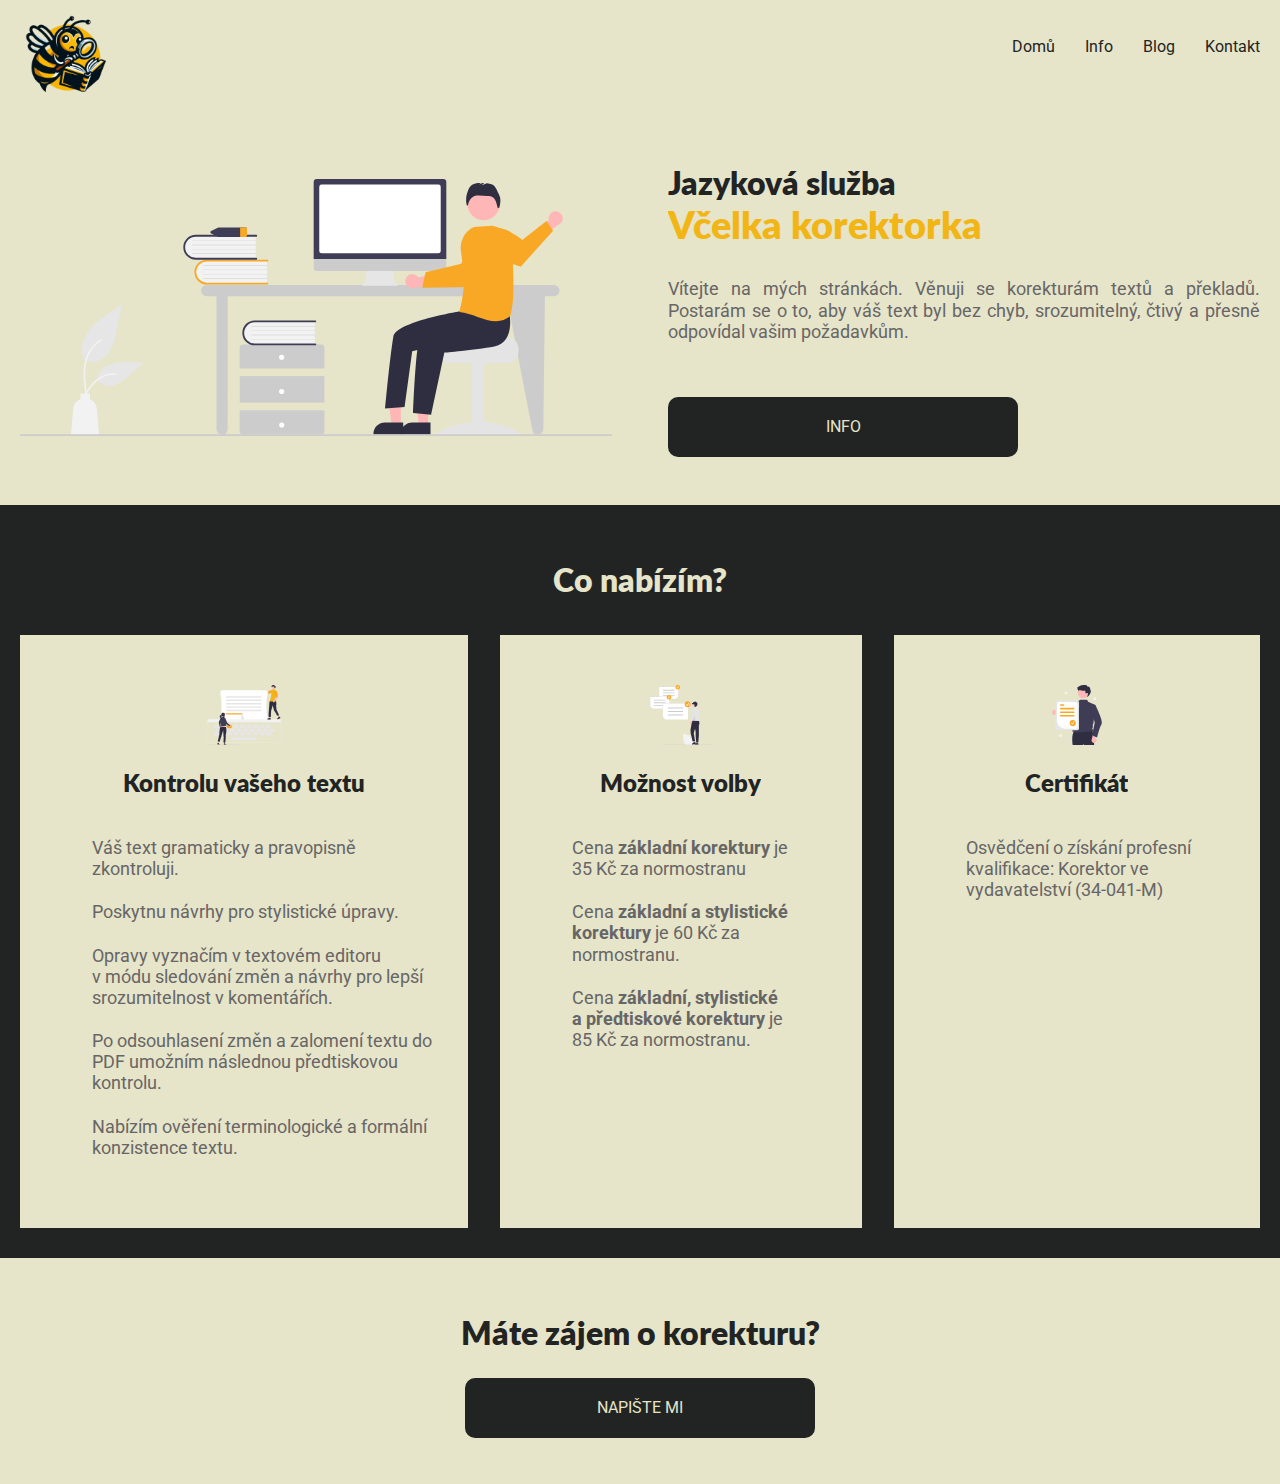
<file: index.html>
<!DOCTYPE html>
<html lang="cs">

<head>
    <!-- Meta informace -->
    <meta charset="UTF-8">
    <meta name="viewport" content="width=device-width, initial-scale=1.0">
    <title>Včelka korektorka</title>
    <!-- Popis -->
    <meta name="description" content="Věnuji se korekturám textů a překladů. Postarám se o to, aby váš text byl bez chyb, srozumitelný, čtivý a přesně odpovídal vašim požadavkům. Ať už potřebujete korekturu diplomové práce, bakalářské práce, odborného textu, webové stránky či jiného dokumentu, jsem tu pro vás.">
    <!-- Klíčová slova -->
    <meta name="keywords" content="Jazykový korektor, korektury textů, úpravy textů, gramatická kontrola, stylistická kontrola, český jazyk, profesionální korektury, kontrola pravopisu, editace textů, textové služby, předtiskové korektury.">
    
    
    <!-- Robot -->
    <meta name="robots" content="index,follow">
    <!-- styl -->
    <link rel="stylesheet" href="assets/css/style.css">
    <!-- ikonky -->
    
    <link rel="icon" type="image/x-icon" href="./assets/images/logo.ico"/>
<link rel="shortcut icon" href="./assets/images/logo.ico" />
<link rel="apple-touch-icon" sizes="180x180" href="./assets/images/logo.ico" />
<meta name="apple-mobile-web-app-title" content="Včelka korektorka" />
</head>

<body>
    <!-- Kontejner pro pozdrav -->
    <div class="container light header--sticky">
        <header>
            <div id="logo">
                <img class="logo__img" src="assets/images/logo_vcely.png" alt="Logo">
            </div>
            <nav>
                <ul>
                    <li><a href="index.html">Domů</a></li>
                    <li><a href="info.html">Info</a></li>
                    <li><a href="blog.html">Blog</a></li>
                    <li><a href="kontakt.html">Kontakt</a></li>
                </ul>
            </nav>
        </header>
    </div>

    <!-- Tělo stránky -->
    <main>
        <!-- První kontejner-->
        <div class="container light">

            <!-- Úvodní sekce -->
            <section id="uvod" class="light">
                <div id="uvod__obrazek">
                    <img src="./assets/images/vitejte.svg" alt="Úvodní obrázek">
                </div>
                <div class="uvod__text">

                    <h1>Jazyková služba <span>Včelka&nbsp;korektorka</span></h1>
                    <p>
                        Vítejte na mých stránkách.
                        Věnuji se korekturám textů a&nbsp;překladů. Postarám se o&nbsp;to, aby váš text byl bez chyb, srozumitelný, čtivý a&nbsp;přesně odpovídal vašim požadavkům. </p>
                    
                    <br>
                    <p>
                        <a class="button" href="blog.html">Info</a>
                    </p>
                </div>
            </section>



        </div>
        <!-- Konec prvního kontejneru -->

        <!-- Druhý kontejner -->
        <div class="container dark">
            <section class="comumime">
                <h2>Co nabízím?</h2>

                <!-- Nový box dovednosti, který má v sobě jen 3 bílé boxy s obsahem -->
                <div class="dovednosti">
                    <div class="dovednost">
                        <img  id="dovimg1" src="assets/images/dokument_na_klavesnici.svg" alt="Kontrola dokumentu"
                            title="Kontrola dokumentu">
                        <h3>Kontrolu vašeho textu</h3>
                        <ul>
                         <li>Váš text gramaticky a&nbsp;pravopisně zkontroluji.</li>
                         <li>Poskytnu návrhy pro stylistické úpravy.</li>
                         <li>Opravy vyznačím v&nbsp;textovém editoru v&nbsp;módu sledování změn a&nbsp;návrhy pro lepší srozumitelnost v&nbsp;komentářích.</li>
                         <li>Po odsouhlasení změn a&nbsp;zalomení textu do PDF umožním následnou předtiskovou kontrolu.</li>
                         <li>Nabízím ověření terminologické a&nbsp;formální konzistence textu. </li>    
                        </ul>
                    </div>

                    <div class="dovednost">
                        <img id="dovimg2" src="assets/images/na_vyber.svg" alt="Možnost výběru" title="Možnost výběru">
                        <h3>Možnost volby</h3>
                        <ul>
                        <li>Cena <strong>základní korektury</strong> je 35&nbsp;Kč za normostranu </li>
                        <li>Cena <strong>základní a stylistické korektury</strong> je 60&nbsp;Kč za normostranu.</li>
                        <li>Cena <strong>základní, stylistické a&nbsp;předtiskové korektury</strong> je 85&nbsp;Kč za normostranu.</li>
                        </ul>


                    </div>

                    <div class="dovednost">
                        <img src="assets/images/certificate.svg" alt="Certifikát" title="Certifikát">
                        <h3>Certifikát</h3>
                        <ul>
                            <li>Osvědčení o získání profesní kvalifikace: Korektor ve vydavatelství (34-041-M)</li>
                        </ul>
                    </div>
                </div>
            </section>
        </div>
        <!-- Konec druhého kontejneru -->

        <!-- Třetí kontejner -->
        <div class="container light">
            <section id="napismi" class="light">
                <h2>Máte zájem o&nbsp;korekturu?</h2>
                <p>
                    <a class="button" href="kontakt.html">Napište mi</a>
                </p>
            </section>
        </div>
        <!-- Konec třetího kontejneru -->

    </main>
    <!-- Konec těla stránky -->
</body>

</html>
</file>
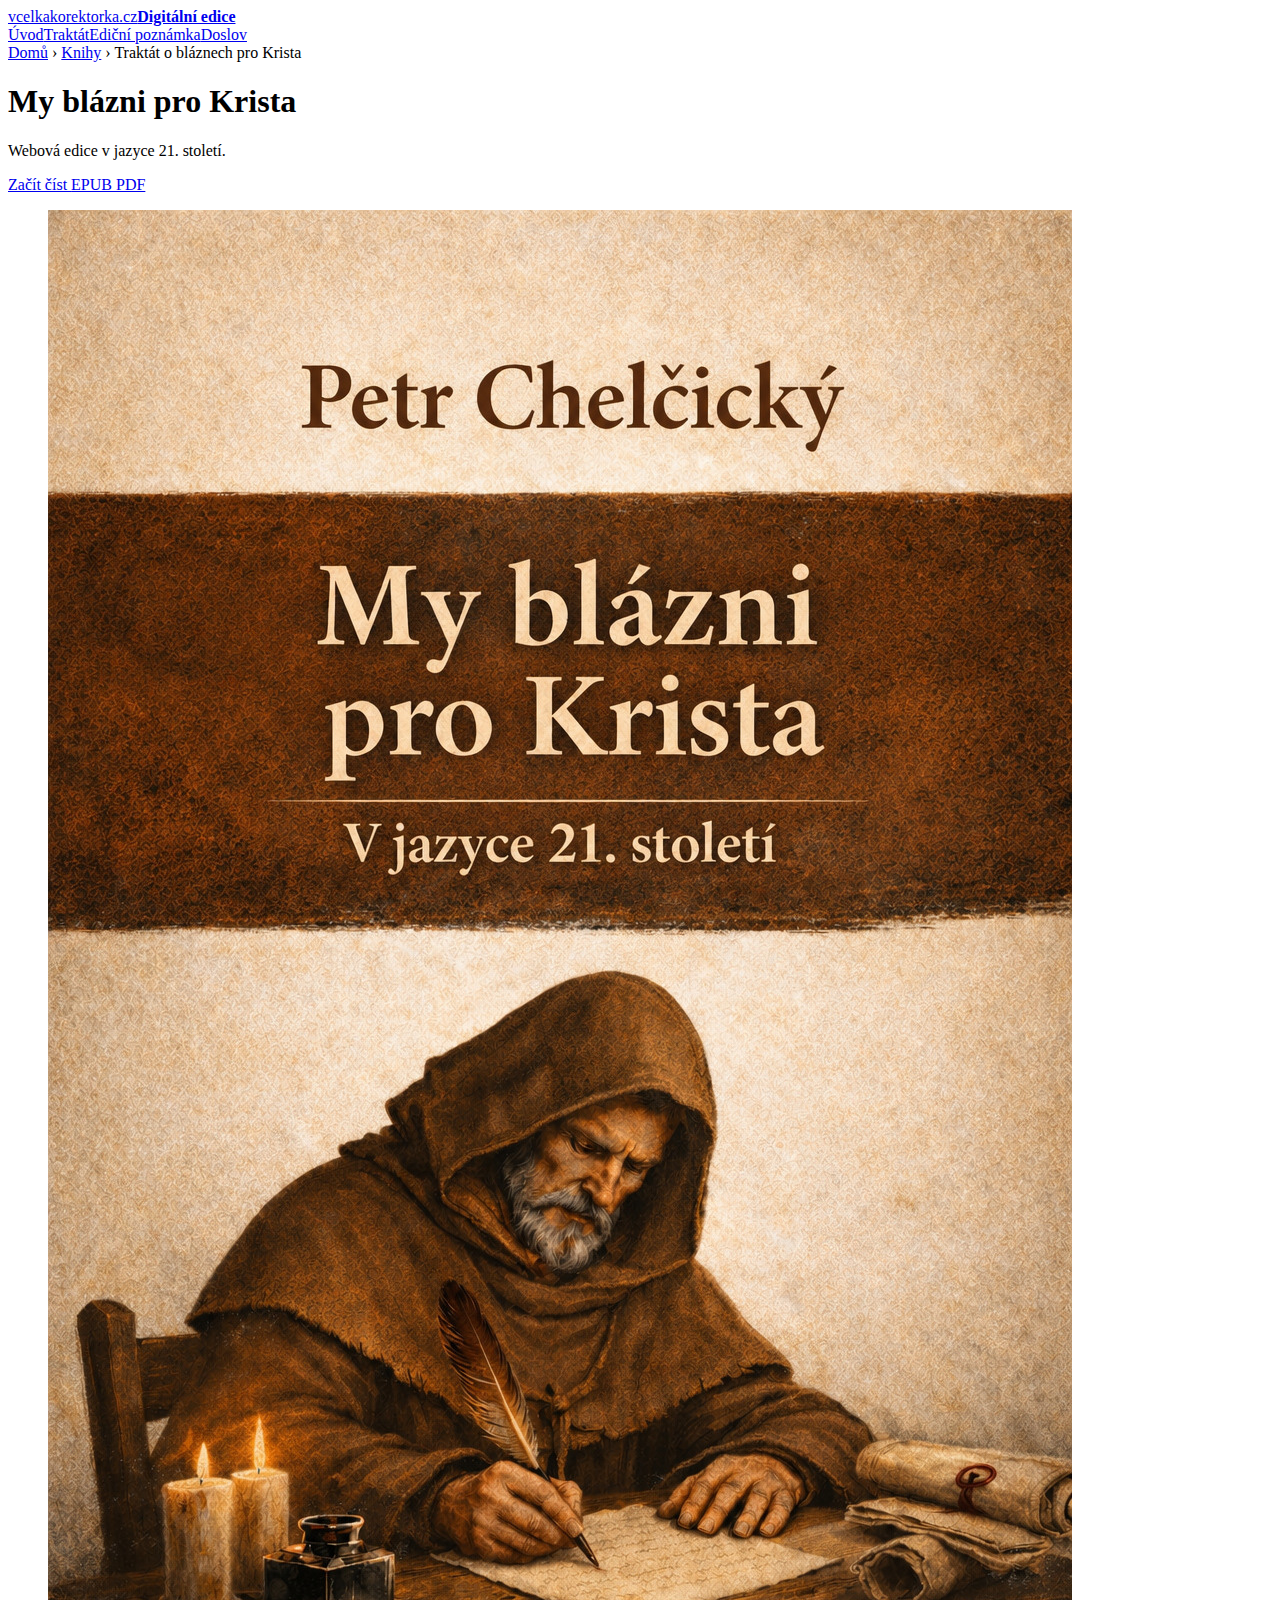
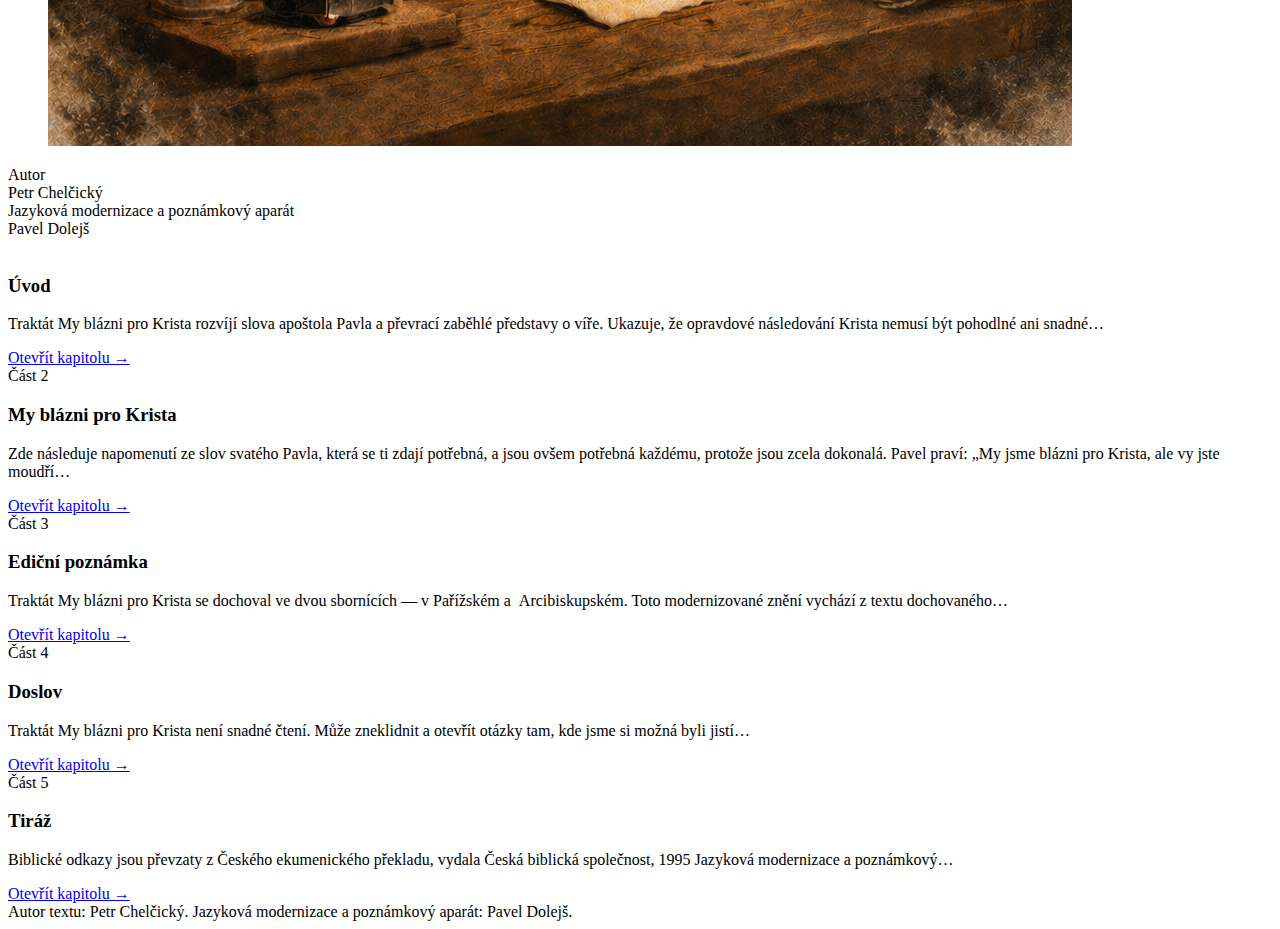
<file: o-blaznech-pro-krista/index.html>
<!doctype html>
<html lang="cs">
<head>
  <meta charset="utf-8" />
  <meta name="viewport" content="width=device-width, initial-scale=1" />
  <title>My blázni pro Krista | Petr Chelčický</title>
  <meta name="author" content="Petr Chelčický">
  <meta name="keywords" content="Petr Chelčický, traktát, O bláznech pro Krista, digitální edice, staročeský text">
  <meta name="description" content="Digitální edice knihy My blázni pro Krista v jazykově modernizované podobě pro současné čtenáře." />
  <meta name="robots" content="index,follow">
  <meta property="og:type" content="article">
  <meta property="og:title" content="My blázni pro Krista">
  <meta property="og:description" content="Digitální edice staročeského traktátu Petra Chelčického v jazykově modernizované podobě.">
  <meta property="og:url" content="https://vcelkakorektorka.cz/o-blaznech-pro-krista/">
  <meta property="og:image" content="https://vcelkakorektorka.cz/o-blaznech-pro-krista/assets/images/petr-o-blaznech-pro-krista.jpeg">
  <meta property="og:locale" content="cs_CZ">
  <meta property="og:site_name" content="Včelka korektorka">
  <meta name="twitter:card" content="summary_large_image">
  <meta name="twitter:title" content="My blázni pro Krista">
  <meta name="twitter:description" content="Digitální edice traktátu Petra Chelčického v jazykově modernizované podobě.">
  <meta name="twitter:image" content="https://vcelkakorektorka.cz/o-blaznech-pro-krista/assets/images/petr-o-blaznech-pro-krista.jpeg">
  <meta name="citation_title" content="My blázni pro Krista">
  <meta name="citation_author" content="Petr Chelčický">
  <meta name="citation_editor" content="Pavel Dolejš">
  <meta name="citation_language" content="cs">
  <meta name="citation_public_url" content="https://vcelkakorektorka.cz/o-blaznech-pro-krista/">
  <meta name="citation_date" content="2026">
  <link rel="stylesheet" href="https://vcelkakorektorka.cz/o-blaznech-pro-krista/assets/styles.css" />
  <link rel="canonical"
href="https://vcelkakorektorka.cz/o-blaznech-pro-krista/">

<script type="application/ld+json">
{
"@context": "https://schema.org",
"@type": "Book",
"name": "Traktát o bláznech pro Krista",
"alternateName": "My blázni pro Krista",
"url": "https://vcelkakorektorka.cz/o-blaznech-pro-krista/",
"inLanguage": "cs",




"description": "Digitální edice staročeského traktátu Petra Chelčického v jazykově modernizované podobě pro současné čtenáře.",
"isBasedOn": {
  "@type": "CreativeWork",
  "name": "staročeský traktát Petra Chelčického"
},
"genre": [
"historická literatura",
"náboženská literatura",
"česká středověká literatura"
],

"author": {
"@type": "Person",
"name": "Petr Chelčický"
},

"editor": {
"@type": "Person",
"name": "Pavel Dolejš"
},

"publisher": {
"@type": "Organization",
"name": "Včelka korektorka",
"url": "https://vcelkakorektorka.cz/"
},

"isAccessibleForFree": true,
"bookFormat": "https://schema.org/EBook",

"exampleOfWork": {
  "@type": "CreativeWork",
  "name": "Traktát o bláznech pro Krista",
  "author": {
    "@type": "Person",
    "name": "Petr Chelčický"
  },
  "inLanguage": "odc",
  "description": "Původní staročeské dílo, z něhož tato digitální edice vychází."
},

"translationOfWork": {
  "@type": "CreativeWork",
  "name": "My blázni pro Krista",
  "inLanguage": "odc"


}

"hasPart": [
    {
      "@type": "Chapter",
      "position": 1,
      "name": "Úvod",
      "url": "https://vcelkakorektorka.cz/o-blaznech-pro-krista/uvod.html"
    },
    {
      "@type": "Chapter",
      "position": 2,
      "name": "Řeč o milování Boha",
      "url": "https://vcelkakorektorka.cz/o-blaznech-pro-krista/traktat.html"
    },
    {
      "@type": "Chapter",
      "position": 3,
      "name": "Ediční poznámka",
      "url": "https://vcelkakorektorka.cz/o-blaznech-pro-krista/edicni-poznamka.html"
    },
    {
      "@type": "Chapter",
      "position": 4,
      "name": "Doslov",
      "url": "https://vcelkakorektorka.cz/o-blaznech-pro-krista/doslov.html"
    },
    {
      "@type": "Chapter",
      "position": 5,
      "name": "Tiráž",
      "url": "https://vcelkakorektorka.cz/o-blaznech-pro-krista/tiraz.html"
    }
  ]
}


</script>

<script type="application/ld+json">
{
"@context": "https://schema.org",
"@type": "BreadcrumbList",
"itemListElement": [
{
"@type": "ListItem",
"position": 1,
"name": "Domů",
"item": "https://vcelkakorektorka.cz/"
},
{
"@type": "ListItem",
"position": 2,
"name": "Digitální edice",
"item": "https://vcelkakorektorka.cz/traktaty.html"
},
{
"@type": "ListItem",
"position": 3,
"name": "Traktát o milování Boha",
"item": "https://vcelkakorektorka.cz/o-blaznech-pro-krista/"
}
]
}
</script>

<script type="application/ld+json">
{
  "@context": "https://schema.org",
  "@type": "ItemList",
  "name": "Obsah knihy",
  "itemListElement": [
    {
      "@type": "ListItem",
      "position": 1,
      "name": "Úvod",
      "url": "https://vcelkakorektorka.cz/o-blaznech-pro-krista/uvod.html"
    },
    {
      "@type": "ListItem",
      "position": 2,
      "name": "Řeč o milování Boha",
      "url": "https://vcelkakorektorka.cz/o-blaznech-pro-krista/traktat.html"
    },
    {
      "@type": "ListItem",
      "position": 3,
      "name": "Ediční poznámka",
      "url": "https://vcelkakorektorka.cz/o-blaznech-pro-krista/edicni-poznamka.html"
    },
    {
      "@type": "ListItem",
      "position": 4,
      "name": "Doslov",
      "url": "https://vcelkakorektorka.cz/o-blaznech-pro-krista/doslov.html"
    },
    {
      "@type": "ListItem",
      "position": 5,
      "name": "Tiráž",
      "url": "https://vcelkakorektorka.cz/o-blaznech-pro-krista/tiraz.html"
    }
  ]
}
</script>


</head>
<body>
  <header class="site-header">
    <div class="inner">
      <a class="brand" href="https://vcelkakorektorka.cz/">vcelkakorektorka.cz<strong>Digitální edice</strong></a>
      <nav class="top-nav"><a href="uvod.html">Úvod</a><a href="traktat.html">Traktát</a><a href="edicni-poznamka.html">Ediční poznámka</a><a href="doslov.html">Doslov</a></nav>
    </div>
  </header>

<nav class="edition-breadcrumbs" aria-label="Drobečková navigace">
    <a href="../index.html">Domů</a>
    <span class="crumb-sep">›</span>
    <a href="../traktaty.html">Knihy</a>
    <span class="crumb-sep">›</span>
    <span class="current-crumb">Traktát o bláznech pro Krista</span>
</nav>

 
<main>
 
  <div class="card hero-copy">

    <div class="kicker"></div>

    <h1>My blázni pro Krista</h1>

    <p class="lead">
      Webová edice v&nbsp;jazyce 21.&nbsp;století.
    </p>

   <div class="button-row">

<a class="button primary" href="https://vcelkakorektorka.cz/o-blaznech-pro-krista/traktat.html">
Začít číst
</a>

<a class="button secondary"
   href="assets/My blázni pro Krista.epub"
   download="traktat_o_blaznech_pro_krista.epub"
   rel="noopener">
 EPUB
</a>

<a class="button secondary"
   href="assets/My blázni pro Krista.pdf"
   download="traktat_o_blaznech _pro_krista.pdf"
   rel="noopener">
 PDF
</a>


</div>

  </div>
  

    <figure class="card hero-figure">
      <img src="assets/images/petr-o-blaznech-pro-krista.jpeg" alt="Petr Chelčický - My blázni pro Krista, obálka digitální edice" />
    </figure>
  </section>

  <section class="section">
    <div class="meta-grid">
      <div class="card meta-box"><div class="label">Autor</div><div class="value">Petr Chelčický</div></div>
      <div class="card meta-box"><div class="label">Jazyková modernizace a poznámkový aparát</div><div class="value">Pavel Dolejš</div></div>
      
    </div>
  </section>

  <section class="section" id="obsah">
    <div class="chapter-grid">
      <article class="card chapter-card">
      <div class="eyebrow"></div> 
      <h3>Úvod</h3>
      <p>Traktát My blázni pro Krista rozvíjí  slova apoštola Pavla a&#160;převrací zaběhlé představy o&#160;víře. Ukazuje, že opravdové následování Krista nemusí být pohodlné ani snadné…</p>
      <a class="chapter-link" href="https://vcelkakorektorka.cz/o-blaznech-pro-krista/uvod.html">Otevřít kapitolu →</a>
    </article>
<article class="card chapter-card">
      <div class="eyebrow">Část 2</div>
      <h3>My blázni pro Krista</h3>
      <p>Zde následuje napomenutí ze slov svatého Pavla, která se ti zdají potřebná, a&#160;jsou ovšem potřebná každému, protože jsou zcela dokonalá. 
         Pavel praví: „My jsme blázni pro Krista, ale vy jste moudří…</p>
      <a class="chapter-link" href="https://vcelkakorektorka.cz/o-blaznech-pro-krista/traktat.html">Otevřít kapitolu →</a>
    </article>
<article class="card chapter-card">
      <div class="eyebrow">Část 3</div>
      <h3>Ediční poznámka</h3> 
      <p>Traktát My blázni pro Krista se dochoval ve dvou sbornících&#160;— v&#160;Pařížském a &#160;Arcibiskupském. Toto modernizované znění vychází z&#160;textu dochovaného…</p>
      <a class="chapter-link" href="https://vcelkakorektorka.cz/o-blaznech-pro-krista/edicni-poznamka.html">Otevřít kapitolu →</a>
    </article>
<article class="card chapter-card">
      <div class="eyebrow">Část 4</div>
      <h3>Doslov</h3>
      <p>Traktát My blázni pro Krista není snadné čtení. Může zneklidnit a&#160;otevřít otázky tam, kde jsme si možná byli jistí…</p>
      <a class="chapter-link" href="https://vcelkakorektorka.cz/o-blaznech-pro-krista/doslov.html">Otevřít kapitolu →</a>
    </article>
<article class="card chapter-card">
      <div class="eyebrow">Část 5</div>
      <h3>Tiráž</h3>
      <p>Biblické odkazy jsou převzaty z Českého ekumenického překladu, vydala Česká biblická společnost, 1995 Jazyková modernizace a poznámkový…</p>
      <a class="chapter-link" href="https://vcelkakorektorka.cz/o-blaznech-pro-krista/tiraz.html">Otevřít kapitolu →</a>
    </article>
    </div>
  </section>



</main>

  <footer class="site-footer">
    Autor textu: Petr Chelčický. Jazyková modernizace a poznámkový aparát: Pavel Dolejš.
  </footer>
</body>
</html>
</file>
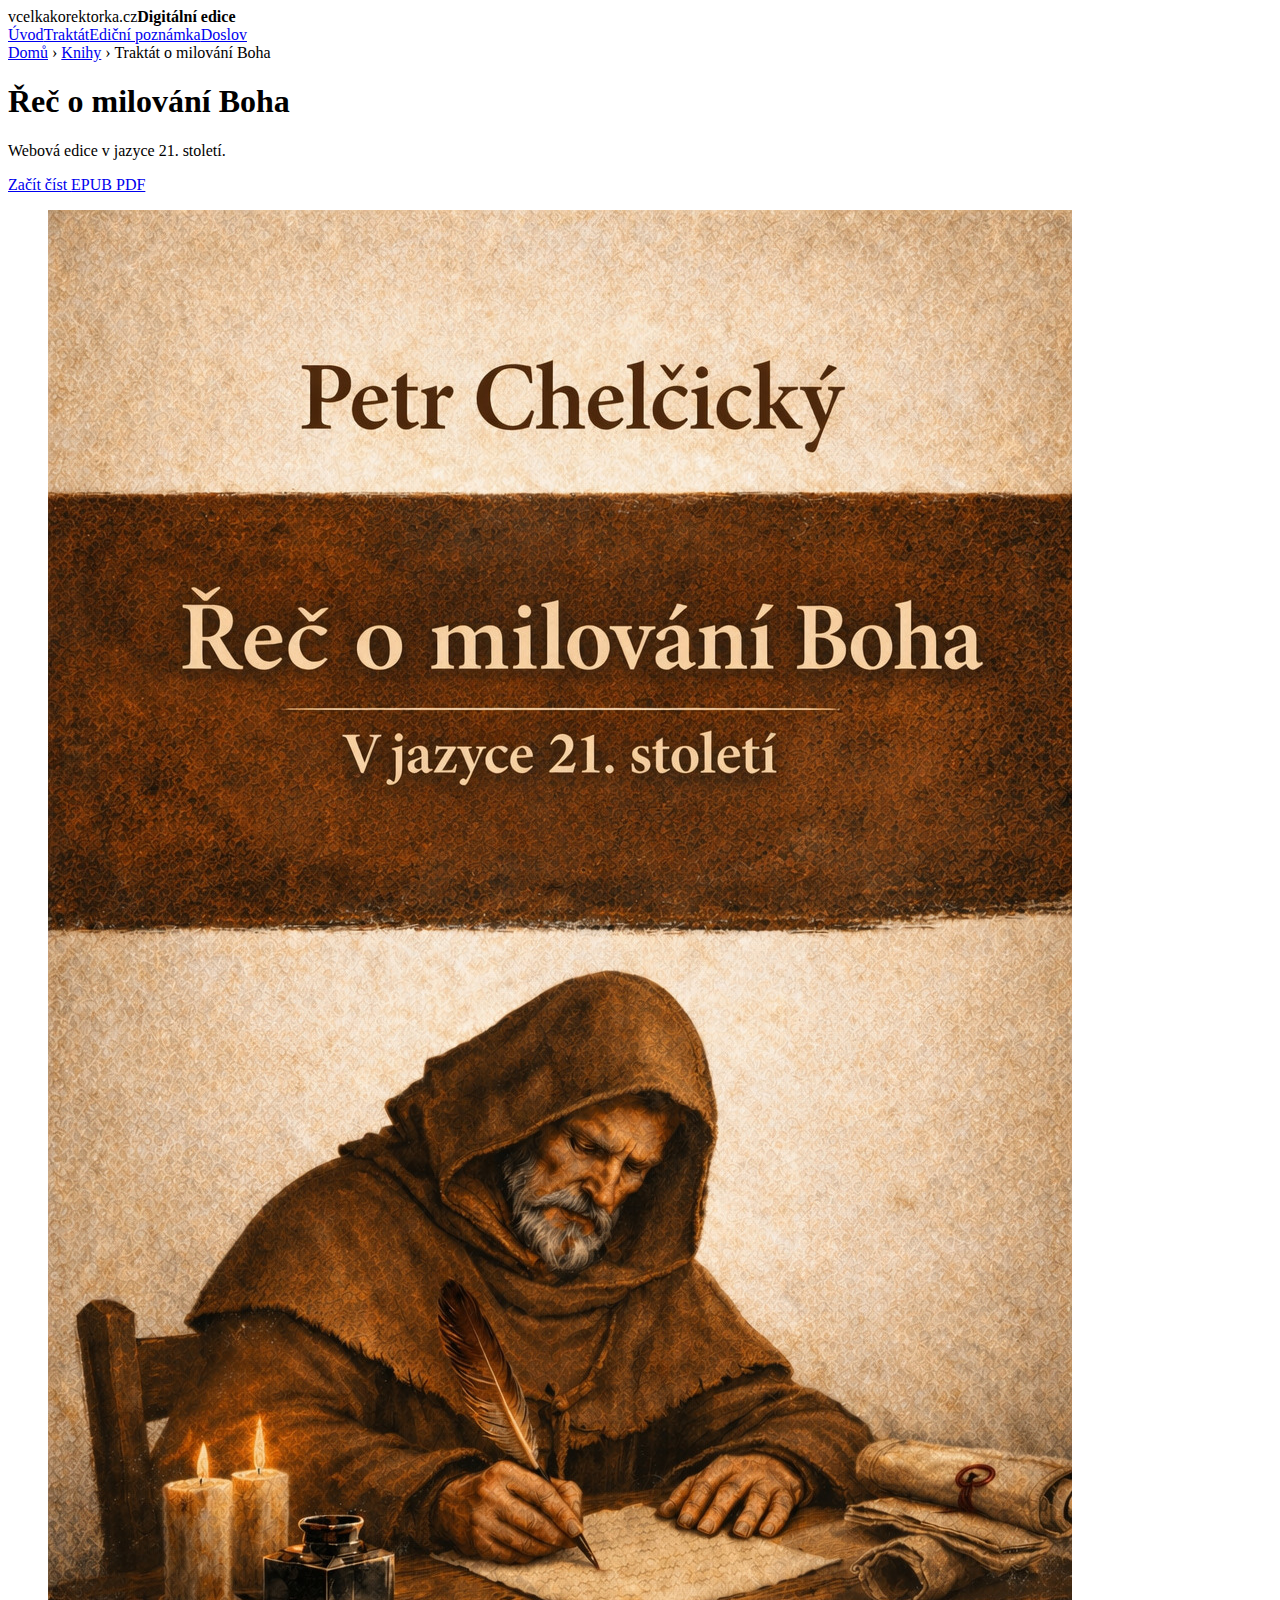
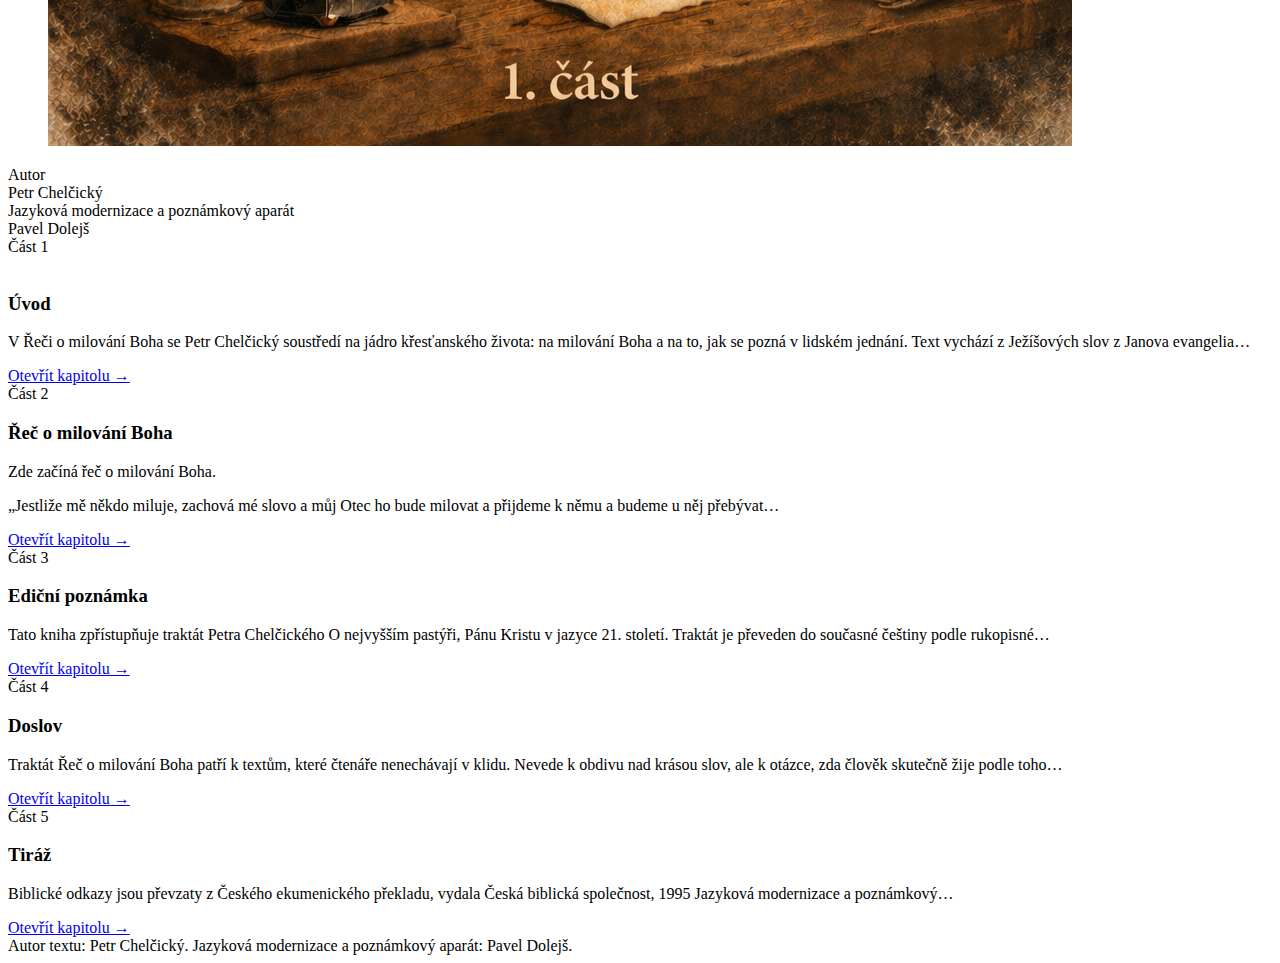
<file: o-milovani-boha/index.html>
<!doctype html>
<html lang="cs">
<head>
  <meta charset="utf-8" />
  <meta name="viewport" content="width=device-width, initial-scale=1" />
  <title>Traktát o milování Boha | Petr Chelčický</title>
  <meta name="author" content="Petr Chelčický">
  <meta name="keywords" content="Petr Chelčický, traktát, O milování Boha, digitální edice, staročeský text">
  <meta name="description" content="Digitální edice knihy Řeč o milování Boha v jazykově modernizované podobě pro současné čtenáře." />
  <meta name="robots" content="index,follow">
  <meta property="og:type" content="article">
  <meta property="og:title" content="Řeč o milování Boha">
  <meta property="og:description" content="Digitální edice staročeského traktátu Petra Chelčického v jazykově modernizované podobě.">
  <meta property="og:url" content="https://vcelkakorektorka.cz/o-milovani-boha/">
  <meta property="og:image" content="https://vcelkakorektorka.cz/o-milovani-boha/assets/images/petr_o_milovani-boha.jpeg">
  <meta property="og:locale" content="cs_CZ">
  <meta property="og:site_name" content="Včelka korektorka">
  <meta name="twitter:card" content="summary_large_image">
  <meta name="twitter:title" content="Řeč o milování Boha">
  <meta name="twitter:description" content="Digitální edice traktátu Petra Chelčického v jazykově modernizované podobě.">
  <meta name="twitter:image" content="https://vcelkakorektorka.cz/o-milovani-boha/assets/images/petr_o_milovani-boha.jpeg">
  <meta name="citation_title" content="Řeč o milování Boha">
  <meta name="citation_author" content="Petr Chelčický">
  <meta name="citation_editor" content="Pavel Dolejš">
  <meta name="citation_language" content="cs">
  <meta name="citation_public_url" content="https://vcelkakorektorka.cz/o-milovani-boha/">
  <meta name="citation_date" content="2026">
  <link rel="stylesheet" href="https://vcelkakorektorka.cz/o-milovani-boha/assets/styles.css" />
  <link rel="canonical"
href="https://vcelkakorektorka.cz/o-milovani-boha/">

<script type="application/ld+json">
{
"@context": "https://schema.org",
"@type": "Book",
"name": "Traktát o milování Boha",
"alternateName": "Řeč o milování Boha",
"url": "https://vcelkakorektorka.cz/o-milovani-boha/",
"inLanguage": "cs",

"description": "Digitální edice staročeského traktátu Petra Chelčického v jazykově modernizované podobě pro současné čtenáře.",
"isBasedOn": {
  "@type": "CreativeWork",
  "name": "staročeský traktát Petra Chelčického"
},
"genre": [
"historická literatura",
"náboženská literatura",
"česká středověká literatura"
],

"author": {
"@type": "Person",
"name": "Petr Chelčický"
},

"editor": {
"@type": "Person",
"name": "Pavel Dolejš"
},

"publisher": {
"@type": "Organization",
"name": "Včelka korektorka",
"url": "https://vcelkakorektorka.cz/"
},

"isAccessibleForFree": true,
"bookFormat": "https://schema.org/EBook",

"exampleOfWork": {
  "@type": "CreativeWork",
  "name": "Traktát o milovani Boha",
  "author": {
    "@type": "Person",
    "name": "Petr Chelčický"
  },
  "inLanguage": "odc",
  "description": "Původní staročeské dílo, z něhož tato digitální edice vychází."
}

}
</script>

<script type="application/ld+json">
{
"@context": "https://schema.org",
"@type": "BreadcrumbList",
"itemListElement": [
{
"@type": "ListItem",
"position": 1,
"name": "Domů",
"item": "https://vcelkakorektorka.cz/"
},
{
"@type": "ListItem",
"position": 2,
"name": "Digitální edice",
"item": "https://vcelkakorektorka.cz/traktaty.html"
},
{
"@type": "ListItem",
"position": 3,
"name": "Traktát o milování Boha",
"item": "https://vcelkakorektorka.cz/o-milovani-boha/"
}
]
}
</script>

<script type="application/ld+json">
{
  "@context": "https://schema.org",
  "@type": "ItemList",
  "name": "Obsah knihy",
  "itemListElement": [
    {
      "@type": "ListItem",
      "position": 1,
      "name": "Úvod",
      "url": "https://vcelkakorektorka.cz/o-milovani-boha/uvod.html"
    },
    {
      "@type": "ListItem",
      "position": 2,
      "name": "Řeč o milování Boha",
      "url": "https://vcelkakorektorka.cz/o-milovani-boha/traktat.html"
    },
    {
      "@type": "ListItem",
      "position": 3,
      "name": "Ediční poznámka",
      "url": "https://vcelkakorektorka.cz/o-milovani-boha/edicni-poznamka.html"
    },
    {
      "@type": "ListItem",
      "position": 4,
      "name": "Doslov",
      "url": "https://vcelkakorektorka.cz/o-milovani-boha/doslov.html"
    },
    {
      "@type": "ListItem",
      "position": 5,
      "name": "Tiráž",
      "url": "https://vcelkakorektorka.cz/o-milovani-boha/tiraz.html"
    }
  ]
}
</script>

<script type="application/ld+json">
{
"@context": "https://schema.org",
"@type": "ScholarlyArticle",

"name": "Řeč o milování Boha",

"author": {
"@type": "Person",
"name": "Petr Chelčický"
},

"editor": {
"@type": "Person",
"name": "Pavel Dolejš"
},

"inLanguage": "cs",

"description": "Digitální edice staročeského traktátu Petra Chelčického v jazykově modernizované podobě s biblickými odkazy a vysvětlivkami.",

"publisher": {
"@type": "Organization",
"name": "Včelka korektorka",
"url": "https://vcelkakorektorka.cz"
},

"datePublished": "2026",

"isAccessibleForFree": true,

"url": "https://vcelkakorektorka.cz/o-milovani-boha/"
}
</script>


</head>
<body>
  <header class="site-header">
    <div class="inner">
      <a class="brand" href="https://vcelkakorektorka.cz/"></a>vcelkakorektorka.cz<strong>Digitální edice</strong></a>
      <nav class="top-nav"><a href="uvod.html">Úvod</a><a href="traktat.html">Traktát</a><a href="edicni-poznamka.html">Ediční poznámka</a><a href="doslov.html">Doslov</a></nav>
    </div>
  </header>

<nav class="edition-breadcrumbs" aria-label="Drobečková navigace">
    <a href="../index.html">Domů</a>
    <span class="crumb-sep">›</span>
    <a href="../traktaty.html">Knihy</a>
    <span class="crumb-sep">›</span>
    <span class="current-crumb">Traktát o milování Boha</span>
</nav>

 
<main>
 
  <div class="card hero-copy">

    <div class="kicker"></div>

    <h1>Řeč o milování Boha</h1>

    <p class="lead">
      Webová edice v&nbsp;jazyce 21.&nbsp;století.
    </p>

   <div class="button-row">

<a class="button primary" href="https://vcelkakorektorka.cz/o-milovani-boha/traktat.html">
Začít číst
</a>

<a class="button secondary"
   href="assets/O milovani Boha - Petr Chelcicky.epub"
   download="traktat_o_milovani_boha.epub"
   rel="noopener">
 EPUB
</a>

<a class="button secondary"
   href="assets/O milovani Boha - Petr Chelcicky.pdf"
   download="traktat_o_milovani_boha.pdf"
   rel="noopener">
 PDF
</a>


</div>

  </div>
  

    <figure class="card hero-figure">
      <img src="assets/images/petr-o-milovani-boha.jpeg" alt="Obálkový obraz k traktátu Řeč o milování Boha" />
    </figure>
  </section>

  <section class="section">
    <div class="meta-grid">
      <div class="card meta-box"><div class="label">Autor</div><div class="value">Petr Chelčický</div></div>
      <div class="card meta-box"><div class="label">Jazyková modernizace a poznámkový aparát</div><div class="value">Pavel Dolejš</div></div>
      
    </div>
  </section>

  <section class="section" id="obsah">
    <div class="chapter-grid">
      <article class="card chapter-card">
      <div class="eyebrow">Část 1</div> 
      <h3>Úvod</h3>
      <p>V Řeči o milování Boha se Petr Chelčický soustředí na jádro křesťanského života: na milování Boha a na to, jak se pozná v lidském jednání.
Text vychází z Ježíšových slov z Janova evangelia…</p>
      <a class="chapter-link" href="uvod.html">Otevřít kapitolu →</a>
    </article>
<article class="card chapter-card">
      <div class="eyebrow">Část 2</div>
      <h3>Řeč o milování Boha</h3>
      <p>Zde začíná řeč o&#160;milování Boha.</p>
      <p>„Jestliže mě někdo miluje, zachová mé slovo a&#160;můj Otec ho bude milovat a&#160;přijdeme
k&#160;němu a&#160;budeme u&#160;něj přebývat…</p>
      <a class="chapter-link" href="https://vcelkakorektorka.cz/o-milovani-boha/traktat.html">Otevřít kapitolu →</a>
    </article>
<article class="card chapter-card">
      <div class="eyebrow">Část 3</div>
      <h3>Ediční poznámka</h3> 
      <p>Tato kniha zpřístupňuje traktát Petra Chelčického O nejvyšším pastýři, Pánu Kristu v jazyce 21. století. Traktát je převeden do současné češtiny podle rukopisné…</p>
      <a class="chapter-link" href="edicni-poznamka.html">Otevřít kapitolu →</a>
    </article>
<article class="card chapter-card">
      <div class="eyebrow">Část 4</div>
      <h3>Doslov</h3>
      <p>Traktát Řeč o&#160;milování Boha patří k&#160;textům, které čtenáře nenechávají v&#160;klidu. Nevede k&#160;obdivu nad krásou slov, ale k&#160;otázce, zda člověk skutečně žije podle toho…</p>
      <a class="chapter-link" href="doslov.html">Otevřít kapitolu →</a>
    </article>
<article class="card chapter-card">
      <div class="eyebrow">Část 5</div>
      <h3>Tiráž</h3>
      <p>Biblické odkazy jsou převzaty z Českého ekumenického překladu, vydala Česká biblická společnost, 1995 Jazyková modernizace a poznámkový…</p>
      <a class="chapter-link" href="tiraz.html">Otevřít kapitolu →</a>
    </article>
    </div>
  </section>



</main>

  <footer class="site-footer">
    Autor textu: Petr Chelčický. Jazyková modernizace a poznámkový aparát: Pavel Dolejš.
  </footer>
</body>
</html>
</file>
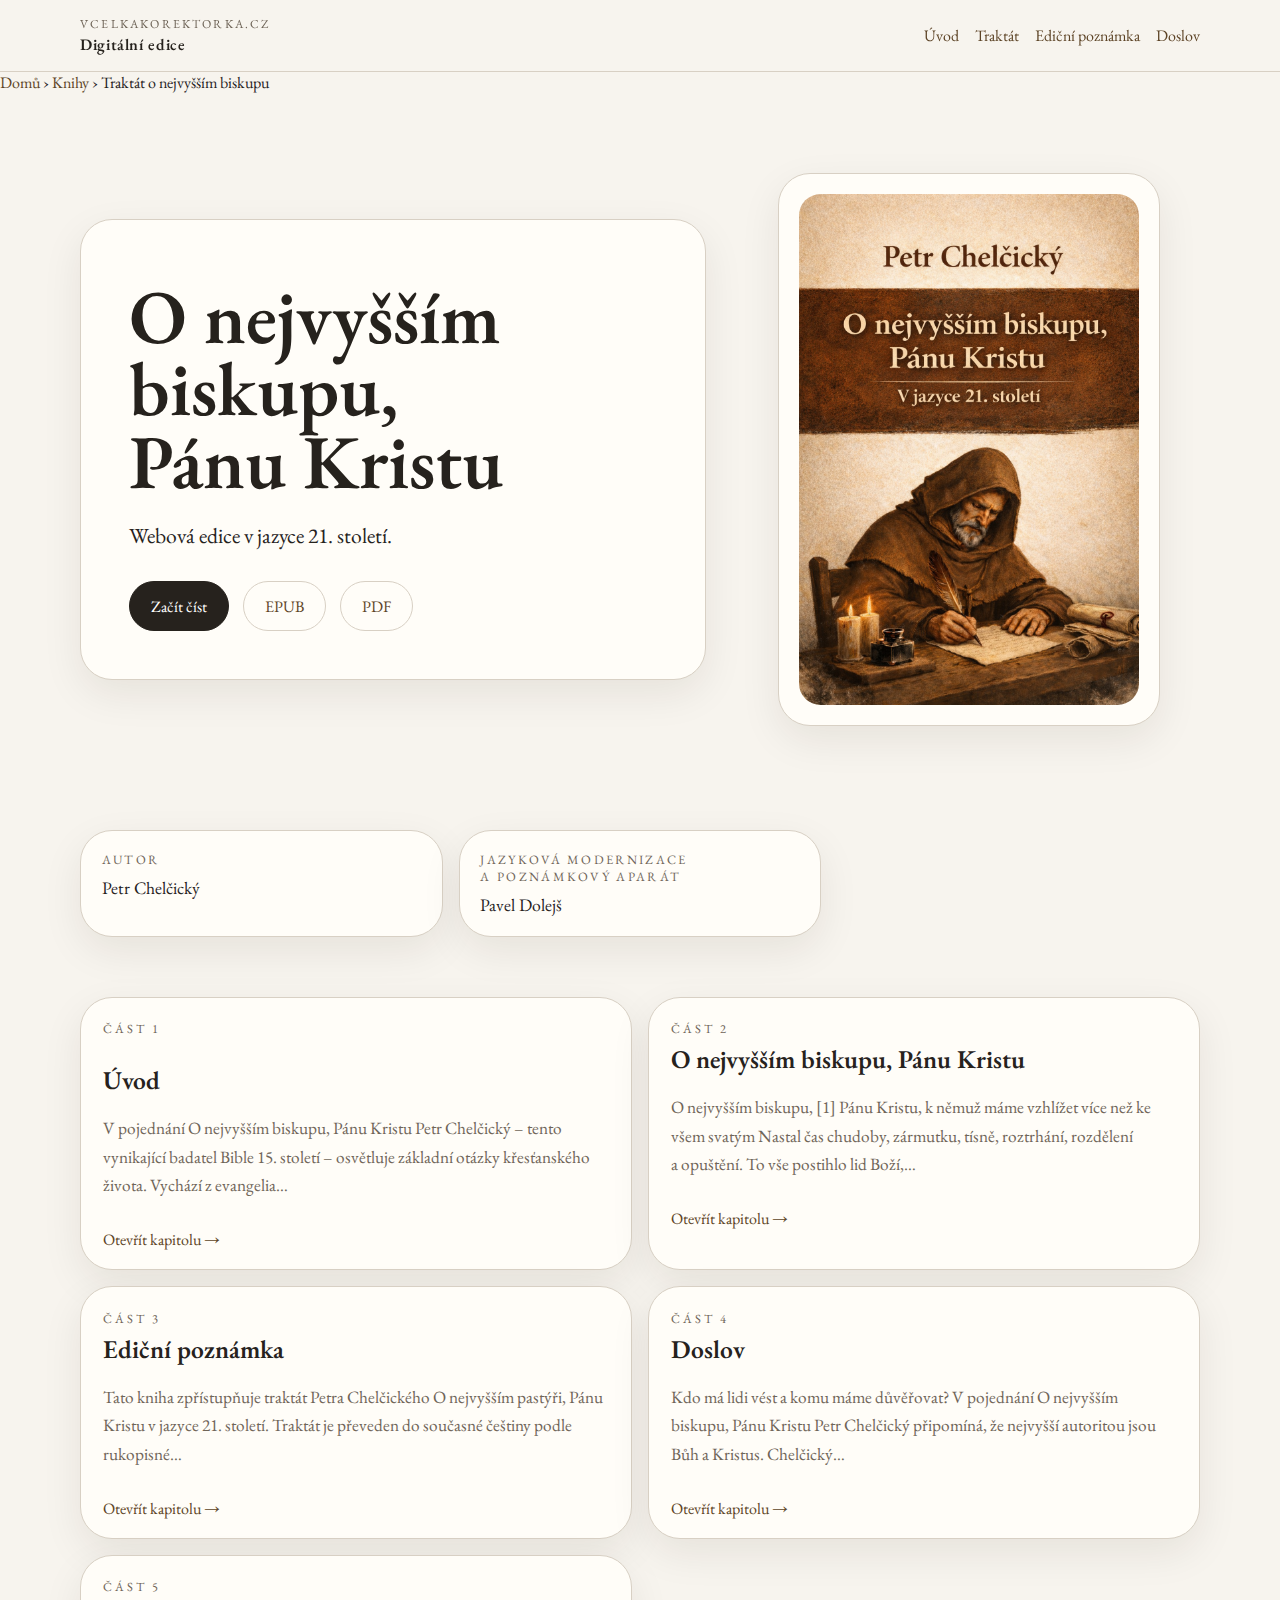
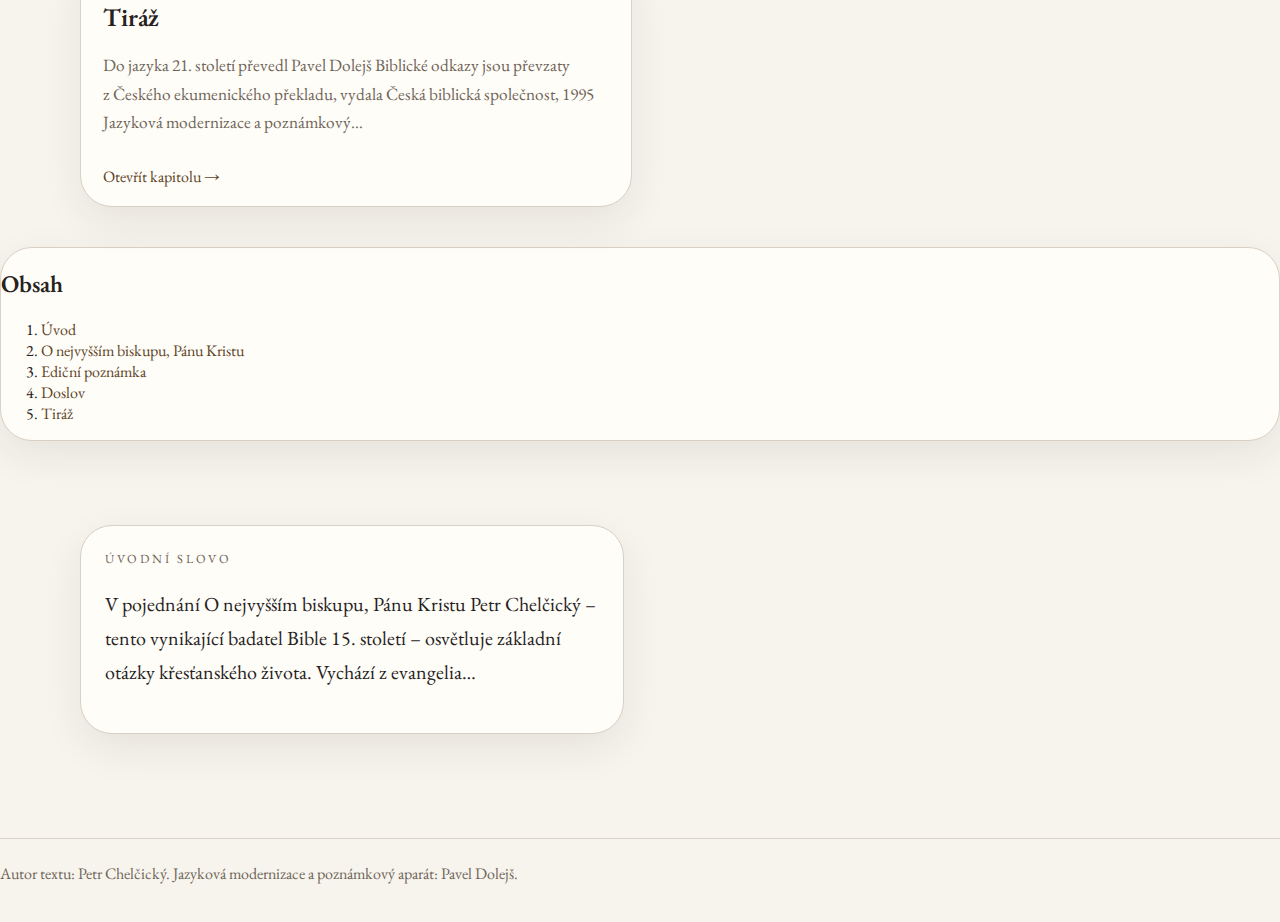
<file: o-nejvyssim-biskupu/index.html>
<!doctype html>
<html lang="cs">
<head>
  <meta charset="utf-8" />
  <meta name="viewport" content="width=device-width, initial-scale=1" />
  <title>Traktát o nejvyšším biskupu | Petr Chelčický</title>
  <meta name="description" content="Digitální edice knihy O nejvyšším biskupu, Pánu Kristu v jazykově modernizované podobě pro současné čtenáře." />
  <meta name="robots" content="index,follow">
  <meta property="og:type" content="book">
  <meta property="og:title" content="O nejvyšším biskupu, Pánu Kristu">
  <meta property="og:description" content="Digitální edice staročeského traktátu Petra Chelčického v jazykově modernizované podobě.">
  <meta property="og:url" content="https://vcelkakorektorka.cz/o-nejvyssim-biskupu/">
  <meta property="og:image" content="https://vcelkakorektorka.cz/o-nejvyssim-biskupu/assets/images/petr_o_kristu.jpeg">
  <meta property="og:locale" content="cs_CZ">
  <meta property="og:site_name" content="Včelka korektorka">
  <meta name="twitter:card" content="summary_large_image">
  <meta name="twitter:title" content="O nejvyšším biskupu, Pánu Kristu">
  <meta name="twitter:description" content="Digitální edice traktátu Petra Chelčického v jazykově modernizované podobě.">
  <meta name="twitter:image" content="https://vcelkakorektorka.cz/o-nejvyssim-biskupu/assets/images/petr_o_kristu.jpeg">
  <meta name="citation_title" content="O nejvyšším biskupu, Pánu Kristu">
  <meta name="citation_author" content="Petr Chelčický">
  <meta name="citation_editor" content="Pavel Dolejš">
  <meta name="citation_language" content="cs">
  <meta name="citation_public_url" content="https://vcelkakorektorka.cz/o-nejvyssim-biskupu/">
  <meta name="citation_date" content="2026">
  <link rel="stylesheet" href="assets/styles.css" />
  <link rel="canonical"
href="https://vcelkakorektorka.cz/o-nejvyssim-biskupu/">

<script type="application/ld+json">
{
"@context": "https://schema.org",
"@type": "Book",
"name": "Traktát o nejvyšším biskupu",
"alternateName": "O nejvyšším biskupu, Pánu Kristu",
"url": "https://vcelkakorektorka.cz/o-nejvyssim-biskupu/",
"inLanguage": "cs",

"description": "Digitální edice staročeského traktátu Petra Chelčického v jazykově modernizované podobě pro současné čtenáře.",
"isBasedOn": {
  "@type": "CreativeWork",
  "name": "staročeský traktát Petra Chelčického"
}
"genre": [
"historická literatura",
"náboženská literatura",
"česká středověká literatura"
],

"author": {
"@type": "Person",
"name": "Petr Chelčický"
},

"editor": {
"@type": "Person",
"name": "Pavel Dolejš"
},

"publisher": {
"@type": "Organization",
"name": "Včelka korektorka",
"url": "https://vcelkakorektorka.cz/"
},

"isAccessibleForFree": true,
"bookFormat": "https://schema.org/EBook",

"exampleOfWork": {
  "@type": "CreativeWork",
  "name": "Traktát o nejvyšším biskupu",
  "author": {
    "@type": "Person",
    "name": "Petr Chelčický"
  },
  "inLanguage": "odc",
  "description": "Původní staročeské dílo, z něhož tato digitální edice vychází."
}

}
</script>

<script type="application/ld+json">
{
"@context": "https://schema.org",
"@type": "BreadcrumbList",
"itemListElement": [
{
"@type": "ListItem",
"position": 1,
"name": "Domů",
"item": "https://vcelkakorektorka.cz/"
},
{
"@type": "ListItem",
"position": 2,
"name": "Digitální edice",
"item": "https://vcelkakorektorka.cz/"
},
{
"@type": "ListItem",
"position": 3,
"name": "Traktát o nejvyšším biskupu",
"item": "https://vcelkakorektorka.cz/o-nejvyssim-biskupu/"
}
]
}
</script>

<script type="application/ld+json">
{
  "@context": "https://schema.org",
  "@type": "ItemList",
  "name": "Obsah knihy",
  "itemListElement": [
    {
      "@type": "ListItem",
      "position": 1,
      "name": "Úvod",
      "url": "https://vcelkakorektorka.cz/o-nejvyssim-biskupu/uvod.html"
    },
    {
      "@type": "ListItem",
      "position": 2,
      "name": "O nejvyšším biskupu, Pánu Kristu",
      "url": "https://vcelkakorektorka.cz/o-nejvyssim-biskupu/traktat.html"
    },
    {
      "@type": "ListItem",
      "position": 3,
      "name": "Ediční poznámka",
      "url": "https://vcelkakorektorka.cz/o-nejvyssim-biskupu/edicni-poznamka.html"
    },
    {
      "@type": "ListItem",
      "position": 4,
      "name": "Doslov",
      "url": "https://vcelkakorektorka.cz/o-nejvyssim-biskupu/doslov.html"
    },
    {
      "@type": "ListItem",
      "position": 5,
      "name": "Tiráž",
      "url": "https://vcelkakorektorka.cz/o-nejvyssim-biskupu/tiraz.html"
    }
  ]
}
</script>

<script type="application/ld+json">
{
"@context": "https://schema.org",
"@type": "ScholarlyArticle",

"name": "O nejvyšším biskupu, Pánu Kristu",

"author": {
"@type": "Person",
"name": "Petr Chelčický"
},

"editor": {
"@type": "Person",
"name": "Pavel Dolejš"
},

"inLanguage": "cs",

"description": "Digitální edice staročeského traktátu Petra Chelčického v jazykově modernizované podobě s biblickými odkazy a vysvětlivkami.",

"publisher": {
"@type": "Organization",
"name": "Včelka korektorka",
"url": "https://vcelkakorektorka.cz"
},

"datePublished": "2026",

"isAccessibleForFree": true,

"url": "https://vcelkakorektorka.cz/o-nejvyssim-biskupu/"
}
</script>


</head>
<body>
  <header class="site-header">
    <div class="inner">
      <a class="brand" href="./../index.html">vcelkakorektorka.cz<strong>Digitální edice</strong></a>
      <nav class="top-nav"><a href="uvod.html">Úvod</a><a href="traktat.html">Traktát</a><a href="edicni-poznamka.html">Ediční poznámka</a><a href="doslov.html">Doslov</a></nav>
    </div>
  </header>

<nav class="edition-breadcrumbs" aria-label="Drobečková navigace">
    <a href="../index.html">Domů</a>
    <span class="crumb-sep">›</span>
    <a href="../traktaty.html">Knihy</a>
    <span class="crumb-sep">›</span>
    <span class="current-crumb">Traktát o nejvyšším biskupu</span>
</nav>

 
<main>
  <section class="hero">
  <div class="card hero-copy">

    <div class="kicker"></div>

    <h1>O&nbsp;nejvyšším biskupu,<br/>Pánu&nbsp;Kristu</h1>

    <p class="lead">
      Webová edice v&nbsp;jazyce 21.&nbsp;století.
    </p>

   <div class="button-row">

<a class="button primary" href="traktat.html">
Začít číst
</a>

<a class="button secondary"
   href="assets/TRAKTAT_O_NEJVYSSIM_BISKUPU.epub"
   download="traktat_o_nejvyssim_biskupu.epub"
   rel="noopener">
 EPUB
</a>

<a class="button secondary"
   href="assets/TRAKTAT_O_NEJVYSSIM_BISKUPU.pdf"
   download="traktat_o_nejvyssim_biskupu.pdf"
   rel="noopener">
 PDF
</a>


</div>

  </div>
  

    <figure class="card hero-figure">
      <img src="assets/images/petr_o_kristu.jpeg" alt="Obálkový obraz k traktátu O nejvyšším biskupu, Pánu Kristu" />
    </figure>
  </section>

  <section class="section">
    <div class="meta-grid">
      <div class="card meta-box"><div class="label">Autor</div><div class="value">Petr Chelčický</div></div>
      <div class="card meta-box"><div class="label">Jazyková modernizace a poznámkový aparát</div><div class="value">Pavel Dolejš</div></div>
      
    </div>
  </section>

  <section class="section" id="obsah">
    <div class="chapter-grid">
      <article class="card chapter-card">
      <div class="eyebrow">Část 1</div> 
      <h3>Úvod</h3>
      <p>V pojednání O nejvyšším biskupu, Pánu Kristu Petr Chelčický – tento vynikající badatel Bible 15. století – osvětluje základní otázky křesťanského života. Vychází z evangelia…</p>
      <a class="chapter-link" href="uvod.html">Otevřít kapitolu →</a>
    </article>
<article class="card chapter-card">
      <div class="eyebrow">Část 2</div>
      <h3>O nejvyšším biskupu, Pánu Kristu</h3>
      <p>O nejvyšším biskupu, [1] Pánu Kristu, k němuž máme vzhlížet více než ke všem svatým Nastal čas chudoby, zármutku, tísně, roztrhání, rozdělení a opuštění. To vše postihlo lid Boží,…</p>
      <a class="chapter-link" href="traktat.html">Otevřít kapitolu →</a>
    </article>
<article class="card chapter-card">
      <div class="eyebrow">Část 3</div>
      <h3>Ediční poznámka</h3> 
      <p>Tato kniha zpřístupňuje traktát Petra Chelčického O nejvyšším pastýři, Pánu Kristu v jazyce 21. století. Traktát je převeden do současné češtiny podle rukopisné…</p>
      <a class="chapter-link" href="edicni-poznamka.html">Otevřít kapitolu →</a>
    </article>
<article class="card chapter-card">
      <div class="eyebrow">Část 4</div>
      <h3>Doslov</h3>
      <p>Kdo má lidi vést a komu máme důvěřovat? V pojednání O nejvyšším biskupu, Pánu Kristu Petr Chelčický připomíná, že nejvyšší autoritou jsou Bůh a Kristus. Chelčický…</p>
      <a class="chapter-link" href="doslov.html">Otevřít kapitolu →</a>
    </article>
<article class="card chapter-card">
      <div class="eyebrow">Část 5</div>
      <h3>Tiráž</h3>
      <p>Do jazyka 21. století převedl Pavel Dolejš Biblické odkazy jsou převzaty z Českého ekumenického překladu, vydala Česká biblická společnost, 1995 Jazyková modernizace a poznámkový…</p>
      <a class="chapter-link" href="tiraz.html">Otevřít kapitolu →</a>
    </article>
    </div>
  </section>


  <nav aria-label="Obsah knihy" class="card toc-nav">
  <h2>Obsah</h2>
  <ol>
    <li><a href="uvod.html">Úvod</a></li>
    <li><a href="traktat.html">O nejvyšším biskupu, Pánu Kristu</a></li>
    <li><a href="edicni-poznamka.html">Ediční poznámka</a></li>
    <li><a href="doslov.html">Doslov</a></li>
    <li><a href="tiraz.html">Tiráž</a></li>
  </ol>
</nav>

  <section class="section">
    <div class="content-wrap" style="grid-template-columns:1fr 1fr;">
      <div class="card quote-box">
        <div class="eyebrow">Úvodní slovo</div>
        <p>V pojednání O nejvyšším biskupu, Pánu Kristu Petr Chelčický – tento vynikající badatel Bible 15. století – osvětluje základní otázky křesťanského života. Vychází z evangelia…</p>
      </div>
      
    </div>
  </section>
</main>

  <footer class="site-footer">Autor textu: Petr Chelčický. Jazyková modernizace a poznámkový aparát: Pavel Dolejš.</div>
  </footer>
</body>
</html>
</file>
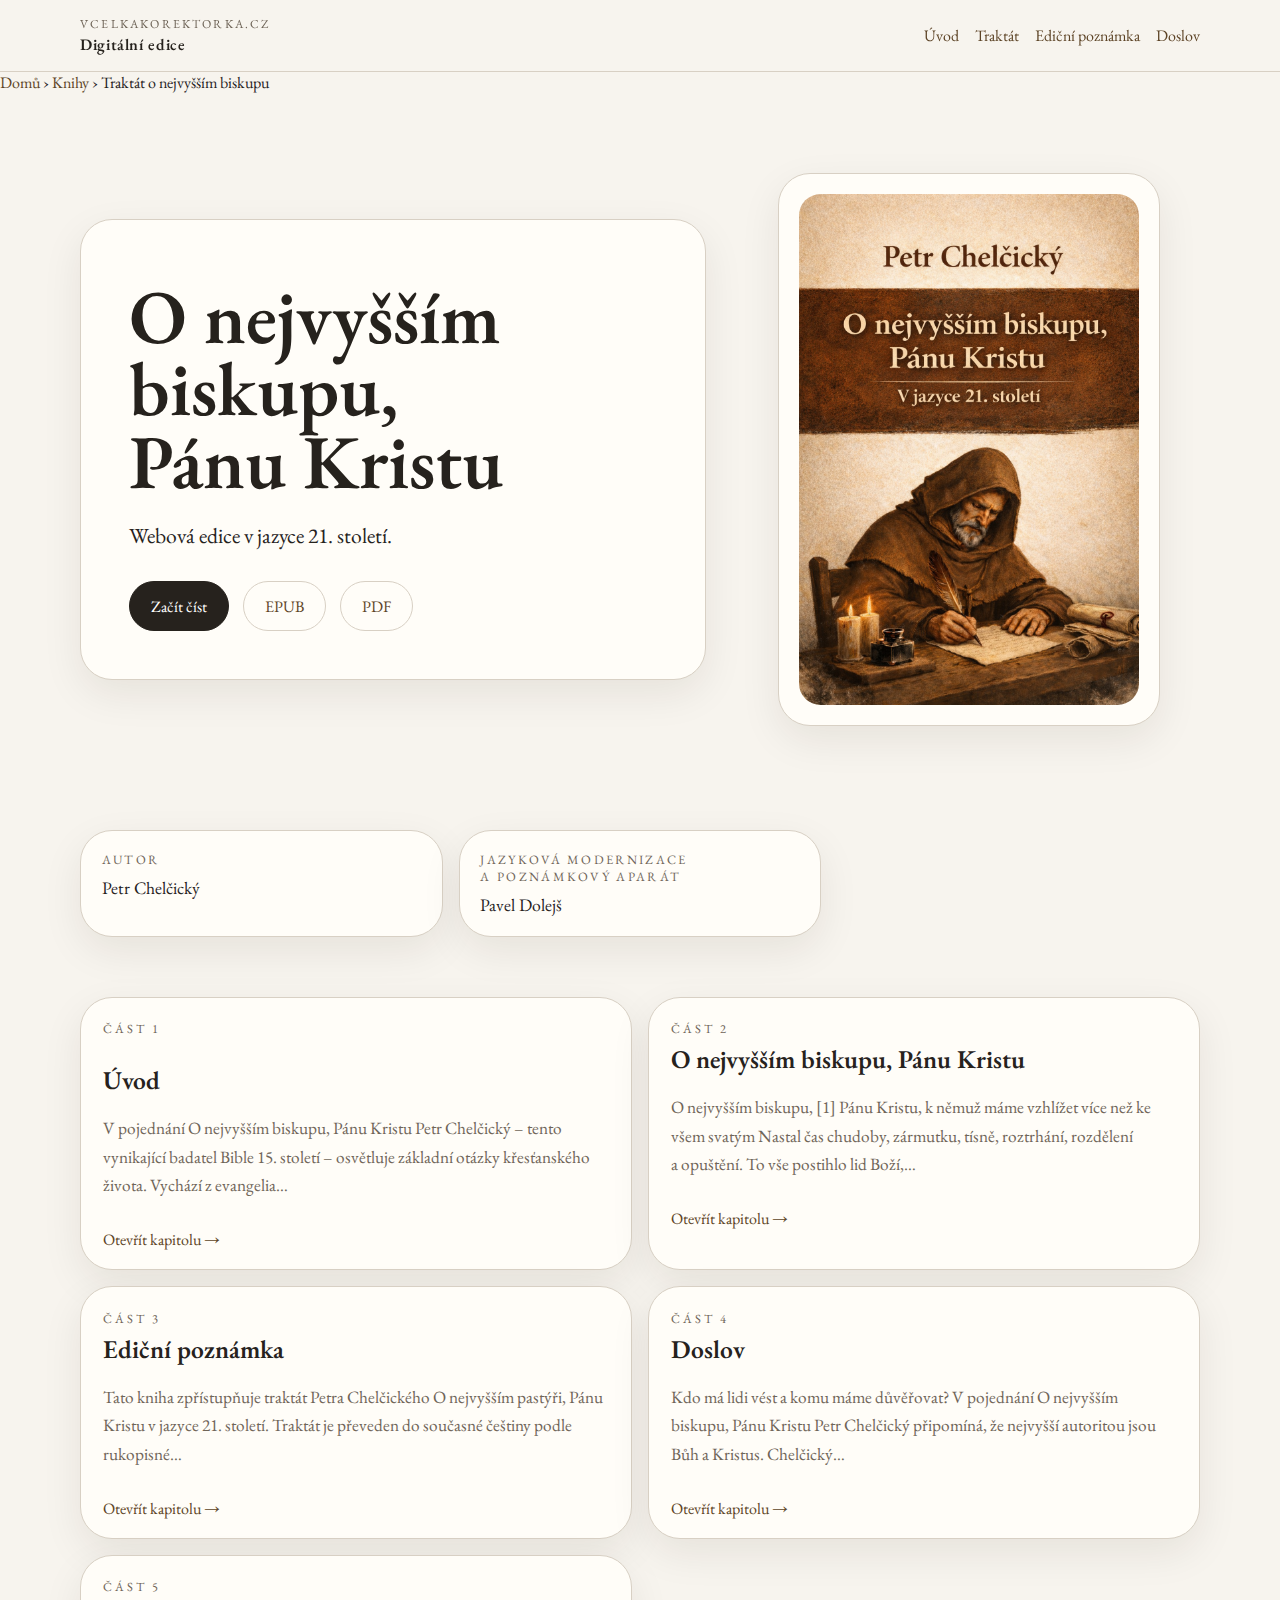
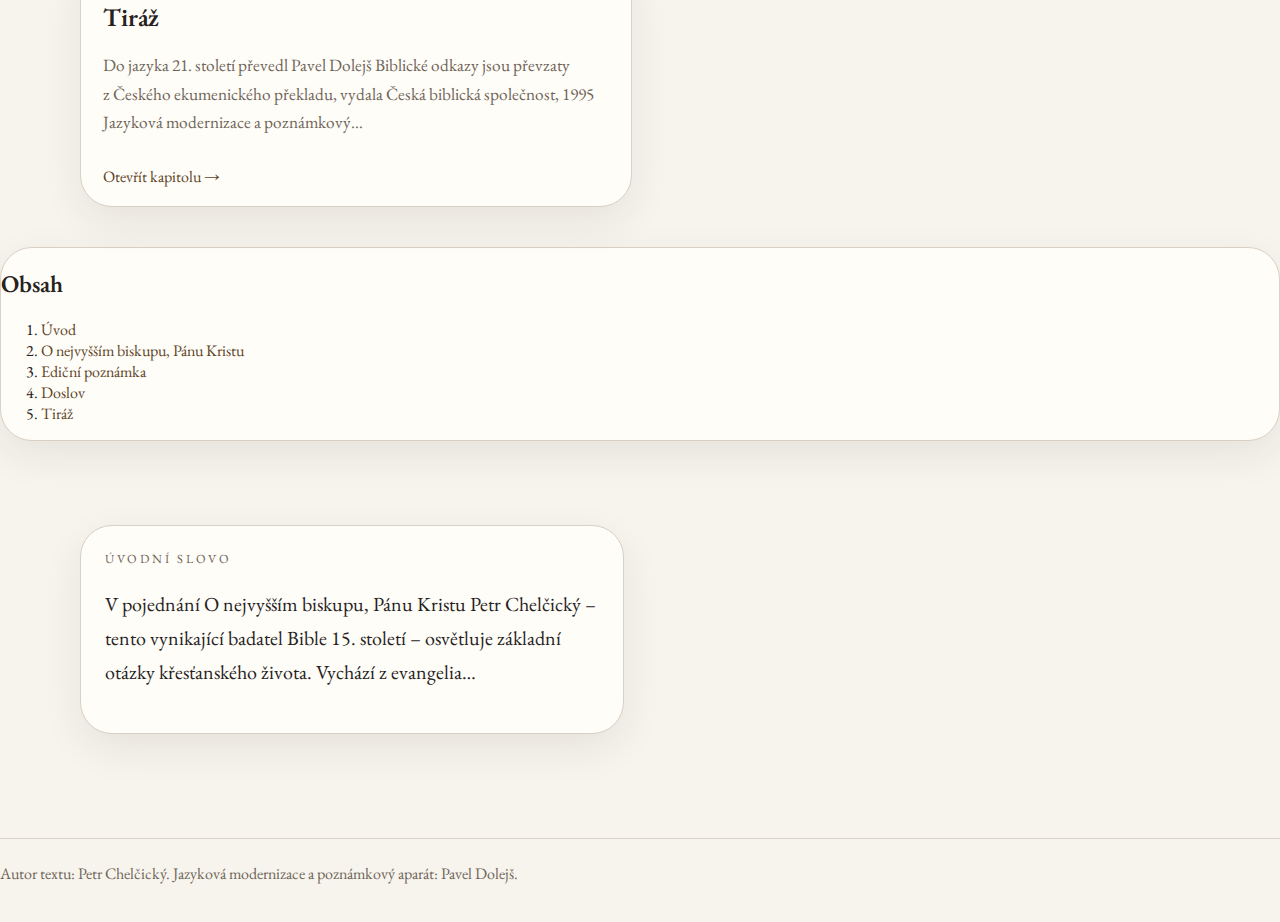
<file: traktat-o-nejvyssim-biskupu/index.html>
<!doctype html>
<html lang="cs">
<head>
  <meta charset="utf-8" />
  <meta name="viewport" content="width=device-width, initial-scale=1" />
  <title>Traktát o nejvyšším biskupu | Petr Chelčický</title>
  <meta name="description" content="Digitální edice knihy O nejvyšším biskupu, Pánu Kristu v jazykově modernizované podobě pro současné čtenáře." />
  <meta name="robots" content="index,follow">
  <meta property="og:type" content="book">
  <meta property="og:title" content="O nejvyšším biskupu, Pánu Kristu">
  <meta property="og:description" content="Digitální edice staročeského traktátu Petra Chelčického v jazykově modernizované podobě.">
  <meta property="og:url" content="https://vcelkakorektorka.cz/traktat-o-nejvyssim-biskupu/">
  <meta property="og:image" content="https://vcelkakorektorka.cz/traktat-o-nejvyssim-biskupu/assets/images/petr_o_kristu.jpeg">
  <meta property="og:locale" content="cs_CZ">
  <meta property="og:site_name" content="Včelka korektorka">
  <meta name="twitter:card" content="summary_large_image">
  <meta name="twitter:title" content="O nejvyšším biskupu, Pánu Kristu">
  <meta name="twitter:description" content="Digitální edice traktátu Petra Chelčického v jazykově modernizované podobě.">
  <meta name="twitter:image" content="https://vcelkakorektorka.cz/traktat-o-nejvyssim-biskupu/assets/images/petr_o_kristu.jpeg">
  <meta name="citation_title" content="O nejvyšším biskupu, Pánu Kristu">
  <meta name="citation_author" content="Petr Chelčický">
  <meta name="citation_editor" content="Pavel Dolejš">
  <meta name="citation_language" content="cs">
  <meta name="citation_public_url" content="https://vcelkakorektorka.cz/traktat-o-nejvyssim-biskupu/">
  <meta name="citation_date" content="2026">
  <link rel="stylesheet" href="assets/styles.css" />
  <link rel="canonical"
href="https://vcelkakorektorka.cz/traktat-o-nejvyssim-biskupu/">

<script type="application/ld+json">
{
"@context": "https://schema.org",
"@type": "Book",
"name": "Traktát o nejvyšším biskupu",
"alternateName": "O nejvyšším biskupu, Pánu Kristu",
"url": "https://vcelkakorektorka.cz/traktat-o-nejvyssim-biskupu/",
"inLanguage": "cs",

"description": "Digitální edice staročeského traktátu Petra Chelčického v jazykově modernizované podobě pro současné čtenáře.",
"isBasedOn": {
  "@type": "CreativeWork",
  "name": "staročeský traktát Petra Chelčického"
}
"genre": [
"historická literatura",
"náboženská literatura",
"česká středověká literatura"
],

"author": {
"@type": "Person",
"name": "Petr Chelčický"
},

"editor": {
"@type": "Person",
"name": "Pavel Dolejš"
},

"publisher": {
"@type": "Organization",
"name": "Včelka korektorka",
"url": "https://vcelkakorektorka.cz/"
},

"isAccessibleForFree": true,
"bookFormat": "https://schema.org/EBook",

"exampleOfWork": {
  "@type": "CreativeWork",
  "name": "Traktát o nejvyšším biskupu",
  "author": {
    "@type": "Person",
    "name": "Petr Chelčický"
  },
  "inLanguage": "odc",
  "description": "Původní staročeské dílo, z něhož tato digitální edice vychází."
}

}
</script>

<script type="application/ld+json">
{
"@context": "https://schema.org",
"@type": "BreadcrumbList",
"itemListElement": [
{
"@type": "ListItem",
"position": 1,
"name": "Domů",
"item": "https://vcelkakorektorka.cz/"
},
{
"@type": "ListItem",
"position": 2,
"name": "Digitální edice",
"item": "https://vcelkakorektorka.cz/"
},
{
"@type": "ListItem",
"position": 3,
"name": "Traktát o nejvyšším biskupu",
"item": "https://vcelkakorektorka.cz/traktat-o-nejvyssim-biskupu/"
}
]
}
</script>

<script type="application/ld+json">
{
  "@context": "https://schema.org",
  "@type": "ItemList",
  "name": "Obsah knihy",
  "itemListElement": [
    {
      "@type": "ListItem",
      "position": 1,
      "name": "Úvod",
      "url": "https://vcelkakorektorka.cz/traktat-o-nejvyssim-biskupu/uvod.html"
    },
    {
      "@type": "ListItem",
      "position": 2,
      "name": "O nejvyšším biskupu, Pánu Kristu",
      "url": "https://vcelkakorektorka.cz/traktat-o-nejvyssim-biskupu/traktat.html"
    },
    {
      "@type": "ListItem",
      "position": 3,
      "name": "Ediční poznámka",
      "url": "https://vcelkakorektorka.cz/traktat-o-nejvyssim-biskupu/edicni-poznamka.html"
    },
    {
      "@type": "ListItem",
      "position": 4,
      "name": "Doslov",
      "url": "https://vcelkakorektorka.cz/traktat-o-nejvyssim-biskupu/doslov.html"
    },
    {
      "@type": "ListItem",
      "position": 5,
      "name": "Tiráž",
      "url": "https://vcelkakorektorka.cz/traktat-o-nejvyssim-biskupu/tiraz.html"
    }
  ]
}
</script>

<script type="application/ld+json">
{
"@context": "https://schema.org",
"@type": "ScholarlyArticle",

"name": "O nejvyšším biskupu, Pánu Kristu",

"author": {
"@type": "Person",
"name": "Petr Chelčický"
},

"editor": {
"@type": "Person",
"name": "Pavel Dolejš"
},

"inLanguage": "cs",

"description": "Digitální edice staročeského traktátu Petra Chelčického v jazykově modernizované podobě s biblickými odkazy a vysvětlivkami.",

"publisher": {
"@type": "Organization",
"name": "Včelka korektorka",
"url": "https://vcelkakorektorka.cz"
},

"datePublished": "2026",

"isAccessibleForFree": true,

"url": "https://vcelkakorektorka.cz/traktat-o-nejvyssim-biskupu/"
}
</script>


</head>
<body>
  <header class="site-header">
    <div class="inner">
      <a class="brand" href="./../index.html">vcelkakorektorka.cz<strong>Digitální edice</strong></a>
      <nav class="top-nav"><a href="uvod.html">Úvod</a><a href="traktat.html">Traktát</a><a href="edicni-poznamka.html">Ediční poznámka</a><a href="doslov.html">Doslov</a></nav>
    </div>
  </header>

<nav class="edition-breadcrumbs" aria-label="Drobečková navigace">
    <a href="../index.html">Domů</a>
    <span class="crumb-sep">›</span>
    <a href="../knihy.html">Knihy</a>
    <span class="crumb-sep">›</span>
    <span class="current-crumb">Traktát o nejvyšším biskupu</span>
</nav>

 
<main>
  <section class="hero">
  <div class="card hero-copy">

    <div class="kicker"></div>

    <h1>O&nbsp;nejvyšším biskupu,<br/>Pánu&nbsp;Kristu</h1>

    <p class="lead">
      Webová edice v&nbsp;jazyce 21.&nbsp;století.
    </p>

   <div class="button-row">

<a class="button primary" href="traktat.html">
Začít číst
</a>

<a class="button secondary"
   href="assets/TRAKTAT_O_NEJVYSSIM_BISKUPU.epub"
   download="traktat_o_nejvyssim_biskupu.epub"
   rel="noopener">
 EPUB
</a>

<a class="button secondary"
   href="assets/TRAKTAT_O_NEJVYSSIM_BISKUPU.pdf"
   download="traktat_o_nejvyssim_biskupu.pdf"
   rel="noopener">
 PDF
</a>


</div>

  </div>
  

    <figure class="card hero-figure">
      <img src="assets/images/petr_o_kristu.jpeg" alt="Obálkový obraz k traktátu O nejvyšším biskupu, Pánu Kristu" />
    </figure>
  </section>

  <section class="section">
    <div class="meta-grid">
      <div class="card meta-box"><div class="label">Autor</div><div class="value">Petr Chelčický</div></div>
      <div class="card meta-box"><div class="label">Jazyková modernizace a poznámkový aparát</div><div class="value">Pavel Dolejš</div></div>
      
    </div>
  </section>

  <section class="section" id="obsah">
    <div class="chapter-grid">
      <article class="card chapter-card">
      <div class="eyebrow">Část 1</div> 
      <h3>Úvod</h3>
      <p>V pojednání O nejvyšším biskupu, Pánu Kristu Petr Chelčický – tento vynikající badatel Bible 15. století – osvětluje základní otázky křesťanského života. Vychází z evangelia…</p>
      <a class="chapter-link" href="uvod.html">Otevřít kapitolu →</a>
    </article>
<article class="card chapter-card">
      <div class="eyebrow">Část 2</div>
      <h3>O nejvyšším biskupu, Pánu Kristu</h3>
      <p>O nejvyšším biskupu, [1] Pánu Kristu, k němuž máme vzhlížet více než ke všem svatým Nastal čas chudoby, zármutku, tísně, roztrhání, rozdělení a opuštění. To vše postihlo lid Boží,…</p>
      <a class="chapter-link" href="traktat.html">Otevřít kapitolu →</a>
    </article>
<article class="card chapter-card">
      <div class="eyebrow">Část 3</div>
      <h3>Ediční poznámka</h3> 
      <p>Tato kniha zpřístupňuje traktát Petra Chelčického O nejvyšším pastýři, Pánu Kristu v jazyce 21. století. Traktát je převeden do současné češtiny podle rukopisné…</p>
      <a class="chapter-link" href="edicni-poznamka.html">Otevřít kapitolu →</a>
    </article>
<article class="card chapter-card">
      <div class="eyebrow">Část 4</div>
      <h3>Doslov</h3>
      <p>Kdo má lidi vést a komu máme důvěřovat? V pojednání O nejvyšším biskupu, Pánu Kristu Petr Chelčický připomíná, že nejvyšší autoritou jsou Bůh a Kristus. Chelčický…</p>
      <a class="chapter-link" href="doslov.html">Otevřít kapitolu →</a>
    </article>
<article class="card chapter-card">
      <div class="eyebrow">Část 5</div>
      <h3>Tiráž</h3>
      <p>Do jazyka 21. století převedl Pavel Dolejš Biblické odkazy jsou převzaty z Českého ekumenického překladu, vydala Česká biblická společnost, 1995 Jazyková modernizace a poznámkový…</p>
      <a class="chapter-link" href="tiraz.html">Otevřít kapitolu →</a>
    </article>
    </div>
  </section>


  <nav aria-label="Obsah knihy" class="card toc-nav">
  <h2>Obsah</h2>
  <ol>
    <li><a href="uvod.html">Úvod</a></li>
    <li><a href="traktat.html">O nejvyšším biskupu, Pánu Kristu</a></li>
    <li><a href="edicni-poznamka.html">Ediční poznámka</a></li>
    <li><a href="doslov.html">Doslov</a></li>
    <li><a href="tiraz.html">Tiráž</a></li>
  </ol>
</nav>

  <section class="section">
    <div class="content-wrap" style="grid-template-columns:1fr 1fr;">
      <div class="card quote-box">
        <div class="eyebrow">Úvodní slovo</div>
        <p>V pojednání O nejvyšším biskupu, Pánu Kristu Petr Chelčický – tento vynikající badatel Bible 15. století – osvětluje základní otázky křesťanského života. Vychází z evangelia…</p>
      </div>
      
    </div>
  </section>
</main>

  <footer class="site-footer">Autor textu: Petr Chelčický. Jazyková modernizace a poznámkový aparát: Pavel Dolejš.</div>
  </footer>
</body>
</html>
</file>
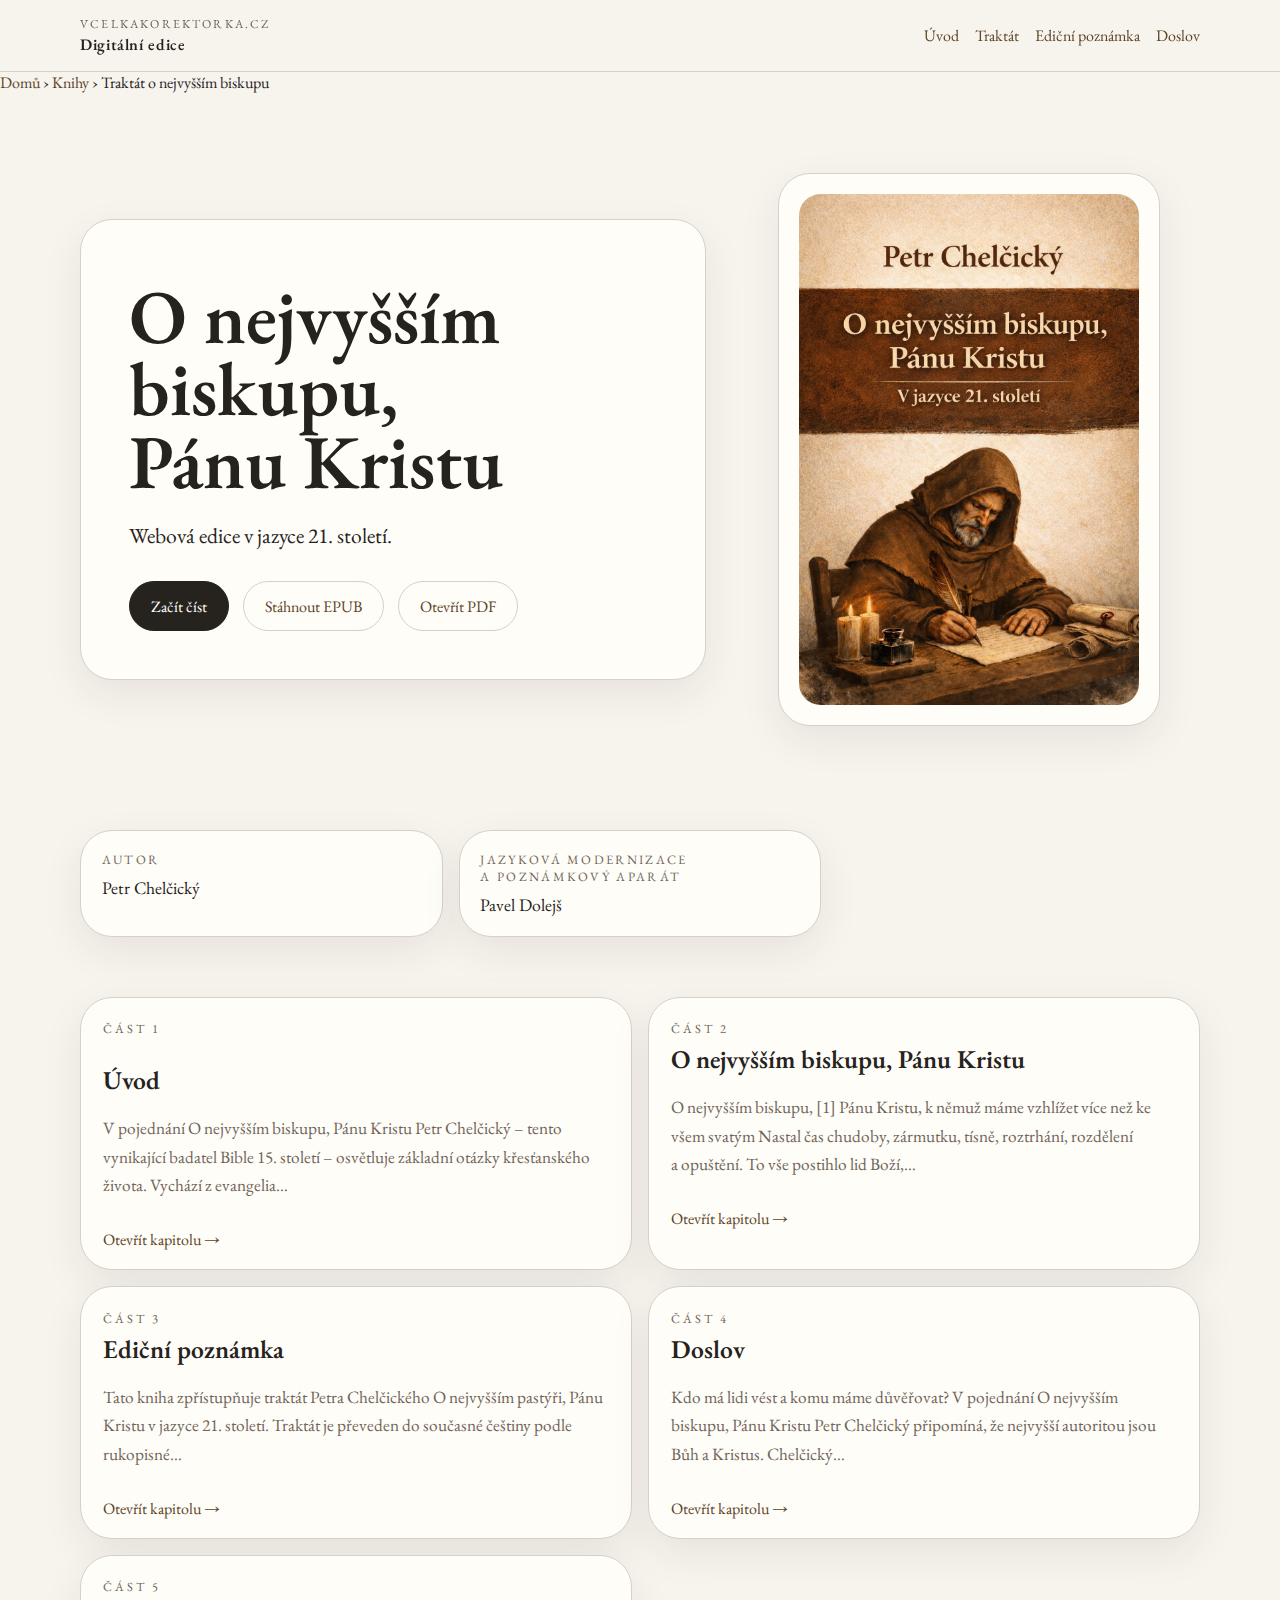
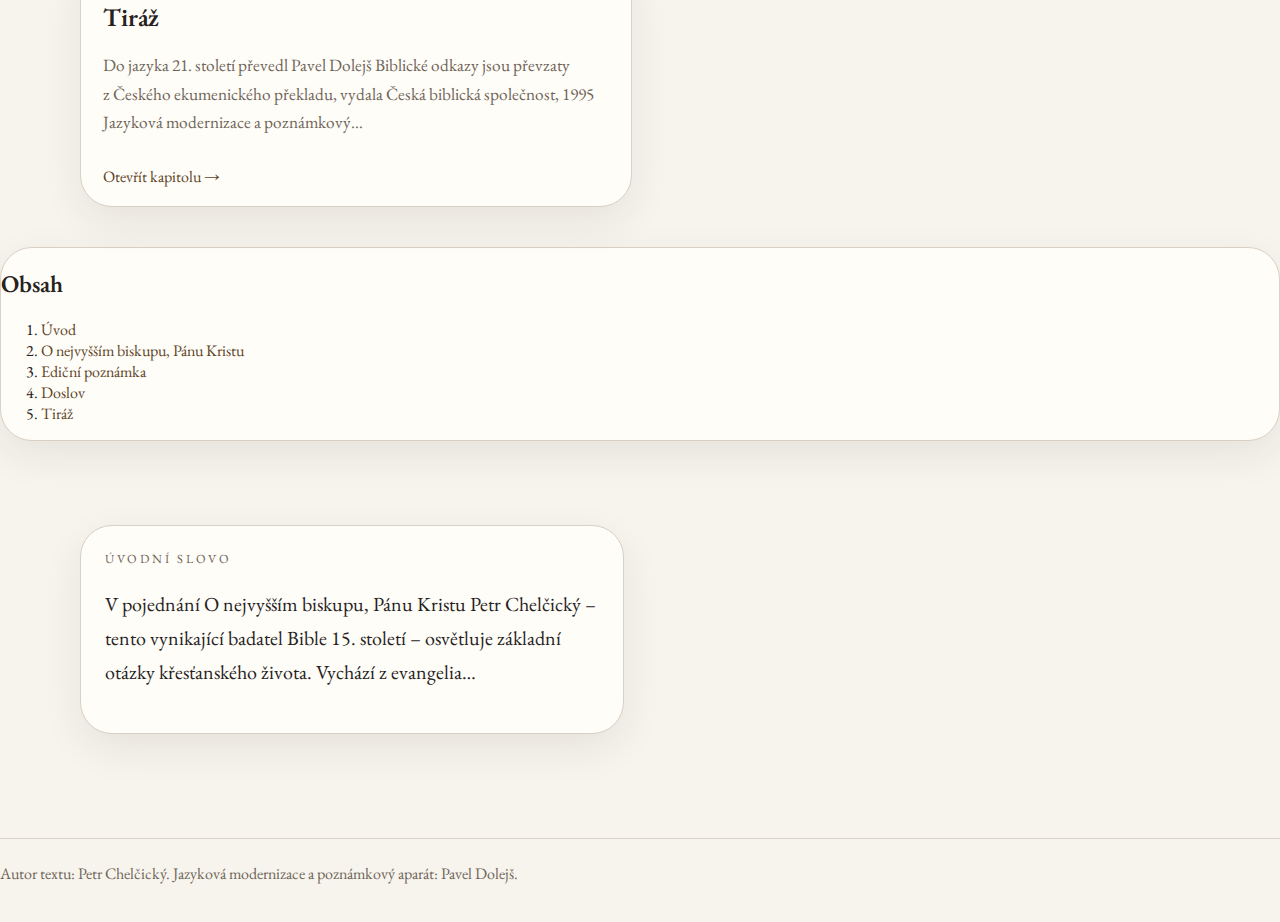
<file: edice/traktat-o-nejvyssim-biskupu/index.html>
<!doctype html>
<html lang="cs">
<head>
  <meta charset="utf-8" />
  <meta name="viewport" content="width=device-width, initial-scale=1" />
  <title>Traktát o nejvyšším biskupu | Petr Chelčický</title>
  <meta name="description" content="Digitální edice knihy O nejvyšším biskupu, Pánu Kristu v jazykově modernizované podobě pro současné čtenáře." />
  <meta name="robots" content="index,follow">
  <meta property="og:type" content="book">
  <meta property="og:title" content="O nejvyšším biskupu, Pánu Kristu">
  <meta property="og:description" content="Digitální edice staročeského traktátu Petra Chelčického v jazykově modernizované podobě.">
  <meta property="og:url" content="https://vcelkakorektorka.cz/edice/traktat-o-nejvyssim-biskupu/">
  <meta property="og:image" content="https://vcelkakorektorka.cz/edice/traktat-o-nejvyssim-biskupu/assets/images/petr_o_kristu.jpeg">
  <meta property="og:locale" content="cs_CZ">
  <meta property="og:site_name" content="Včelka korektorka">
  <meta name="twitter:card" content="summary_large_image">
  <meta name="twitter:title" content="O nejvyšším biskupu, Pánu Kristu">
  <meta name="twitter:description" content="Digitální edice traktátu Petra Chelčického v jazykově modernizované podobě.">
  <meta name="twitter:image" content="https://vcelkakorektorka.cz/edice/traktat-o-nejvyssim-biskupu/assets/images/petr_o_kristu.jpeg">
  <meta name="citation_title" content="O nejvyšším biskupu, Pánu Kristu">
  <meta name="citation_author" content="Petr Chelčický">
  <meta name="citation_editor" content="Pavel Dolejš">
  <meta name="citation_language" content="cs">
  <meta name="citation_public_url" content="https://vcelkakorektorka.cz/edice/traktat-o-nejvyssim-biskupu/">
  <meta name="citation_date" content="2026">
  <link rel="stylesheet" href="assets/styles.css" />
  <link rel="canonical"
href="https://vcelkakorektorka.cz/edice/traktat-o-nejvyssim-biskupu/">

<script type="application/ld+json">
{
"@context": "https://schema.org",
"@type": "Book",
"name": "Traktát o nejvyšším biskupu",
"alternateName": "O nejvyšším biskupu, Pánu Kristu",
"url": "https://vcelkakorektorka.cz/edice/traktat-o-nejvyssim-biskupu/",
"inLanguage": "cs",

"description": "Digitální edice staročeského traktátu Petra Chelčického v jazykově modernizované podobě pro současné čtenáře.",
"isBasedOn": {
  "@type": "CreativeWork",
  "name": "staročeský traktát Petra Chelčického"
}
"genre": [
"historická literatura",
"náboženská literatura",
"česká středověká literatura"
],

"author": {
"@type": "Person",
"name": "Petr Chelčický"
},

"editor": {
"@type": "Person",
"name": "Pavel Dolejš"
},

"publisher": {
"@type": "Organization",
"name": "Včelka korektorka",
"url": "https://vcelkakorektorka.cz/"
},

"isAccessibleForFree": true,
"bookFormat": "https://schema.org/EBook",

"exampleOfWork": {
  "@type": "CreativeWork",
  "name": "Traktát o nejvyšším biskupu",
  "author": {
    "@type": "Person",
    "name": "Petr Chelčický"
  },
  "inLanguage": "odc",
  "description": "Původní staročeské dílo, z něhož tato digitální edice vychází."
}

}
</script>

<script type="application/ld+json">
{
"@context": "https://schema.org",
"@type": "BreadcrumbList",
"itemListElement": [
{
"@type": "ListItem",
"position": 1,
"name": "Domů",
"item": "https://vcelkakorektorka.cz/"
},
{
"@type": "ListItem",
"position": 2,
"name": "Digitální edice",
"item": "https://vcelkakorektorka.cz/edice/"
},
{
"@type": "ListItem",
"position": 3,
"name": "Traktát o nejvyšším biskupu",
"item": "https://vcelkakorektorka.cz/edice/traktat-o-nejvyssim-biskupu/"
}
]
}
</script>

<script type="application/ld+json">
{
  "@context": "https://schema.org",
  "@type": "ItemList",
  "name": "Obsah knihy",
  "itemListElement": [
    {
      "@type": "ListItem",
      "position": 1,
      "name": "Úvod",
      "url": "https://vcelkakorektorka.cz/edice/traktat-o-nejvyssim-biskupu/uvod.html"
    },
    {
      "@type": "ListItem",
      "position": 2,
      "name": "O nejvyšším biskupu, Pánu Kristu",
      "url": "https://vcelkakorektorka.cz/edice/traktat-o-nejvyssim-biskupu/traktat.html"
    },
    {
      "@type": "ListItem",
      "position": 3,
      "name": "Ediční poznámka",
      "url": "https://vcelkakorektorka.cz/edice/traktat-o-nejvyssim-biskupu/edicni-poznamka.html"
    },
    {
      "@type": "ListItem",
      "position": 4,
      "name": "Doslov",
      "url": "https://vcelkakorektorka.cz/edice/traktat-o-nejvyssim-biskupu/doslov.html"
    },
    {
      "@type": "ListItem",
      "position": 5,
      "name": "Tiráž",
      "url": "https://vcelkakorektorka.cz/edice/traktat-o-nejvyssim-biskupu/tiraz.html"
    }
  ]
}
</script>

<script type="application/ld+json">
{
"@context": "https://schema.org",
"@type": "ScholarlyArticle",

"name": "O nejvyšším biskupu, Pánu Kristu",

"author": {
"@type": "Person",
"name": "Petr Chelčický"
},

"editor": {
"@type": "Person",
"name": "Pavel Dolejš"
},

"inLanguage": "cs",

"description": "Digitální edice staročeského traktátu Petra Chelčického v jazykově modernizované podobě s biblickými odkazy a vysvětlivkami.",

"publisher": {
"@type": "Organization",
"name": "Včelka korektorka",
"url": "https://vcelkakorektorka.cz"
},

"datePublished": "2026",

"isAccessibleForFree": true,

"url": "https://vcelkakorektorka.cz/edice/traktat-o-nejvyssim-biskupu/"
}
</script>


</head>
<body>
  <header class="site-header">
    <div class="inner">
      <a class="brand" href="./index.html">vcelkakorektorka.cz<strong>Digitální edice</strong></a>
      <nav class="top-nav"><a href="uvod.html">Úvod</a><a href="traktat.html">Traktát</a><a href="edicni-poznamka.html">Ediční poznámka</a><a href="doslov.html">Doslov</a></nav>
    </div>
  </header>

<nav class="edition-breadcrumbs" aria-label="Drobečková navigace">
    <a href="../../index.html">Domů</a>
    <span class="crumb-sep">›</span>
    <a href="../../knihy.html">Knihy</a>
    <span class="crumb-sep">›</span>
    <span class="current-crumb">Traktát o nejvyšším biskupu</span>
</nav>

 
<main>
  <section class="hero">
  <div class="card hero-copy">

    <div class="kicker"></div>

    <h1>O&nbsp;nejvyšším biskupu,<br/>Pánu&nbsp;Kristu</h1>

    <p class="lead">
      Webová edice v&nbsp;jazyce 21.&nbsp;století.
    </p>

   <div class="button-row">

<a class="button primary" href="traktat.html">
Začít číst
</a>

<a class="button secondary"
   href="assets/TRAKTAT_O_NEJVYSSIM_BISKUPU.epub"
   download="traktat_o_nejvyssim_biskupu.epub"
   rel="noopener">
Stáhnout EPUB
</a>

<a class="button secondary"
   href="assets/TRAKTAT_O_NEJVYSSIM_BISKUPU.pdf"
   download="traktat_o_nejvyssim_biskupu.pdf"
   rel="noopener">
Otevřít PDF
</a>


</div>

  </div>
  

    <figure class="card hero-figure">
      <img src="assets/images/petr_o_kristu.jpeg" alt="Obálkový obraz k traktátu O nejvyšším biskupu, Pánu Kristu" />
    </figure>
  </section>

  <section class="section">
    <div class="meta-grid">
      <div class="card meta-box"><div class="label">Autor</div><div class="value">Petr Chelčický</div></div>
      <div class="card meta-box"><div class="label">Jazyková modernizace a poznámkový aparát</div><div class="value">Pavel Dolejš</div></div>
      
    </div>
  </section>

  <section class="section" id="obsah">
    <div class="chapter-grid">
      <article class="card chapter-card">
      <div class="eyebrow">Část 1</div> 
      <h3>Úvod</h3>
      <p>V pojednání O nejvyšším biskupu, Pánu Kristu Petr Chelčický – tento vynikající badatel Bible 15. století – osvětluje základní otázky křesťanského života. Vychází z evangelia…</p>
      <a class="chapter-link" href="uvod.html">Otevřít kapitolu →</a>
    </article>
<article class="card chapter-card">
      <div class="eyebrow">Část 2</div>
      <h3>O nejvyšším biskupu, Pánu Kristu</h3>
      <p>O nejvyšším biskupu, [1] Pánu Kristu, k němuž máme vzhlížet více než ke všem svatým Nastal čas chudoby, zármutku, tísně, roztrhání, rozdělení a opuštění. To vše postihlo lid Boží,…</p>
      <a class="chapter-link" href="traktat.html">Otevřít kapitolu →</a>
    </article>
<article class="card chapter-card">
      <div class="eyebrow">Část 3</div>
      <h3>Ediční poznámka</h3> 
      <p>Tato kniha zpřístupňuje traktát Petra Chelčického O nejvyšším pastýři, Pánu Kristu v jazyce 21. století. Traktát je převeden do současné češtiny podle rukopisné…</p>
      <a class="chapter-link" href="edicni-poznamka.html">Otevřít kapitolu →</a>
    </article>
<article class="card chapter-card">
      <div class="eyebrow">Část 4</div>
      <h3>Doslov</h3>
      <p>Kdo má lidi vést a komu máme důvěřovat? V pojednání O nejvyšším biskupu, Pánu Kristu Petr Chelčický připomíná, že nejvyšší autoritou jsou Bůh a Kristus. Chelčický…</p>
      <a class="chapter-link" href="doslov.html">Otevřít kapitolu →</a>
    </article>
<article class="card chapter-card">
      <div class="eyebrow">Část 5</div>
      <h3>Tiráž</h3>
      <p>Do jazyka 21. století převedl Pavel Dolejš Biblické odkazy jsou převzaty z Českého ekumenického překladu, vydala Česká biblická společnost, 1995 Jazyková modernizace a poznámkový…</p>
      <a class="chapter-link" href="tiraz.html">Otevřít kapitolu →</a>
    </article>
    </div>
  </section>


  <nav aria-label="Obsah knihy" class="card toc-nav">
  <h2>Obsah</h2>
  <ol>
    <li><a href="uvod.html">Úvod</a></li>
    <li><a href="traktat.html">O nejvyšším biskupu, Pánu Kristu</a></li>
    <li><a href="edicni-poznamka.html">Ediční poznámka</a></li>
    <li><a href="doslov.html">Doslov</a></li>
    <li><a href="tiraz.html">Tiráž</a></li>
  </ol>
</nav>

  <section class="section">
    <div class="content-wrap" style="grid-template-columns:1fr 1fr;">
      <div class="card quote-box">
        <div class="eyebrow">Úvodní slovo</div>
        <p>V pojednání O nejvyšším biskupu, Pánu Kristu Petr Chelčický – tento vynikající badatel Bible 15. století – osvětluje základní otázky křesťanského života. Vychází z evangelia…</p>
      </div>
      
    </div>
  </section>
</main>

  <footer class="site-footer">Autor textu: Petr Chelčický. Jazyková modernizace a poznámkový aparát: Pavel Dolejš.</div>
  </footer>
</body>
</html>
</file>
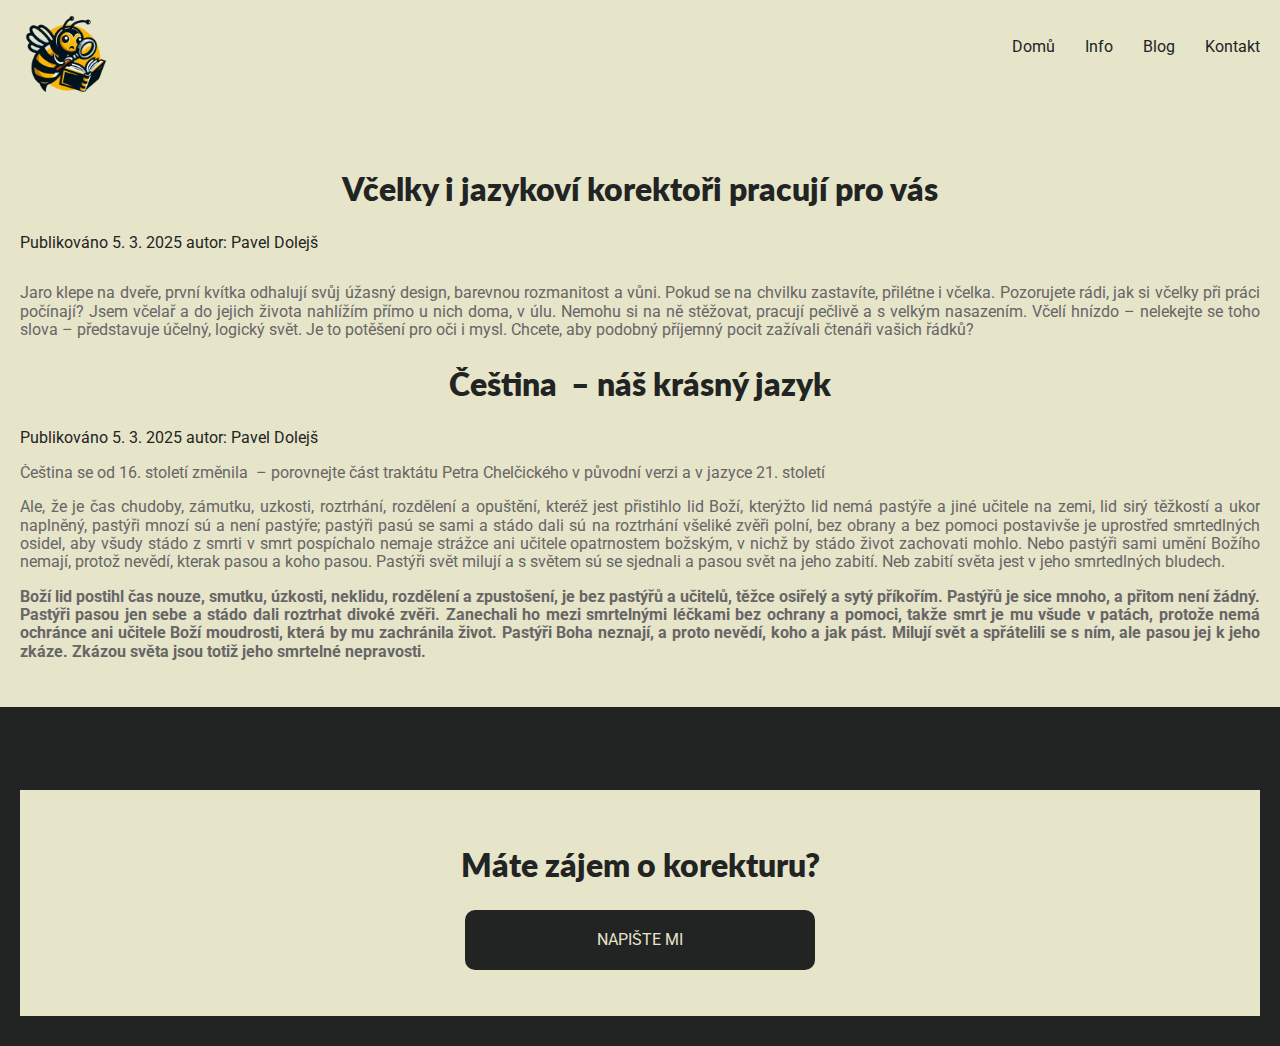
<file: blog.html>
<!DOCTYPE html>
<html lang="cs">

<head>
    <meta charset="UTF-8">
    <meta name="viewport" content="width=device-width, initial-scale=1.0">
    <title>Blog - Včelka korektorka</title>
    <link rel="stylesheet" href="assets/css/style.css">

    <!-- Popis -->
    <meta name="description"
        content="Vaši korekturu předám elektronicky. Kontaktujte mě telefonicky, e-mailem nebo pomocí formuláře.">
    <!-- Klíčová slova -->
    <meta name="keywords"
        content="Jazykový korektor, korektury textů, úpravy textů, gramatická kontrola, stylistická kontrola, český jazyk, profesionální korektury, kontrola pravopisu, editace textů, textové služby, předtiskové korektury, Petr Chelčický.">


    <!-- Robot -->
    <meta name="robots" content="index,follow">

    <link rel="icon" type="image/x-icon" href="./assets/images/logo.ico" />
    <link rel="shortcut icon" href="./assets/images/logo.ico" />
    <link rel="apple-touch-icon" sizes="180x180" href="./assets/images/logo.ico" />
    <meta name="apple-mobile-web-app-title" content="Včelka korektorka" />
</head>

<body>
    <!-- Kontejner pro hlavičku -->
    <div class="container light">
        <header>
            <div id="logo">
                <img class="logo__img" src="assets/images/logo_vcely.png" alt="Logo">
            </div>
            <nav>
                <ul>
                    <li><a href="index.html">Domů</a></li>
                    <li><a href="info.html">Info</a></li>
                    <li><a href="blog.html">Blog</a></li>
                    <li><a href="kontakt.html">Kontakt</a></li>
                </ul>
            </nav>
        </header>
    </div>

    <!-- Tělo stránky -->
    <main>
        <div class="container light">
            <section class="blogposts">
                                <article class="blogpost">
                    <h2>Včelky i&nbsp;jazykoví korektoři pracují pro&nbsp;vás </h2>
                    <div class="blogpost__meta">
                        <span>Publikováno 5. 3. 2025</span>
                        <span>autor: Pavel Dolejš</span>
                    </div>

                    <!-- Odělující čára -->
                    <div class="divider">
                    </div>

                    <!-- Obsah blogpostu -->
                    <div class="blogpost__content">
                        <p class="perex">  
                        </p>
                        <p>Jaro klepe na dveře, první kvítka odhalují svůj úžasný design, barevnou rozmanitost a&nbsp;vůni. Pokud se na chvilku zastavíte, přilétne i&nbsp;včelka. Pozorujete rádi, jak si včelky při práci počínají?  Jsem včelař a&nbsp;do jejich života nahlížím přímo u&nbsp;nich doma, v&nbsp;úlu. Nemohu si na ně stěžovat, pracují pečlivě a&nbsp;s&nbsp;velkým nasazením. 
                            Včelí hnízdo – nelekejte se toho slova – představuje účelný, logický svět. Je to potěšení pro oči i&nbsp;mysl. Chcete, aby podobný příjemný pocit zažívali čtenáři vašich řádků?</p>
                           
                           
                            <h2>Čeština &nbsp;– náš krásný jazyk</h2>
                            <div class="blogpost__meta">
                                <span>Publikováno 5. 3. 2025</span>
                                <span>autor: Pavel Dolejš</span>
                            </div>
        
                            <!-- Odělující čára -->
                            <div class="divider">
                            </div>
        
                            <!-- Obsah blogpostu -->
                            <div class="blogpost__content">
                                <p class="perex">
                                     Čeština se od 16. století změnila &nbsp;– porovnejte část traktátu Petra Chelčického v&nbsp;původní verzi a&nbsp;v&nbsp;jazyce 21.&nbsp;století
                                </p>
                               
                            


                                <p>Ale, že je čas chudoby, zámutku, uzkosti, roztrhání, rozdělení a&nbsp;opuštění, kteréž jest přistihlo lid Boží, kterýžto lid nemá pastýře a&nbsp;jiné učitele na zemi, lid sirý těžkostí a&nbsp;ukor naplněný, pastýři mnozí sú a&nbsp;není pastýře; pastýři pasú se sami a&nbsp;stádo dali sú na roztrhání všeliké zvěři polní, bez obrany a&nbsp;bez pomoci postavivše je uprostřed smrtedlných osidel, aby všudy stádo z&nbsp;smrti v&nbsp;smrt pospíchalo nemaje strážce ani učitele opatrnostem božským, v&nbsp;nichž by stádo život zachovati mohlo. Nebo pastýři sami umění Božího nemají, protož nevědí, kterak pasou a&nbsp;koho pasou. Pastýři svět milují a&nbsp;s&nbsp;světem sú se sjednali a&nbsp;pasou svět na jeho zabití. Neb zabití světa jest v&nbsp;jeho smrtedlných bludech.</p>

                                


                                <p><strong>Boží lid postihl čas nouze, smutku, úzkosti, neklidu, rozdělení a&nbsp;zpustošení, je bez pastýřů a&nbsp;učitelů, těžce osiřelý a&nbsp;sytý příkořím. Pastýřů je sice mnoho, a&nbsp;přitom není žádný. Pastýři pasou jen sebe a&nbsp;stádo dali roztrhat divoké zvěři. Zanechali ho mezi smrtelnými léčkami bez ochrany a&nbsp;pomoci, takže smrt je mu všude v&nbsp;patách, protože nemá ochránce ani učitele Boží moudrosti, která by mu zachránila život. Pastýři Boha neznají, a&nbsp;proto nevědí, koho a&nbsp;jak pást. Milují svět a&nbsp;spřátelili se s&nbsp;ním, ale pasou jej k&nbsp;jeho zkáze. Zkázou světa jsou totiž jeho smrtelné nepravosti.</strong></p>


          </section>
            
        </div>

        <!-- Třetí kontejner -->
         
        <div class="container dark">
            <section class="blogposts">
                <article class="blogpost">
                    <h2></h2>
                    <div class="blogpost__meta">
                        <span></span>
                        <span></span>

                    </div>

                    <!-- Odělující čára -->
                   

        <!-- Čtvrtý kontejner -->
        <div class="container light">
            <section class="matezajem">
                <h2>Máte zájem o&nbsp;korekturu?</h2>
                <p>
                    <a class="button" href="kontakt.html">Napište mi</a>
                </p>
            </section>
        </div>
    </main>
</body>

</html>
</file>
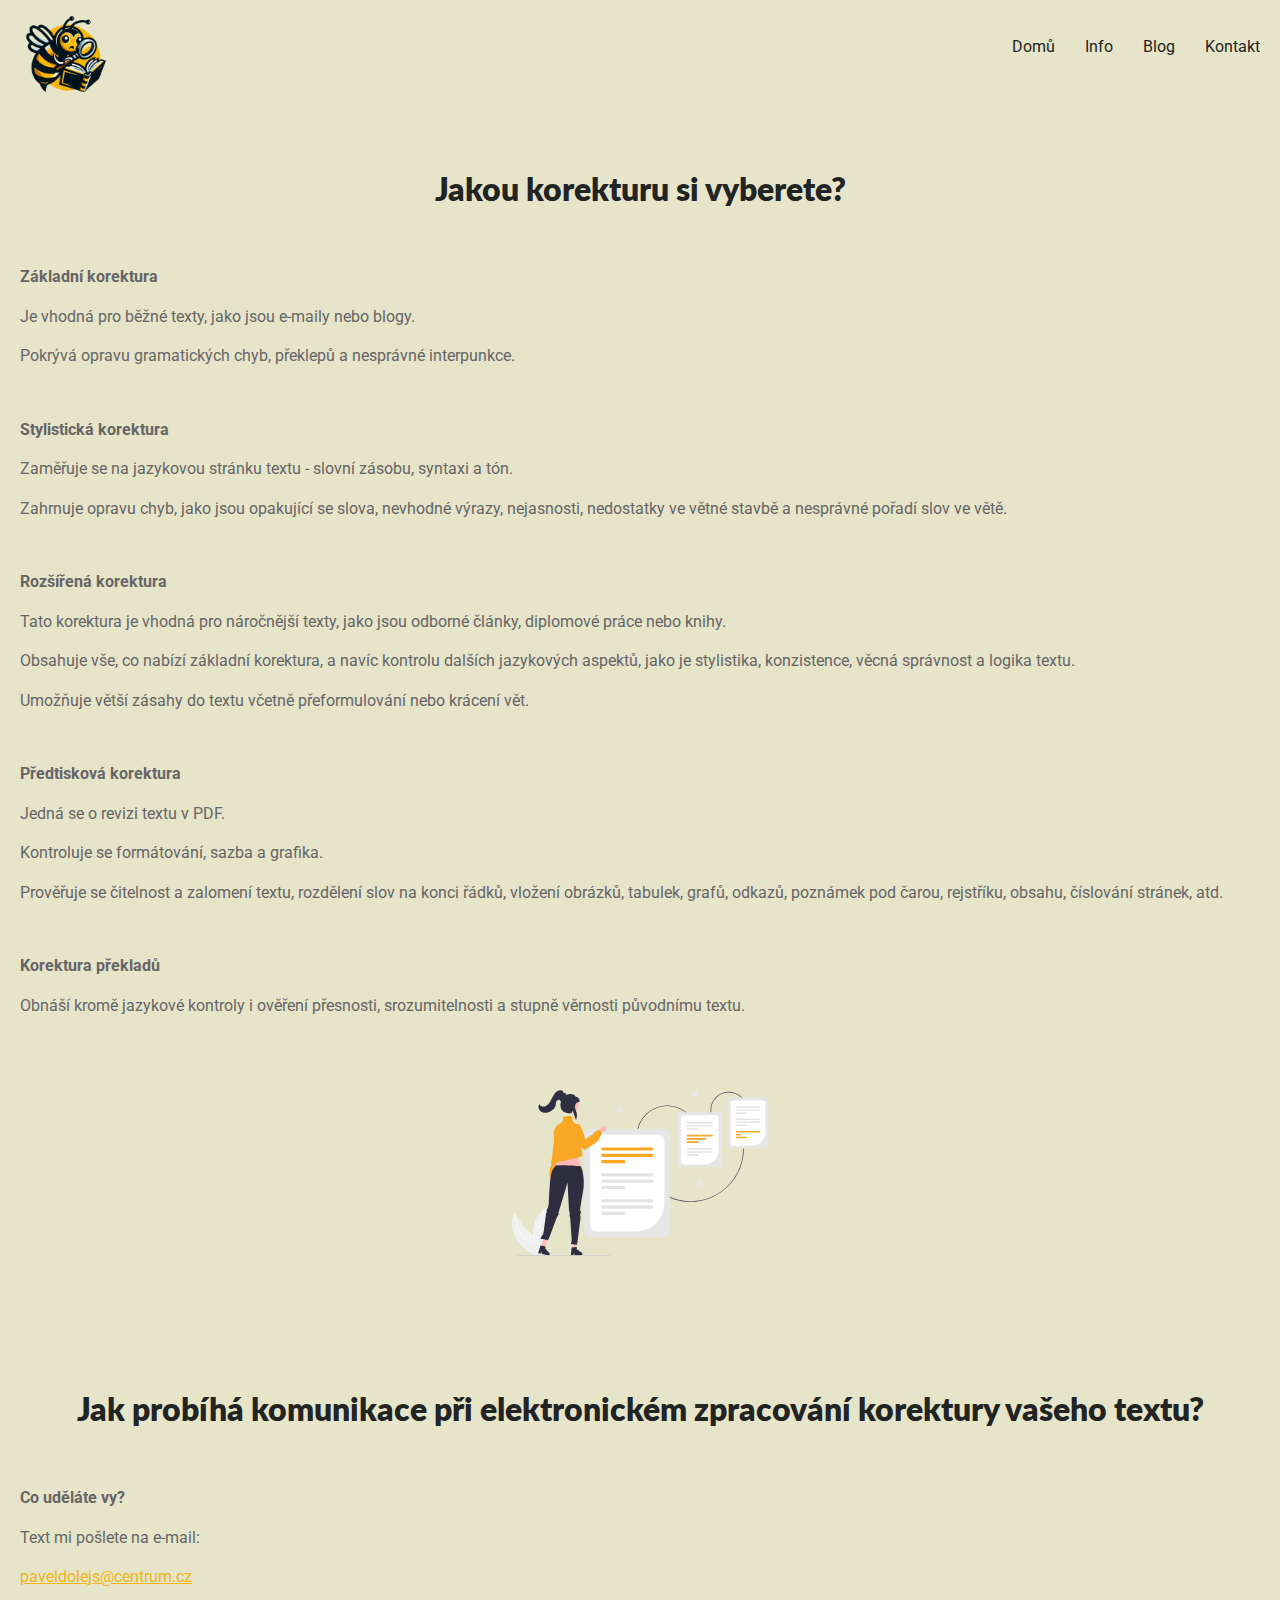
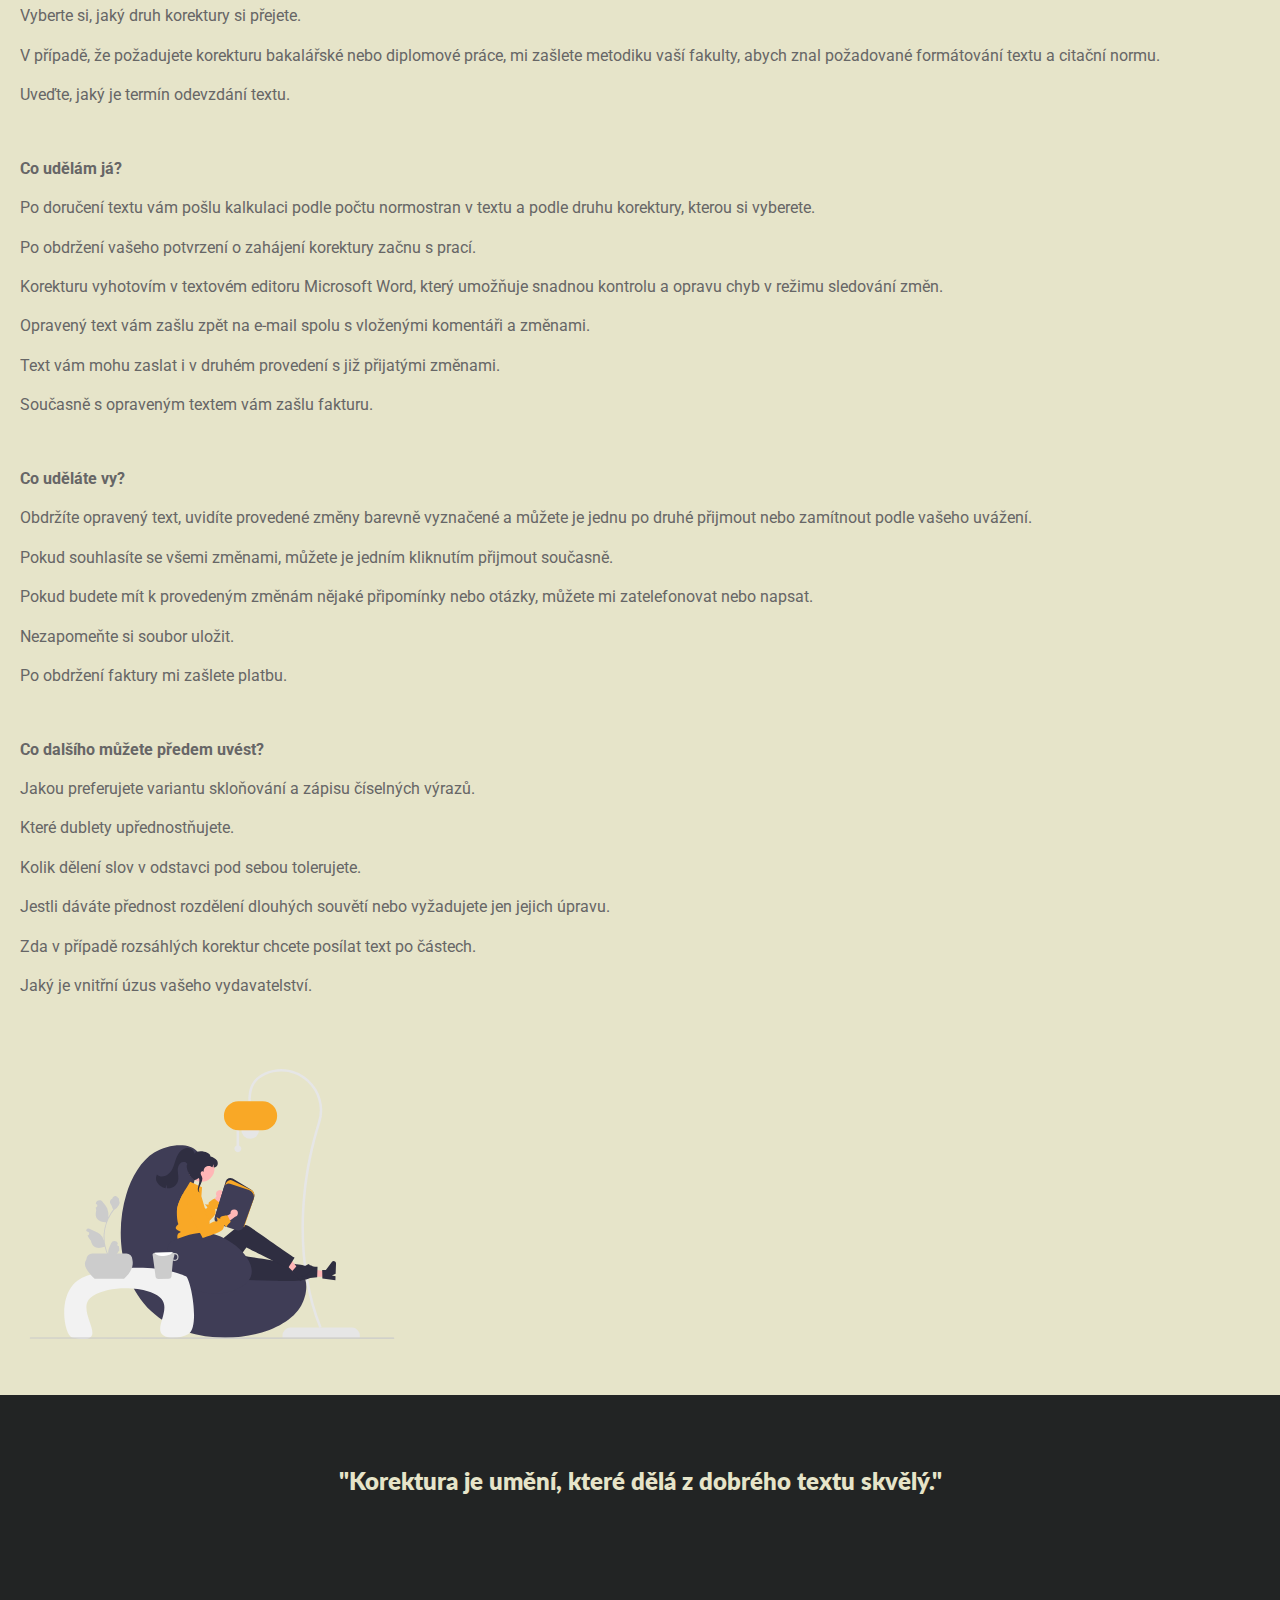
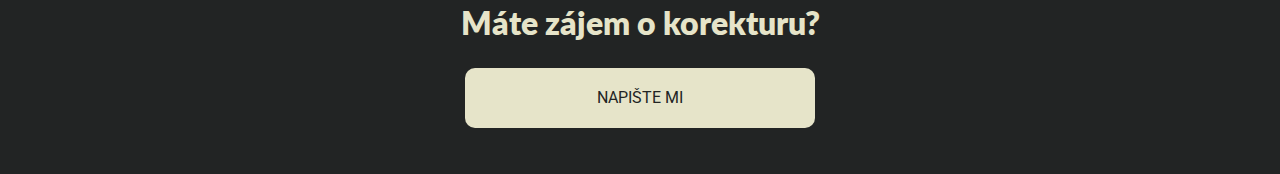
<file: info.html>
<!DOCTYPE html>
<html lang="cs">

<head>
    <meta charset="UTF-8">
    <meta name="viewport" content="width=device-width, initial-scale=1.0">
    <title>Blog - Včelka korektorka</title>
    <link rel="stylesheet" href="assets/css/style.css">

    <!-- Popis -->
    <meta name="description"
        content="Vyberte si úroveň korektury pro svůj text. Poznejte výhody dobré korektury. Využijte naplno možnosti elektronické komunikace.">
    <!-- Klíčová slova -->
    <meta name="keywords"
        content="Výběr správného druhu korektury, komunikace se zákazníkem, požadavky vydavatelství, platební podmínky">


    <!-- Robot -->
    <meta name="robots" content="index,follow">

    <link rel="icon" type="image/x-icon" href="./assets/images/logo.ico">
    <link rel="shortcut icon" href="./assets/images/logo.ico">
    <link rel="apple-touch-icon" sizes="180x180" href="./assets/images/logo.ico">
    <meta name="apple-mobile-web-app-title" content="Včelka korektorka">
</head>

<body>
    <!-- Kontejner pro hlavičku -->
    <div class="container light">
        <header>
            <div id="logo">
                <img class="logo__img" src="assets/images/logo_vcely.png" alt="Logo">
            </div>
            <nav>
                <ul>
                    <li><a href="index.html">Domů</a></li>
                    <li><a href="info.html">Info</a></li>
                    <li><a href="blog.html">Blog</a></li>
                    <li><a href="kontakt.html">Kontakt</a></li>
                </ul>
            </nav>
        </header>
    </div>

    <!-- Tělo stránky -->
    <main>
        <!-- První konejner -->
        <div class="container light">
            <section class="blogposts">
                <article class="blogpost">
                    <h2>Jakou korekturu si vyberete?</h2>
                    <br>

                    <p>
                        <strong>Základní korektura</strong>
                    </p>

                    <p> Je vhodná pro běžné texty, jako jsou e-maily nebo blogy. </p>
                    <p>Pokrývá opravu gramatických chyb, překlepů a&nbsp;nesprávné interpunkce.</p>
                    <br>
                    <p>
                        <strong>Stylistická korektura</strong>
                    </p>

                    <p>
                        Zaměřuje se na jazykovou stránku textu - slovní zásobu, syntaxi a&nbsp;tón.
                    </p>
                    <p>
                        Zahrnuje opravu chyb, jako jsou opakující se slova, nevhodné výrazy, nejasnosti, nedostatky ve
                        větné stavbě
                        a&nbsp;nesprávné pořadí slov ve větě.
                    </p>
                    <br>
                    <p>
                        <strong>Rozšířená korektura</strong>
                    </p>
                    <p>
                        Tato korektura je vhodná pro náročnější texty, jako jsou odborné články, diplomové práce nebo
                        knihy.
                    </p>
                    <p>
                        Obsahuje vše, co nabízí základní korektura, a&nbsp;navíc kontrolu dalších jazykových aspektů,
                        jako je stylistika, konzistence, věcná správnost a&nbsp;logika textu.
                    </p>
                    <p>
                        Umožňuje větší zásahy do textu včetně přeformulování nebo krácení vět.
                    </p>
                    <br>

                    <p>
                        <strong>Předtisková korektura</strong>
                    </p>
                    <p>
                        Jedná se o revizi textu v PDF.
                    </p>
                    <p>
                        Kontroluje se formátování, sazba a&nbsp;grafika. </p>
                       <p> Prověřuje se čitelnost a&nbsp;zalomení textu,
                        rozdělení slov na konci řádků, vložení obrázků, tabulek, grafů, odkazů, poznámek pod čarou,
                        rejstříku, obsahu, číslování stránek, atd.</p>
                        
                    <br>
                    <p>
                        <strong>Korektura překladů</strong>
                    </p>
                    <p>
                        Obnáší kromě jazykové kontroly i ověření přesnosti, srozumitelnosti a&nbsp;stupně věrnosti
                        původnímu textu. </p>
                    <br>
                    <br>
                    
                    <img src="./assets/images/tri_moznosti.svg" alt="Doprovodný obrázek" id="isvg1">
                
                    <br>
                    <br>
                    <br>
                    <br>
                    <br>
                    <h2>Jak probíhá komunikace při elektronickém zpracování korektury vašeho textu?</h2>
                    <br>
                    <p>
                        <strong>Co uděláte vy?</strong>
                    </p>
                    <p>Text mi pošlete na e-mail:</p>
                    <p> <a href="mailto:paveldolejs@centrum.cz">paveldolejs@centrum.cz</a> </p>
                    <p>Vyberte si, jaký druh korektury si přejete.</p>
                    <p>V případě, že požadujete korekturu bakalářské nebo diplomové práce, mi zašlete metodiku vaší
                        fakulty, abych znal požadované formátování textu a&nbsp;citační normu.</p>
                    <p>Uveďte, jaký je termín odevzdání textu.<br></p>
                    <br>
                    <p>
                        <strong>Co udělám já?</strong>
                    </p>
                    <p>Po doručení textu vám pošlu kalkulaci podle počtu normostran v&nbsp;textu a&nbsp;podle druhu
                        korektury, kterou si vyberete.
                    </p>
                    <p>
                        Po obdržení vašeho potvrzení o&nbsp;zahájení korektury začnu s&nbsp;prací.
                    </p>
                    <p>
                        Korekturu vyhotovím v&nbsp;textovém editoru Microsoft Word, který umožňuje snadnou kontrolu
                        a&nbsp;opravu chyb v&nbsp;režimu sledování změn.
                    </p>
                    <p>
                        Opravený text vám zašlu zpět na e-mail spolu s&nbsp;vloženými komentáři a&nbsp;změnami.
                    </p>
                    <p>
                        Text vám mohu zaslat i&nbsp;v&nbsp;druhém provedení s&nbsp;již přijatými změnami.
                    </p>
                    <p>
                        Současně s&nbsp;opraveným textem vám zašlu fakturu.
                    </p>
                    <br>

                    <p>
                        <strong>Co uděláte vy?</strong>
                    </p>
                    <p>
                        Obdržíte opravený text, uvidíte provedené změny barevně vyznačené a&nbsp;můžete je jednu po
                        druhé přijmout nebo zamítnout podle vašeho uvážení.</p>
                        <p> Pokud souhlasíte se všemi změnami, můžete je
                        jedním kliknutím přijmout současně.
                    </p>
                    <p>
                        Pokud budete mít k&nbsp;provedeným změnám nějaké připomínky nebo otázky, můžete mi zatelefonovat
                        nebo napsat.
                    </p>
                    <p>
                        Nezapomeňte si soubor uložit.
                    </p>
                    <p>
                        Po obdržení faktury mi zašlete platbu.
                    </p>
                    <br>

                    <p>
                        <strong>Co dalšího můžete předem uvést?</strong>
                    </p>
                    <p>
                        Jakou preferujete variantu skloňování a&nbsp;zápisu číselných výrazů.
                    </p>
                    <p>
                        Které dublety upřednostňujete.
                    </p>
                    <p>
                        Kolik dělení slov v&nbsp;odstavci pod sebou tolerujete.
                    </p>
                    <p>
                        Jestli dáváte přednost rozdělení dlouhých souvětí nebo vyžadujete jen jejich úpravu.
                    </p>
                    <p>
                        Zda v případě rozsáhlých korektur chcete posílat text po částech.
                    </p>
                    <p>
                        Jaký je vnitřní úzus vašeho vydavatelství.
                    </p>
                    <br>
                    <br>
                    <p>
                        <img id="isvg2" src="assets/images/u_knihy_y.svg" alt="">
                    </p>
                </article>
            </section>
        </div>

        <!-- Druhý kontejner -->
        <div class="container dark">
            <section class="fullscreen">
                <br>
                <h3>"Korektura je umění, které dělá z&nbsp;dobrého textu skvělý."</h3>
            </section>
        </div>
        <!-- Třetí kontejner -->
        <div class="container dark">
            <section class="matezajem">
                <h2>Máte zájem o&nbsp;korekturu?</h2>
                                <p>
                    <a class="button" href="kontakt.html">Napište mi</a>
                </p>
            </section>
        </div>
    </main>
</body>

</html>
</file>
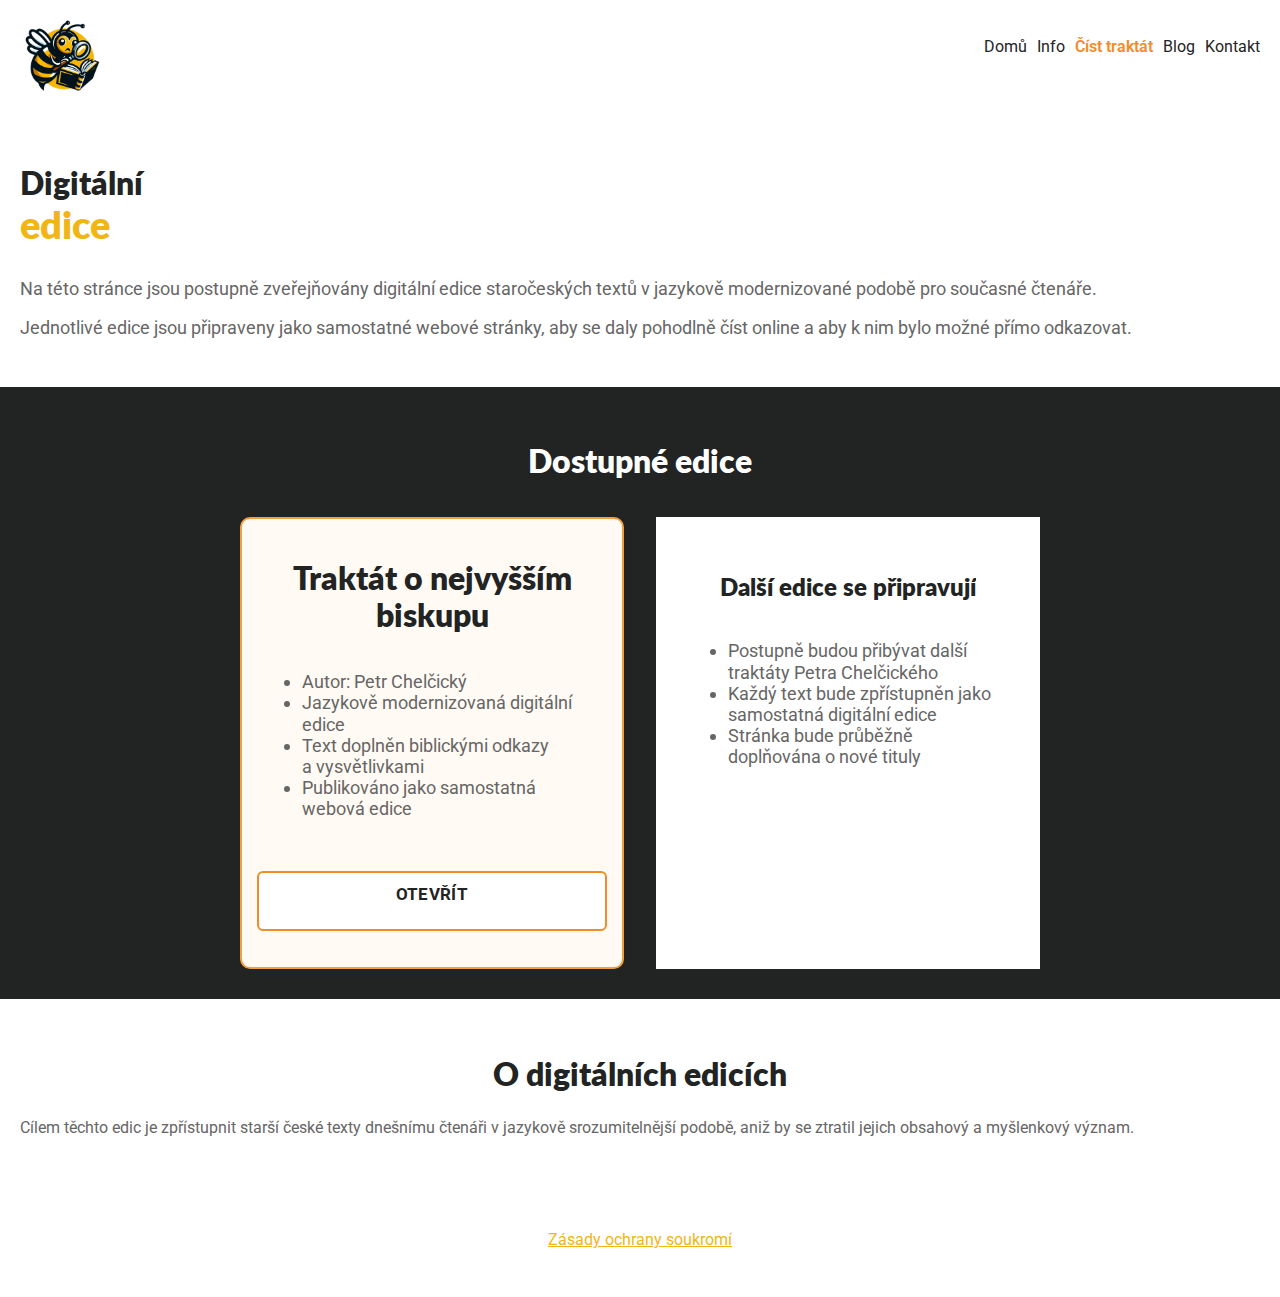
<file: knihy.html>
<!DOCTYPE html>
<html lang="cs">

<head>
    <meta charset="UTF-8">
    <meta name="viewport" content="width=device-width, initial-scale=1.0">
    <title>Digitální edice | Včelka korektorka</title>
    <link rel="stylesheet" href="styles/style.css">

    <script type="application/ld+json">
{
"@context": "https://schema.org",
"@type": "ItemList",
"name": "Digitální edice",
"description": "Digitální edice staročeských traktátů Petra Chelčického v jazykově modernizované podobě.",
"itemListElement": [
{
"@type": "ListItem",
"position": 1,
"url": "https://vcelkakorektorka.cz/o-nejvyssim-biskupu/",
"name": "Traktát o nejvyšším biskupu"
}
]
}
</script>

    <meta name="description"
        content="Digitální edice staročeských traktátů Petra Chelčického převedených do jazyka 21. století.">
    <meta name="keywords"
        content="Petr Chelčický, traktáty, digitální edice, staročeské texty, jazyková modernizace">
    <meta name="robots" content="index,follow">

    <link rel="icon" type="image/x-icon" href="./assets/images/logo.ico">
    <link rel="shortcut icon" href="./assets/images/logo.ico">
    <link rel="apple-touch-icon" sizes="180x180" href="./assets/images/logo.ico">
    <meta name="apple-mobile-web-app-title" content="Včelka korektorka">
</head>

<body>
    <!-- Hlavička -->
    <div class="container light header--sticky">
        <header>
            <div id="logo">
                <img class="logo__img" src="assets/images/logo_vcely.png" alt="Logo">
            </div>
            <nav>
                <ul>
                    <li><a href="index.html">Domů</a></li>
                    <li><a href="info.html">Info</a></li>
                    
                    <li class="menu-edice">
<a href="o-nejvyssim-biskupu/index.html">
Číst traktát
</a></li>
                    <li><a href="blog.html">Blog</a></li>
                    <li><a href="kontakt.html">Kontakt</a></li>
                </ul>
            </nav>
        </header>
    </div>

    <main>
        <!-- Úvodní sekce -->
        <div class="container light">
            <section id="uvod" class="light">
                <div class="uvod__text">
                    <h1>Digitální <span>edice</span></h1>
                    <p>
                        Na této stránce jsou postupně zveřejňovány digitální edice staročeských textů
                        v jazykově modernizované podobě pro současné čtenáře.
                    </p>
                    <p>
                        Jednotlivé edice jsou připraveny jako samostatné webové stránky,
                        aby se daly pohodlně číst online a aby k nim bylo možné přímo odkazovat.
                    </p>
                </div>
            </section>
        </div>

        <!-- Sekce s knihami -->
        <div class="container dark">
            <section class="comumime">
                <h2>Dostupné edice</h2>

                <div class="dovednosti">
                    
                    
                    
                    
                    <div class="dovednost edice-karta">
    <h1>Traktát o nejvyšším biskupu</h1>

    <ul>
        <li>Autor: Petr Chelčický</li>
        <li>Jazykově modernizovaná digitální edice</li>
        <li>Text doplněn biblickými odkazy a vysvětlivkami</li>
        <li>Publikováno jako samostatná webová edice</li>

    </ul>

    <p class="edice-tlacitko">
        <a class="button button-edice" href="o-nejvyssim-biskupu/index.html">
            Otevřít 
        </a>
    </p>
</div>                   
                    <div class="dovednost">
                        <h3>Další edice se připravují</h3>
                        <ul>
                            <li>Postupně budou přibývat další traktáty Petra Chelčického</li>
                            <li>Každý text bude zpřístupněn jako samostatná digitální edice</li>
                            <li>Stránka bude průběžně doplňována o nové tituly</li>
                        </ul>
                    </div>
                </div>
            </section>
        </div>

        <!-- Informační sekce -->
        <div class="container light">
            <section id="napismi" class="light">
                <h2>O digitálních edicích</h2>
                <p>
                    Cílem těchto edic je zpřístupnit starší české texty dnešnímu čtenáři
                    v jazykově srozumitelnější podobě, aniž by se ztratil jejich obsahový
                    a myšlenkový význam.
                </p>
            </section>
        </div>
    </main>

    <footer>
        <p>
            <a href="/ochrana-soukromi.html">Zásady ochrany soukromí</a>
        </p>
    </footer>
</body>

</html>
</file>
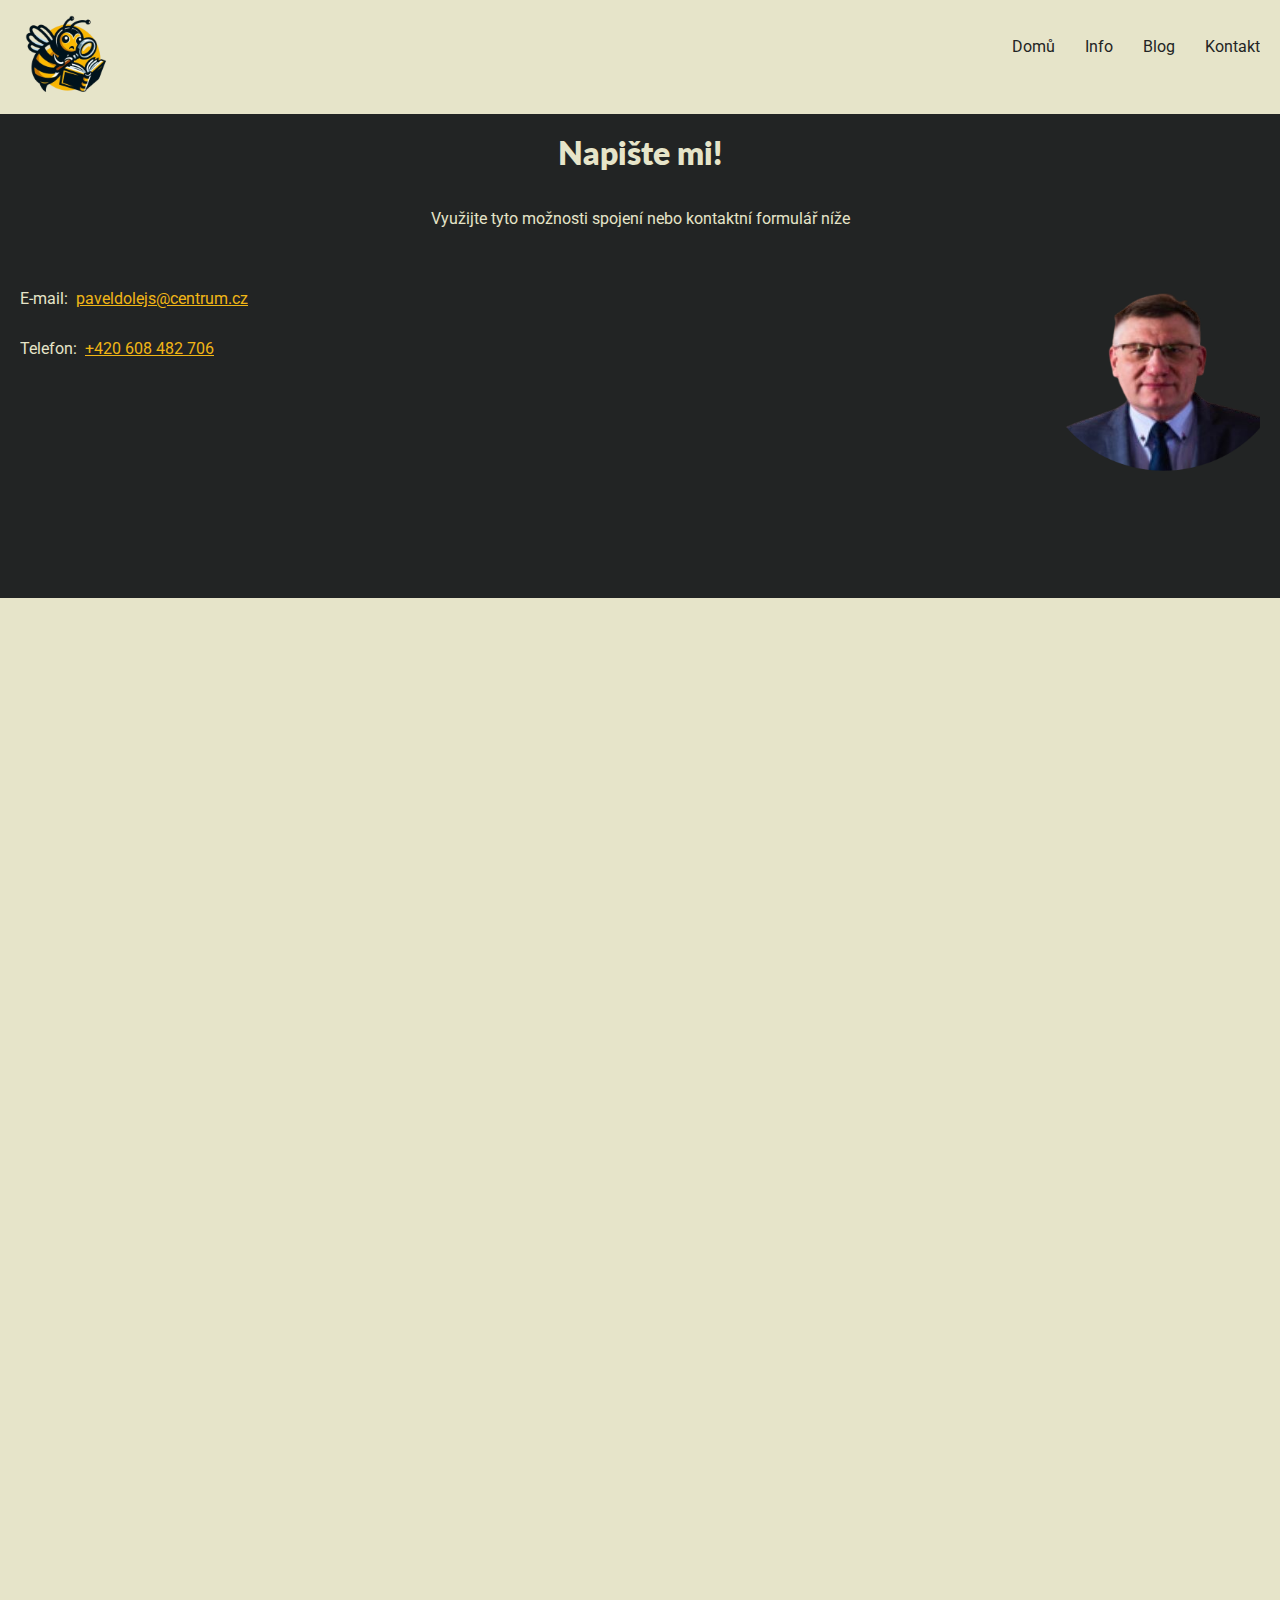
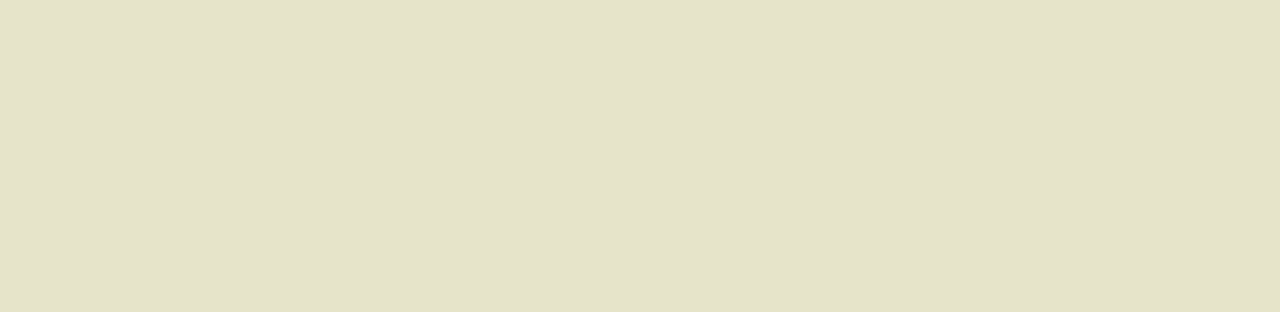
<file: kontakt.html>
<!DOCTYPE html>
<html lang="cs">

<head>
    <meta charset="UTF-8">
    <meta name="viewport" content="width=device-width, initial-scale=1.0">
    <title>Kontakt - Včelka korektorka</title>
    <link rel="stylesheet" href="assets/css/style.css">

    <!-- Popis -->
    <meta name="description"
        content="Vaši korekturu předám elektronicky. Kontaktujte mě telefonicky, e-mailem nebo pomocí formuláře.">
    <!-- Klíčová slova -->
    <meta name="keywords"
        content="Jazykový korektor, korektury textů, úpravy textů, gramatická kontrola, stylistická kontrola, český jazyk, profesionální korektury, kontrola pravopisu, editace textů, textové služby, předtiskové korektury.">


    <!-- Robot -->
    <meta name="robots" content="index,follow">

    <link rel="icon" type="image/x-icon" href="./assets/images/logo.ico" />
    <link rel="shortcut icon" href="./assets/images/logo.ico" />
    <link rel="apple-touch-icon" sizes="180x180" href="./assets/images/logo.ico" />
    <meta name="apple-mobile-web-app-title" content="Včelka korektorka" />
</head>

<body>
    <!-- Kontejner pro hlavičku -->
    <div class="container light">
        <header>
            <div id="logo">
                <img class="logo__img" src="assets/images/logo_vcely.png" alt="Logo">
            </div>
            <nav>
                <ul>
                    <li><a href="index.html">Domů</a></li>
                    <li><a href="info.html">Info</a></li>
                    <li><a href="blog.html">Blog</a></li>
                    <li><a href="kontakt.html">Kontakt</a></li>
                </ul>
            </nav>
        </header>
    </div>

    <!-- Tělo stránky -->
    <main>
        <!-- První kontejner-->
        <div class="container dark" id="cko">
            <h1>Napište mi!</h1>
            <p class="center">Využijte tyto možnosti spojení nebo kontaktní formulář níže</p>
            <section id="kontakt">
                <div class="kontakt__text">
                    <p>
                        E-mail: <a href="mailto:paveldolejs@centrum.cz">paveldolejs@centrum.cz</a>
                    </p>
                    <p>
                        Telefon: <a href="tel:+420608482706">+420 608 482 706</a>
                    </p>
                </div>

                <img id="ksvg2" src="./assets/images/profilovka-nobg.png" alt="Fotografie osoby, s kterou máte čest">
            </section>
        </div>
        <!-- Konec prvního kontejneru -->



        <!-- Druhý kontejner -->
        <div class="container light" id="formular">
            <iframe
                src="https://docs.google.com/forms/d/e/1FAIpQLSdwwnrh-Y15IkdE_VEF_ycTvPQnRotCKmcGoLesKjuXG82_Kg/viewform?embedded=true"
                width="100%" height="1200px" frameborder="0" marginheight="0" marginwidth="0">Načítání…</iframe>
        </div>
        <!-- Konec druhého kontejneru -->

    </main>
    <!-- Konec těla stránky -->

    <!-- Patička stránky -->
    <div class="container light">
        <footer>

        </footer>
    </div>
</body>

</html>
</file>
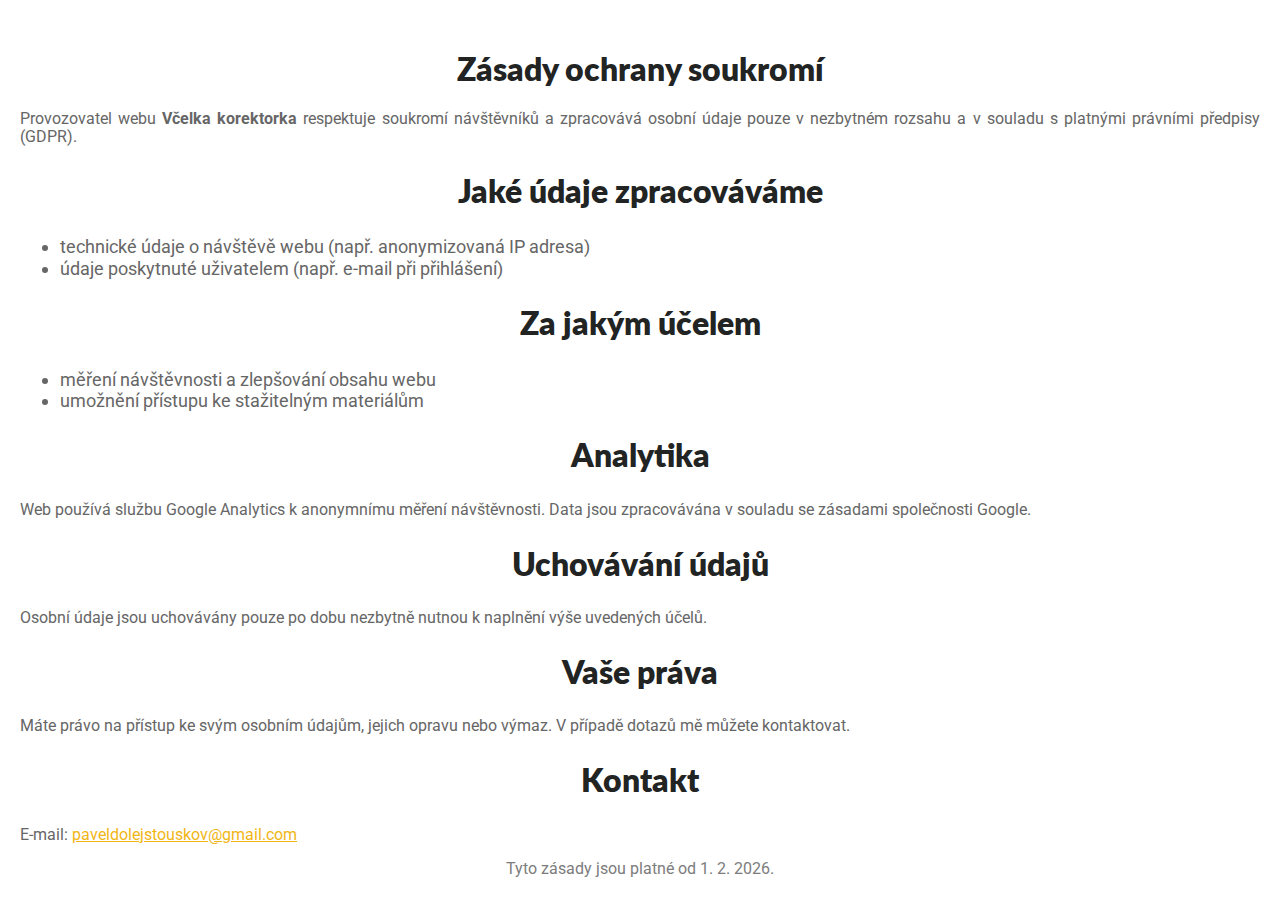
<file: ochrana-soukromi.html>
<!DOCTYPE html>
<html lang="cs">
<head>
  <meta charset="UTF-8">
  <meta name="viewport" content="width=device-width, initial-scale=1.0">
  <title>Zásady ochrany soukromí – Včelka korektorka</title>
  <link rel="stylesheet" href="styles/style.css">
</head>

<body>

<div class="container light">
  <section class="legal">
    <h1>Zásady ochrany soukromí</h1>

    <p>
      Provozovatel webu <strong>Včelka korektorka</strong> respektuje soukromí
      návštěvníků a zpracovává osobní údaje pouze v nezbytném rozsahu
      a v souladu s platnými právními předpisy (GDPR).
    </p>

    <h2>Jaké údaje zpracováváme</h2>
    <ul>
      <li>technické údaje o návštěvě webu (např. anonymizovaná IP adresa)</li>
      <li>údaje poskytnuté uživatelem (např. e-mail při přihlášení)</li>
    </ul>

    <h2>Za jakým účelem</h2>
    <ul>
      <li>měření návštěvnosti a zlepšování obsahu webu</li>
      <li>umožnění přístupu ke stažitelným materiálům</li>
    </ul>

    <h2>Analytika</h2>
    <p>
      Web používá službu Google Analytics k anonymnímu měření návštěvnosti.
      Data jsou zpracovávána v souladu se zásadami společnosti Google.
    </p>

    <h2>Uchovávání údajů</h2>
    <p>
      Osobní údaje jsou uchovávány pouze po dobu nezbytně nutnou
      k naplnění výše uvedených účelů.
    </p>

    <h2>Vaše práva</h2>
    <p>
      Máte právo na přístup ke svým osobním údajům, jejich opravu
      nebo výmaz. V případě dotazů mě můžete kontaktovat.
    </p>

    <h2>Kontakt</h2>
    <p>
      E-mail: <a href="mailto:paveldolejstouskov@gmail.com">paveldolejstouskov@gmail.com</a>
    </p>

    <p class="hint">
      Tyto zásady jsou platné od 1. 2. 2026.
    </p>
  </section>
</div>

</body>
</html>
</file>
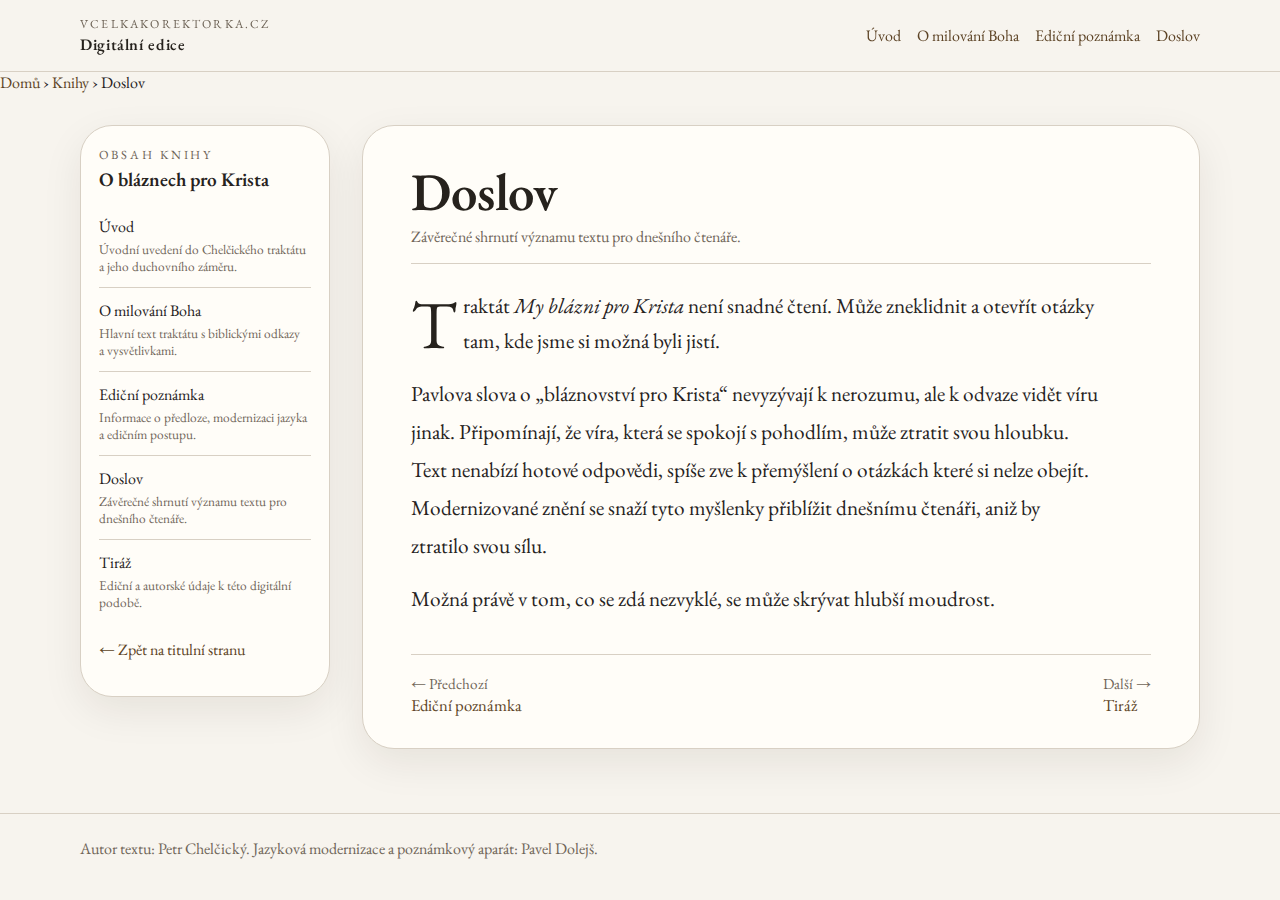
<file: o-blaznech-pro-krista/doslov.html>
<!doctype html>
<html lang="cs">
<head>
  <meta charset="utf-8" />
  <meta name="viewport" content="width=device-width, initial-scale=1" />
  <title>Doslov | Traktát o bláznech pro Krista | Petr Chelčický</title>
  <meta name="description" content="Závěrečné shrnutí významu textu pro dnešního čtenáře." />
  <meta name="robots" content="index,follow">
  <link rel="stylesheet" href="./assets/styles.css" />
  <link rel="canonical"
href="https://vcelkakorektorka.cz/o-blaznech-pro-krista/doslov.html">
</head>
<body>
  <header class="site-header">
    <div class="inner">
      <a class="brand" href="./../index.html">vcelkakorektorka.cz<strong>Digitální edice</strong></a>
      <nav class="top-nav"><a href="uvod.html">Úvod</a><a href="traktat.html">O milování Boha</a><a href="edicni-poznamka.html">Ediční poznámka</a><a href="doslov.html">Doslov</a></nav>
    </div>
  </header>

<nav class="edition-breadcrumbs" aria-label="Drobečková navigace">
    <a href="../index.html">Domů</a>
    <span class="crumb-sep">›</span>
    <a href="../traktaty.html">Knihy</a>
    <span class="crumb-sep">›</span>
    <span class="current-crumb">Doslov</span>
</nav>

  
<main class="content-wrap">
  <aside class="card sidebar">
    <div class="eyebrow">Obsah knihy</div>
    <h3>O bláznech pro Krista</h3>
    <ul class="toc"><li><a href="./uvod.html">Úvod<small>Úvodní uvedení do Chelčického traktátu a jeho duchovního záměru.</small></a></li><li><a href="./traktat.html">O milování Boha<small>Hlavní text traktátu s biblickými odkazy a vysvětlivkami.</small></a></li><li><a href="./edicni-poznamka.html">Ediční poznámka<small>Informace o předloze, modernizaci jazyka a edičním postupu.</small></a></li><li><a href="./doslov.html">Doslov<small>Závěrečné shrnutí významu textu pro dnešního čtenáře.</small></a></li><li><a href="./tiraz.html">Tiráž<small>Ediční a autorské údaje k této digitální podobě.</small></a></li></ul>
    <p class="note"><a href="./../index.html">← Zpět na titulní stranu</a></p>
  </aside>
  <article class="card article-shell">
    
    <header class="article-header">
      <!--<div class="eyebrow">Petr Chelčický</div> -->
      <h1>Doslov</h1>
      <div class="sub">Závěrečné shrnutí významu textu pro dnešního čtenáře.</div>
    </header>
    <div class="prose">
      <!--<h1>Doslov</h1> -->

<p class="dropcap">



<p class="dropcap">Traktát <em>My blázni pro Krista</em> není snadné čtení. Může zneklidnit a&#160;otevřít otázky tam, kde jsme si možná byli jistí.</p>
<p>Pavlova slova o&#160;„bláznovství pro Krista“ nevyzývají k&#160;nerozumu, ale k&#160;odvaze vidět víru jinak. Připomínají, že víra, která se spokojí s&#160;pohodlím, může ztratit svou hloubku.
Text nenabízí hotové odpovědi, spíše zve k&#160;přemýšlení o&#160;otázkách které si nelze obejít.
Modernizované znění se snaží tyto myšlenky přiblížit dnešnímu čtenáři, aniž by ztratilo svou sílu.
<p>Možná právě v&#160;tom, co se zdá nezvyklé, se může skrývat hlubší moudrost.</p>


</div>
    <nav class="chapter-nav"><a href="./edicni-poznamka.html"><span class="muted">← Předchozí</span>Ediční poznámka</a><a href="./tiraz.html"><span class="muted">Další →</span>Tiráž</a></nav>
  </article>
</main>

  <footer class="site-footer">
    <div class="inner"> Autor textu: Petr Chelčický. Jazyková modernizace a poznámkový aparát: Pavel Dolejš.</div>
  </footer>
</body>
</html>
</file>
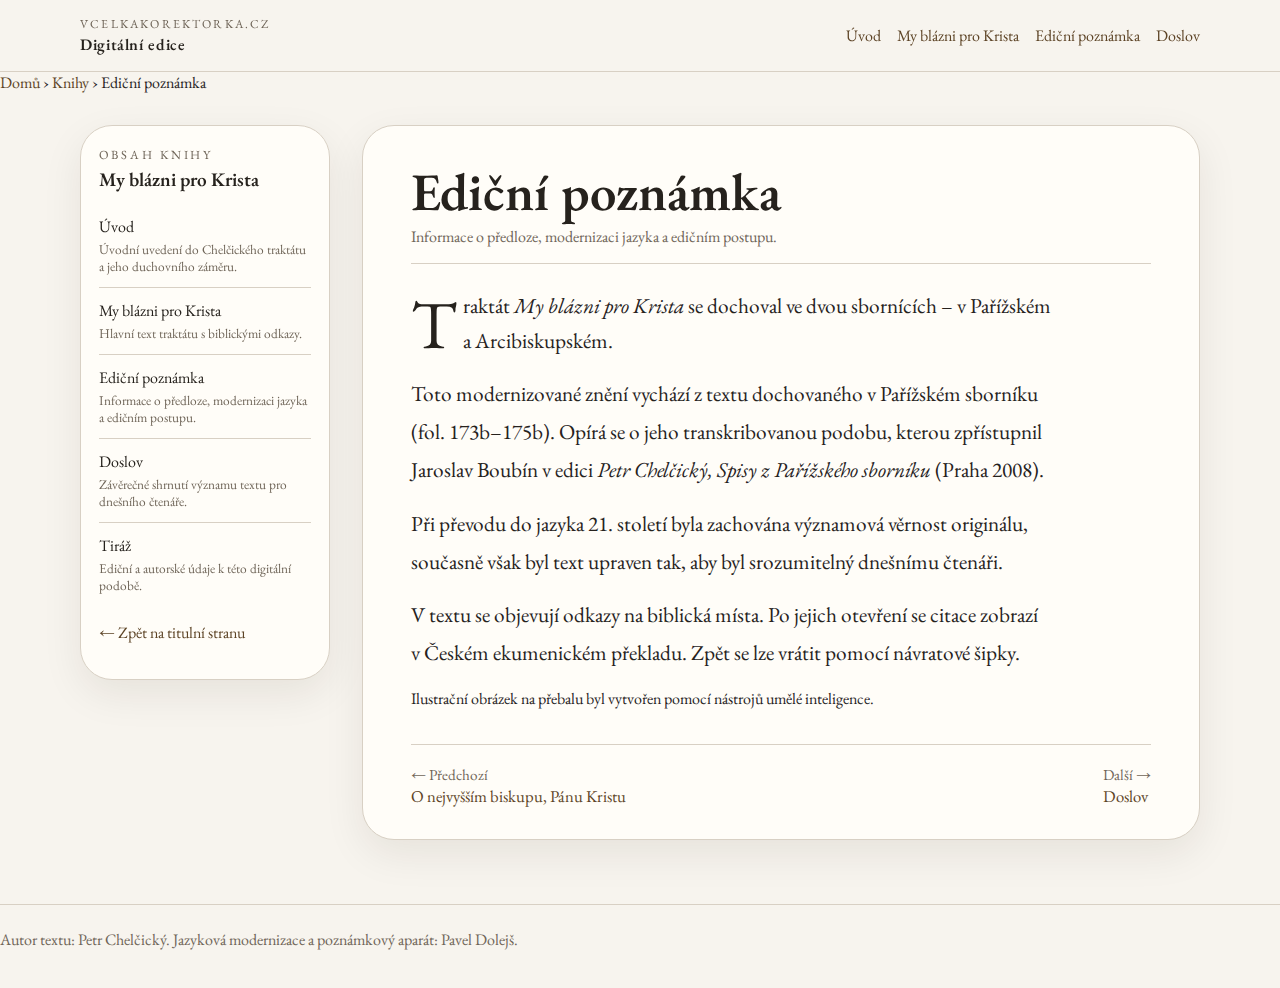
<file: o-blaznech-pro-krista/edicni-poznamka.html>
<!doctype html>
<html lang="cs">
<head>
  <meta charset="utf-8" />
  <meta name="viewport" content="width=device-width, initial-scale=1" />
  <title>Ediční poznámka | Traktát o bláznech pro Krista | Petr Chelčický</title>
  <meta name="description" content="Informace o předloze, modernizaci jazyka a edičním postupu." />
  <meta name="robots" content="index,follow">
  <link rel="stylesheet" href="./assets/styles.css" />
  <link rel="canonical"
href="https://vcelkakorektorka.cz/o-blaznech-pro-krista/edicni-poznamka.html">
</head>
<body>
  <header class="site-header">
    <div class="inner">
      <a class="brand" href="./../index.html">vcelkakorektorka.cz<strong>Digitální edice</strong></a>
      <nav class="top-nav"><a href="./uvod.html">Úvod</a><a href="./traktat.html">My blázni pro Krista</a><a href="./edicni-poznamka.html">Ediční poznámka</a><a href="./doslov.html">Doslov</a></nav>
    </div>
  </header>

<nav class="edition-breadcrumbs" aria-label="Drobečková navigace">
    <a href="../index.html">Domů</a>
    <span class="crumb-sep">›</span>
    <a href="../traktaty.html">Knihy</a>
    <span class="crumb-sep">›</span>
    <span class="current-crumb">Ediční poznámka</span>
</nav>

  
<main class="content-wrap">
  <aside class="card sidebar">
    <div class="eyebrow">Obsah knihy</div>
    <h3>My blázni pro Krista</h3>
    <ul class="toc"><li><a href="https://vcelkakorektorka.cz/o-blaznech-pro-krista/uvod.html">Úvod<small>Úvodní uvedení do Chelčického traktátu a jeho duchovního záměru.</small></a></li><li><a href="https://vcelkakorektorka.cz/o-blaznech-pro-krista/traktat.html">My blázni pro Krista<small>Hlavní text traktátu s biblickými odkazy.</small></a></li><li><a href="https://vcelkakorektorka.cz/o-blaznech-pro-krista/edicni-poznamka.html">Ediční poznámka<small>Informace o předloze, modernizaci jazyka a edičním postupu.</small></a></li><li><a href="https://vcelkakorektorka.cz/o-blaznech-pro-krista/doslov.html">Doslov<small>Závěrečné shrnutí významu textu pro dnešního čtenáře.</small></a></li><li><a href="https://vcelkakorektorka.cz/o-blaznech-pro-krista/tiraz.html">Tiráž<small>Ediční a autorské údaje k této digitální podobě.</small></a></li></ul>
    <p class="note"><a href="./../index.html">← Zpět na titulní stranu</a></p>
  </aside>
  <article class="card article-shell">
    
    <header class="article-header">
      <!--<div class="eyebrow">Petr Chelčický</div> -->
      <h1>Ediční poznámka</h1>
      <div class="sub">Informace o předloze, modernizaci jazyka a edičním postupu.</div>
    </header>
    <div class="prose"><section class="edition-note">
<!--<h2>Ediční poznámka</h2> -->
<p class="dropcap">
      Traktát <em>My blázni pro Krista</em> se dochoval ve dvou sbornících – v Pařížském a Arcibiskupském.
    </p>
<p>
      Toto modernizované znění vychází z textu dochovaného v Pařížském sborníku (fol. 173b–175b). Opírá se o jeho transkribovanou podobu, kterou zpřístupnil Jaroslav Boubín v edici <em>Petr Chelčický, Spisy z Pařížského sborníku</em> (Praha 2008).
    </p>
<p>
      Při převodu do jazyka 21. století byla zachována významová věrnost originálu, současně však byl text upraven tak, aby byl srozumitelný dnešnímu čtenáři.
    </p>
<p>
      V textu se objevují odkazy na biblická místa. Po jejich otevření se citace zobrazí v Českém ekumenickém překladu. Zpět se lze vrátit pomocí návratové šipky.
    </p>
      Ilustrační obrázek na přebalu byl vytvořen pomocí nástrojů umělé inteligence.</p>
</section></div>
    <nav class="chapter-nav"><a href="./traktat.html"><span class="muted">← Předchozí</span>O nejvyšším biskupu, Pánu Kristu</a><a href="./doslov.html"><span class="muted">Další →</span>Doslov</a></nav>
  </article>
</main>

  <footer class="site-footer">
    <div class="inner"></div> Autor textu: Petr Chelčický. Jazyková modernizace a poznámkový aparát: Pavel Dolejš.</div>
  </footer>
</body>
</html>
</file>
<file: o-nejvyssim-biskupu/assets/styles.css>
@font-face{
  font-family:"EB Garamond";
  src:url("fonts/EBGaramond-Regular.ttf") format("truetype");
  font-weight:400;
  font-style:normal;
}
@font-face{
  font-family:"EB Garamond";
  src:url("fonts/EBGaramond-Italic.ttf") format("truetype");
  font-weight:400;
  font-style:italic;
}
@font-face{
  font-family:"EB Garamond";
  src:url("fonts/EBGaramond-SemiBold.ttf") format("truetype");
  font-weight:600;
  font-style:normal;
}
:root{
  --bg:#f7f4ee;
  --paper:#fffdf8;
  --ink:#26221d;
  --muted:#6f6558;
  --line:#d8d0c4;
  --accent:#5d4426;
  --accent-soft:#ece1d0;
  --shadow:0 14px 40px rgba(44,31,12,.08);
}
*{box-sizing:border-box}
html{scroll-behavior:smooth}
body{
  margin:0;
  background:var(--bg);
  color:var(--ink);
  font-family:"EB Garamond", Georgia, serif;
}
a{color:var(--accent);text-decoration:none}
a:hover{text-decoration:underline}
img{max-width:100%;display:block}
.site-header{
  position:sticky; top:0; z-index:10;
  backdrop-filter: blur(12px);
  background:rgba(247,244,238,.88);
  border-bottom:1px solid var(--line);
}
.site-header .inner, .hero, .content-wrap, .site-footer .inner, .chapter-grid, .meta-grid{
  width:min(1120px, calc(100% - 2rem)); margin:0 auto;
}
.site-header .inner{
  display:flex; align-items:center; justify-content:space-between; gap:1rem; padding:1rem 0;
}
.brand{letter-spacing:.18em; text-transform:uppercase; font-size:.76rem; color:var(--muted)}
.brand strong{display:block; letter-spacing:.04em; text-transform:none; font-size:1rem; color:var(--ink); margin-top:.15rem}
.top-nav{display:flex; gap:1rem; flex-wrap:wrap; font-size:1rem}
.hero{
  display:grid; grid-template-columns:1.15fr .85fr; gap:2rem; align-items:center;
  padding:4rem 0 3rem;
}
.card{
  background:var(--paper); border:1px solid var(--line); border-radius:2rem; box-shadow:var(--shadow);
}
.hero-copy{padding:3rem}
.kicker,.eyebrow{letter-spacing:.22em; text-transform:uppercase; font-size:.78rem; color:var(--muted)}
.hero h1{
  margin:.75rem 0 1rem; font-size:clamp(2.5rem, 6vw, 4.75rem); line-height:.95; font-weight:600;
}
.lead{font-size:1.35rem; line-height:1.6; max-width:34rem}
.button-row{display:flex; gap:.9rem; flex-wrap:wrap; margin-top:1.75rem}
.button{
  border-radius:999px; padding:.85rem 1.3rem; border:1px solid var(--line); display:inline-block;
  font-size:1rem; transition:transform .18s ease, background .18s ease;
}
.button.primary{background:var(--ink); color:#fff; border-color:var(--ink)}
.button.secondary{background:var(--paper)}
.button:hover{text-decoration:none; transform:translateY(-1px)}
.hero-figure{padding:1.25rem; overflow:hidden}
.hero-figure img{border-radius:1.35rem; min-height:100%; object-fit:cover}
.section{padding:1.25rem 0 2.5rem}
.section h2{
  font-size:clamp(2rem, 4.5vw, 3.2rem); margin:.3rem 0 1rem; line-height:1.05;
}
.meta-grid{
  display:grid; grid-template-columns:repeat(3, 1fr); gap:1rem; margin-top:1.25rem;
}
.meta-box{padding:1.25rem 1.3rem}
.meta-box .label{font-size:.8rem; letter-spacing:.18em; text-transform:uppercase; color:var(--muted)}
.meta-box .value{margin-top:.5rem; font-size:1.1rem}
.chapter-grid{
  display:grid; grid-template-columns:repeat(2, 1fr); gap:1rem;
}
.chapter-card{padding:1.4rem 1.4rem 1.2rem}
.chapter-card h3{font-size:1.6rem; margin:.3rem 0 .6rem}
.chapter-card p{font-size:1.08rem; line-height:1.65; color:var(--muted)}
.chapter-card .chapter-link{margin-top:.75rem; display:inline-block; font-size:1rem}
.content-wrap{
  display:grid; grid-template-columns:250px minmax(0, 1fr); gap:2rem; align-items:start; padding:2rem 0 4rem;
}
.sidebar{
  position:sticky; top:5rem; padding:1.25rem 1.1rem;
}
.sidebar h3{margin:.2rem 0 .8rem; font-size:1.2rem}
.toc{list-style:none; padding:0; margin:0}
.toc li{border-top:1px solid var(--line)}
.toc li:first-child{border-top:0}
.toc a{display:block; padding:.75rem 0; color:var(--ink)}
.toc small{display:block; color:var(--muted); margin-top:.25rem}
.article-shell{padding:2rem clamp(1.1rem, 4vw, 3rem)}
/* nový grid */
.article-grid {
  display: grid;
  grid-template-columns: minmax(0, 1fr) 320px;
  gap: 2.5rem;
}
.article-header{margin-bottom:1.5rem; padding-bottom:1rem; border-bottom:1px solid var(--line)}
.article-header h1{font-size:clamp(2rem, 5vw, 3.3rem); line-height:1; margin:.45rem 0}
.article-header .sub{color:var(--muted); font-size:1rem}
.prose{max-width:43rem}
.prose h1,.prose h2,.prose h3,.prose h4{
  font-weight:600; line-height:1.15; margin:2rem 0 1rem; color:var(--ink);
}
.prose h1{font-size:2.5rem}
.prose h2{font-size:2rem}
.prose h3,.prose h4{font-size:1.5rem}
.prose p, .prose li{
  font-size:1.33rem; line-height:1.85; margin:1rem 0;
}
.prose p.no-indent:first-of-type::first-letter,
.prose .dropcap:first-of-type::first-letter{
  float:left; font-size:4.6rem; line-height:.84; padding-right:.08em; padding-top:.07em;
}
.prose blockquote{
  margin:1.5rem 0; padding:1rem 1.2rem; border-left:3px solid var(--accent); background:var(--accent-soft);
}
.prose sup{font-size:.8rem}
.prose section.bib, .prose section.bible-block{
  margin-top:2.25rem; padding-top:1.25rem; border-top:1px solid var(--line);
}
.prose section.bib p, .prose section.bible-block p{font-size:1.08rem; line-height:1.7; color:#433a31}
.prose .titlepage, .prose .tiraz, .prose .edition-note, .prose .introduction{max-width:43rem}
.chapter-nav{
  display:flex; justify-content:space-between; gap:1rem; margin-top:2.2rem; padding-top:1.2rem; border-top:1px solid var(--line); font-size:1.04rem;
}
.chapter-nav .muted{display:block; color:var(--muted); font-size:.95rem}
.quote-box{padding:1.5rem}
.quote-box p{font-size:1.25rem; line-height:1.7}
.site-footer{border-top:1px solid var(--line); padding:1.5rem 0 2.4rem; color:var(--muted); font-size:1rem}
.note{color:var(--muted); font-size:1rem}
@media (max-width: 900px){
  .hero, .content-wrap{grid-template-columns:1fr}
  .meta-grid, .chapter-grid{grid-template-columns:1fr}
  .sidebar{position:static}
  .hero-copy{padding:2rem}
  .article-shell{padding:1.3rem}
}

.toc-nav {
  margin-bottom: 2rem;
}

/* pravý sloupec */

.sidenotes {
  position: relative;
  min-height: 100%;
  padding-left: 0.5rem;
}

/* jednotlivé poznámky */
.sidenote {
  position: absolute;
  width: 100%;
  font-size: 0.95rem;
  line-height: 1.5;

  color: #5a5045;

  opacity: 0.9;

  padding: 0.6rem 0.8rem;
  border-left: 2px solid #d8d0c4;

  background: transparent;
}



/* skryj původní blok dole (desktop) */
@media (min-width: 900px) {
  .bib {
    display: none;
  }
}

/* mobil = klasické poznámky dole */
@media (max-width: 900px) {
  .sidenotes {
    display: none;
  }

  .bible-block,
  .bib {
    display: block;
  }
}

@media (min-width: 900px) {
  .bible-block {
    display: none;
  }
}

@media (max-width: 900px) {
  .article-grid {
    grid-template-columns: 1fr;
  }
}

@media (max-width: 1024px)

/* grid layout */
.article-grid {
  display: grid;
  grid-template-columns: 1fr 280px;
  gap: 3rem;
}

.prose {
  grid-column: 1;
}

.sidenotes {
  grid-column: 2;
  position: relative;
  background: #f9f9f9; /* debug */
}

.sidenote {
  transition: opacity 0.2s ease, background 0.2s ease;
}

.sidenote.active {
  background: #f3efe7;
  border-left-color: #5d4426;
  opacity: 1;
}

.sidenote.dimmed {
  opacity: 0.45;
}
</file>
<file: traktat-o-nejvyssim-biskupu/assets/styles.css>
@font-face{
  font-family:"EB Garamond";
  src:url("fonts/EBGaramond-Regular.ttf") format("truetype");
  font-weight:400;
  font-style:normal;
}
@font-face{
  font-family:"EB Garamond";
  src:url("fonts/EBGaramond-Italic.ttf") format("truetype");
  font-weight:400;
  font-style:italic;
}
@font-face{
  font-family:"EB Garamond";
  src:url("fonts/EBGaramond-SemiBold.ttf") format("truetype");
  font-weight:600;
  font-style:normal;
}
:root{
  --bg:#f7f4ee;
  --paper:#fffdf8;
  --ink:#26221d;
  --muted:#6f6558;
  --line:#d8d0c4;
  --accent:#5d4426;
  --accent-soft:#ece1d0;
  --shadow:0 14px 40px rgba(44,31,12,.08);
}
*{box-sizing:border-box}
html{scroll-behavior:smooth}
body{
  margin:0;
  background:var(--bg);
  color:var(--ink);
  font-family:"EB Garamond", Georgia, serif;
}
a{color:var(--accent);text-decoration:none}
a:hover{text-decoration:underline}
img{max-width:100%;display:block}
.site-header{
  position:sticky; top:0; z-index:10;
  backdrop-filter: blur(12px);
  background:rgba(247,244,238,.88);
  border-bottom:1px solid var(--line);
}
.site-header .inner, .hero, .content-wrap, .site-footer .inner, .chapter-grid, .meta-grid{
  width:min(1120px, calc(100% - 2rem)); margin:0 auto;
}
.site-header .inner{
  display:flex; align-items:center; justify-content:space-between; gap:1rem; padding:1rem 0;
}
.brand{letter-spacing:.18em; text-transform:uppercase; font-size:.76rem; color:var(--muted)}
.brand strong{display:block; letter-spacing:.04em; text-transform:none; font-size:1rem; color:var(--ink); margin-top:.15rem}
.top-nav{display:flex; gap:1rem; flex-wrap:wrap; font-size:1rem}
.hero{
  display:grid; grid-template-columns:1.15fr .85fr; gap:2rem; align-items:center;
  padding:4rem 0 3rem;
}
.card{
  background:var(--paper); border:1px solid var(--line); border-radius:2rem; box-shadow:var(--shadow);
}
.hero-copy{padding:3rem}
.kicker,.eyebrow{letter-spacing:.22em; text-transform:uppercase; font-size:.78rem; color:var(--muted)}
.hero h1{
  margin:.75rem 0 1rem; font-size:clamp(2.5rem, 6vw, 4.75rem); line-height:.95; font-weight:600;
}
.lead{font-size:1.35rem; line-height:1.6; max-width:34rem}
.button-row{display:flex; gap:.9rem; flex-wrap:wrap; margin-top:1.75rem}
.button{
  border-radius:999px; padding:.85rem 1.3rem; border:1px solid var(--line); display:inline-block;
  font-size:1rem; transition:transform .18s ease, background .18s ease;
}
.button.primary{background:var(--ink); color:#fff; border-color:var(--ink)}
.button.secondary{background:var(--paper)}
.button:hover{text-decoration:none; transform:translateY(-1px)}
.hero-figure{padding:1.25rem; overflow:hidden}
.hero-figure img{border-radius:1.35rem; min-height:100%; object-fit:cover}
.section{padding:1.25rem 0 2.5rem}
.section h2{
  font-size:clamp(2rem, 4.5vw, 3.2rem); margin:.3rem 0 1rem; line-height:1.05;
}
.meta-grid{
  display:grid; grid-template-columns:repeat(3, 1fr); gap:1rem; margin-top:1.25rem;
}
.meta-box{padding:1.25rem 1.3rem}
.meta-box .label{font-size:.8rem; letter-spacing:.18em; text-transform:uppercase; color:var(--muted)}
.meta-box .value{margin-top:.5rem; font-size:1.1rem}
.chapter-grid{
  display:grid; grid-template-columns:repeat(2, 1fr); gap:1rem;
}
.chapter-card{padding:1.4rem 1.4rem 1.2rem}
.chapter-card h3{font-size:1.6rem; margin:.3rem 0 .6rem}
.chapter-card p{font-size:1.08rem; line-height:1.65; color:var(--muted)}
.chapter-card .chapter-link{margin-top:.75rem; display:inline-block; font-size:1rem}
.content-wrap{
  display:grid; grid-template-columns:250px minmax(0, 1fr); gap:2rem; align-items:start; padding:2rem 0 4rem;
}
.sidebar{
  position:sticky; top:5rem; padding:1.25rem 1.1rem;
}
.sidebar h3{margin:.2rem 0 .8rem; font-size:1.2rem}
.toc{list-style:none; padding:0; margin:0}
.toc li{border-top:1px solid var(--line)}
.toc li:first-child{border-top:0}
.toc a{display:block; padding:.75rem 0; color:var(--ink)}
.toc small{display:block; color:var(--muted); margin-top:.25rem}
.article-shell{padding:2rem clamp(1.1rem, 4vw, 3rem)}
.article-header{margin-bottom:1.5rem; padding-bottom:1rem; border-bottom:1px solid var(--line)}
.article-header h1{font-size:clamp(2rem, 5vw, 3.3rem); line-height:1; margin:.45rem 0}
.article-header .sub{color:var(--muted); font-size:1rem}
.prose{max-width:43rem}
.prose h1,.prose h2,.prose h3,.prose h4{
  font-weight:600; line-height:1.15; margin:2rem 0 1rem; color:var(--ink);
}
.prose h1{font-size:2.5rem}
.prose h2{font-size:2rem}
.prose h3,.prose h4{font-size:1.5rem}
.prose p, .prose li{
  font-size:1.33rem; line-height:1.85; margin:1rem 0;
}
.prose p.no-indent:first-of-type::first-letter,
.prose .dropcap:first-of-type::first-letter{
  float:left; font-size:4.6rem; line-height:.84; padding-right:.08em; padding-top:.07em;
}
.prose blockquote{
  margin:1.5rem 0; padding:1rem 1.2rem; border-left:3px solid var(--accent); background:var(--accent-soft);
}
.prose sup{font-size:.8rem}
.prose section.bib, .prose section.bible-block{
  margin-top:2.25rem; padding-top:1.25rem; border-top:1px solid var(--line);
}
.prose section.bib p, .prose section.bible-block p{font-size:1.08rem; line-height:1.7; color:#433a31}
.prose .titlepage, .prose .tiraz, .prose .edition-note, .prose .introduction{max-width:43rem}
.chapter-nav{
  display:flex; justify-content:space-between; gap:1rem; margin-top:2.2rem; padding-top:1.2rem; border-top:1px solid var(--line); font-size:1.04rem;
}
.chapter-nav .muted{display:block; color:var(--muted); font-size:.95rem}
.quote-box{padding:1.5rem}
.quote-box p{font-size:1.25rem; line-height:1.7}
.site-footer{border-top:1px solid var(--line); padding:1.5rem 0 2.4rem; color:var(--muted); font-size:1rem}
.note{color:var(--muted); font-size:1rem}
@media (max-width: 900px){
  .hero, .content-wrap{grid-template-columns:1fr}
  .meta-grid, .chapter-grid{grid-template-columns:1fr}
  .sidebar{position:static}
  .hero-copy{padding:2rem}
  .article-shell{padding:1.3rem}
}

.toc-nav {
  margin-bottom: 2rem;
}
</file>
<file: edice/traktat-o-nejvyssim-biskupu/assets/styles.css>
@font-face{
  font-family:"EB Garamond";
  src:url("fonts/EBGaramond-Regular.ttf") format("truetype");
  font-weight:400;
  font-style:normal;
}
@font-face{
  font-family:"EB Garamond";
  src:url("fonts/EBGaramond-Italic.ttf") format("truetype");
  font-weight:400;
  font-style:italic;
}
@font-face{
  font-family:"EB Garamond";
  src:url("fonts/EBGaramond-SemiBold.ttf") format("truetype");
  font-weight:600;
  font-style:normal;
}
:root{
  --bg:#f7f4ee;
  --paper:#fffdf8;
  --ink:#26221d;
  --muted:#6f6558;
  --line:#d8d0c4;
  --accent:#5d4426;
  --accent-soft:#ece1d0;
  --shadow:0 14px 40px rgba(44,31,12,.08);
}
*{box-sizing:border-box}
html{scroll-behavior:smooth}
body{
  margin:0;
  background:var(--bg);
  color:var(--ink);
  font-family:"EB Garamond", Georgia, serif;
}
a{color:var(--accent);text-decoration:none}
a:hover{text-decoration:underline}
img{max-width:100%;display:block}
.site-header{
  position:sticky; top:0; z-index:10;
  backdrop-filter: blur(12px);
  background:rgba(247,244,238,.88);
  border-bottom:1px solid var(--line);
}
.site-header .inner, .hero, .content-wrap, .site-footer .inner, .chapter-grid, .meta-grid{
  width:min(1120px, calc(100% - 2rem)); margin:0 auto;
}
.site-header .inner{
  display:flex; align-items:center; justify-content:space-between; gap:1rem; padding:1rem 0;
}
.brand{letter-spacing:.18em; text-transform:uppercase; font-size:.76rem; color:var(--muted)}
.brand strong{display:block; letter-spacing:.04em; text-transform:none; font-size:1rem; color:var(--ink); margin-top:.15rem}
.top-nav{display:flex; gap:1rem; flex-wrap:wrap; font-size:1rem}
.hero{
  display:grid; grid-template-columns:1.15fr .85fr; gap:2rem; align-items:center;
  padding:4rem 0 3rem;
}
.card{
  background:var(--paper); border:1px solid var(--line); border-radius:2rem; box-shadow:var(--shadow);
}
.hero-copy{padding:3rem}
.kicker,.eyebrow{letter-spacing:.22em; text-transform:uppercase; font-size:.78rem; color:var(--muted)}
.hero h1{
  margin:.75rem 0 1rem; font-size:clamp(2.5rem, 6vw, 4.75rem); line-height:.95; font-weight:600;
}
.lead{font-size:1.35rem; line-height:1.6; max-width:34rem}
.button-row{display:flex; gap:.9rem; flex-wrap:wrap; margin-top:1.75rem}
.button{
  border-radius:999px; padding:.85rem 1.3rem; border:1px solid var(--line); display:inline-block;
  font-size:1rem; transition:transform .18s ease, background .18s ease;
}
.button.primary{background:var(--ink); color:#fff; border-color:var(--ink)}
.button.secondary{background:var(--paper)}
.button:hover{text-decoration:none; transform:translateY(-1px)}
.hero-figure{padding:1.25rem; overflow:hidden}
.hero-figure img{border-radius:1.35rem; min-height:100%; object-fit:cover}
.section{padding:1.25rem 0 2.5rem}
.section h2{
  font-size:clamp(2rem, 4.5vw, 3.2rem); margin:.3rem 0 1rem; line-height:1.05;
}
.meta-grid{
  display:grid; grid-template-columns:repeat(3, 1fr); gap:1rem; margin-top:1.25rem;
}
.meta-box{padding:1.25rem 1.3rem}
.meta-box .label{font-size:.8rem; letter-spacing:.18em; text-transform:uppercase; color:var(--muted)}
.meta-box .value{margin-top:.5rem; font-size:1.1rem}
.chapter-grid{
  display:grid; grid-template-columns:repeat(2, 1fr); gap:1rem;
}
.chapter-card{padding:1.4rem 1.4rem 1.2rem}
.chapter-card h3{font-size:1.6rem; margin:.3rem 0 .6rem}
.chapter-card p{font-size:1.08rem; line-height:1.65; color:var(--muted)}
.chapter-card .chapter-link{margin-top:.75rem; display:inline-block; font-size:1rem}
.content-wrap{
  display:grid; grid-template-columns:250px minmax(0, 1fr); gap:2rem; align-items:start; padding:2rem 0 4rem;
}
.sidebar{
  position:sticky; top:5rem; padding:1.25rem 1.1rem;
}
.sidebar h3{margin:.2rem 0 .8rem; font-size:1.2rem}
.toc{list-style:none; padding:0; margin:0}
.toc li{border-top:1px solid var(--line)}
.toc li:first-child{border-top:0}
.toc a{display:block; padding:.75rem 0; color:var(--ink)}
.toc small{display:block; color:var(--muted); margin-top:.25rem}
.article-shell{padding:2rem clamp(1.1rem, 4vw, 3rem)}
.article-header{margin-bottom:1.5rem; padding-bottom:1rem; border-bottom:1px solid var(--line)}
.article-header h1{font-size:clamp(2rem, 5vw, 3.3rem); line-height:1; margin:.45rem 0}
.article-header .sub{color:var(--muted); font-size:1rem}
.prose{max-width:43rem}
.prose h1,.prose h2,.prose h3,.prose h4{
  font-weight:600; line-height:1.15; margin:2rem 0 1rem; color:var(--ink);
}
.prose h1{font-size:2.5rem}
.prose h2{font-size:2rem}
.prose h3,.prose h4{font-size:1.5rem}
.prose p, .prose li{
  font-size:1.33rem; line-height:1.85; margin:1rem 0;
}
.prose p.no-indent:first-of-type::first-letter,
.prose .dropcap:first-of-type::first-letter{
  float:left; font-size:4.6rem; line-height:.84; padding-right:.08em; padding-top:.07em;
}
.prose blockquote{
  margin:1.5rem 0; padding:1rem 1.2rem; border-left:3px solid var(--accent); background:var(--accent-soft);
}
.prose sup{font-size:.8rem}
.prose section.bib, .prose section.bible-block{
  margin-top:2.25rem; padding-top:1.25rem; border-top:1px solid var(--line);
}
.prose section.bib p, .prose section.bible-block p{font-size:1.08rem; line-height:1.7; color:#433a31}
.prose .titlepage, .prose .tiraz, .prose .edition-note, .prose .introduction{max-width:43rem}
.chapter-nav{
  display:flex; justify-content:space-between; gap:1rem; margin-top:2.2rem; padding-top:1.2rem; border-top:1px solid var(--line); font-size:1.04rem;
}
.chapter-nav .muted{display:block; color:var(--muted); font-size:.95rem}
.quote-box{padding:1.5rem}
.quote-box p{font-size:1.25rem; line-height:1.7}
.site-footer{border-top:1px solid var(--line); padding:1.5rem 0 2.4rem; color:var(--muted); font-size:1rem}
.note{color:var(--muted); font-size:1rem}
@media (max-width: 900px){
  .hero, .content-wrap{grid-template-columns:1fr}
  .meta-grid, .chapter-grid{grid-template-columns:1fr}
  .sidebar{position:static}
  .hero-copy{padding:2rem}
  .article-shell{padding:1.3rem}
}

.toc-nav {
  margin-bottom: 2rem;
}
</file>
<file: o-blaznech-pro-krista/assets/styles.css>
@font-face{
  font-family:"EB Garamond";
  src:url("fonts/EBGaramond-Regular.ttf") format("truetype");
  font-weight:400;
  font-style:normal;
}
@font-face{
  font-family:"EB Garamond";
  src:url("fonts/EBGaramond-Italic.ttf") format("truetype");
  font-weight:400;
  font-style:italic;
}
@font-face{
  font-family:"EB Garamond";
  src:url("fonts/EBGaramond-SemiBold.ttf") format("truetype");
  font-weight:600;
  font-style:normal;
}
:root{
  --bg:#f7f4ee;
  --paper:#fffdf8;
  --ink:#26221d;
  --muted:#6f6558;
  --line:#d8d0c4;
  --accent:#5d4426;
  --accent-soft:#ece1d0;
  --shadow:0 14px 40px rgba(44,31,12,.08);
}
*{box-sizing:border-box}
html{scroll-behavior:smooth}
body{
  margin:0;
  background:var(--bg);
  color:var(--ink);
  font-family:"EB Garamond", Georgia, serif;
}
a{color:var(--accent);text-decoration:none}
a:hover{text-decoration:underline}
img{max-width:100%;display:block}
.site-header{
  position:sticky; top:0; z-index:10;
  backdrop-filter: blur(12px);
  background:rgba(247,244,238,.88);
  border-bottom:1px solid var(--line);
}
.site-header .inner, .hero, .content-wrap, .site-footer .inner, .chapter-grid, .meta-grid{
  width:min(1120px, calc(100% - 2rem)); margin:0 auto;
}
.site-header .inner{
  display:flex; align-items:center; justify-content:space-between; gap:1rem; padding:1rem 0;
}
.brand{letter-spacing:.18em; text-transform:uppercase; font-size:.76rem; color:var(--muted)}
.brand strong{display:block; letter-spacing:.04em; text-transform:none; font-size:1rem; color:var(--ink); margin-top:.15rem}
.top-nav{display:flex; gap:1rem; flex-wrap:wrap; font-size:1rem}
.hero{
  display:grid; grid-template-columns:1.15fr .85fr; gap:2rem; align-items:center;
  padding:4rem 0 3rem;
}
.card{
  background:var(--paper); border:1px solid var(--line); border-radius:2rem; box-shadow:var(--shadow);
}
.hero-copy{padding:3rem}
.kicker,.eyebrow{letter-spacing:.22em; text-transform:uppercase; font-size:.78rem; color:var(--muted)}
.hero h1{
  margin:.75rem 0 1rem; font-size:clamp(2.5rem, 6vw, 4.75rem); line-height:.95; font-weight:600;
}
.lead{font-size:1.35rem; line-height:1.6; max-width:34rem}
.button-row{display:flex; gap:.9rem; flex-wrap:wrap; margin-top:1.75rem}
.button{
  border-radius:999px; padding:.85rem 1.3rem; border:1px solid var(--line); display:inline-block;
  font-size:1rem; transition:transform .18s ease, background .18s ease;
}
.button.primary{background:var(--ink); color:#fff; border-color:var(--ink)}
.button.secondary{background:var(--paper)}
.button:hover{text-decoration:none; transform:translateY(-1px)}
.hero-figure{padding:1.25rem; overflow:hidden}
.hero-figure img{border-radius:1.35rem; min-height:100%; object-fit:cover}
.section{padding:1.25rem 0 2.5rem}
.section h2{
  font-size:clamp(2rem, 4.5vw, 3.2rem); margin:.3rem 0 1rem; line-height:1.05;
}
.meta-grid{
  display:grid; grid-template-columns:repeat(3, 1fr); gap:1rem; margin-top:1.25rem;
}
.meta-box{padding:1.25rem 1.3rem}
.meta-box .label{font-size:.8rem; letter-spacing:.18em; text-transform:uppercase; color:var(--muted)}
.meta-box .value{margin-top:.5rem; font-size:1.1rem}
.chapter-grid{
  display:grid; grid-template-columns:repeat(2, 1fr); gap:1rem;
}
.chapter-card{padding:1.4rem 1.4rem 1.2rem}
.chapter-card h3{font-size:1.6rem; margin:.3rem 0 .6rem}
.chapter-card p{font-size:1.08rem; line-height:1.65; color:var(--muted)}
.chapter-card .chapter-link{margin-top:.75rem; display:inline-block; font-size:1rem}
.content-wrap{
  display:grid; grid-template-columns:250px minmax(0, 1fr); gap:2rem; align-items:start; padding:2rem 0 4rem;
}
.sidebar{
  position:sticky; top:5rem; padding:1.25rem 1.1rem;
}
.sidebar h3{margin:.2rem 0 .8rem; font-size:1.2rem}
.toc{list-style:none; padding:0; margin:0}
.toc li{border-top:1px solid var(--line)}
.toc li:first-child{border-top:0}
.toc a{display:block; padding:.75rem 0; color:var(--ink)}
.toc small{display:block; color:var(--muted); margin-top:.25rem}
.article-shell{padding:2rem clamp(1.1rem, 4vw, 3rem)}
/* nový grid */
.article-grid {
  display: grid;
  grid-template-columns: minmax(0, 1fr) 320px;
  gap: 2.5rem;
}
.article-header{margin-bottom:1.5rem; padding-bottom:1rem; border-bottom:1px solid var(--line)}
.article-header h1{font-size:clamp(2rem, 5vw, 3.3rem); line-height:1; margin:.45rem 0}
.article-header .sub{color:var(--muted); font-size:1rem}
.prose{max-width:43rem}
.prose h1,.prose h2,.prose h3,.prose h4{
  font-weight:600; line-height:1.15; margin:2rem 0 1rem; color:var(--ink);
}
.prose h1{font-size:2.5rem}
.prose h2{font-size:2rem}
.prose h3,.prose h4{font-size:1.5rem}
.prose p, .prose li{
  font-size:1.33rem; line-height:1.78; margin:1rem 0;
}

.prose p.dropcap,
.prose p.no-indent:first-of-type{
  line-height:1.68;
}


.prose p.no-indent:first-of-type::first-letter,
.prose p.dropcap::first-letter{
  float:left;
  font-size:4.25rem;
  line-height:.75;
  padding-right:.09em;
  padding-top:.17em;   /* ↓ POSUNE PÍSMENO NÍŽ */
  margin-bottom:-.1em; /* ↓ PŘITÁHNE DALŠÍ ŘÁDEK */
}


.prose blockquote{
  margin:1.5rem 0; padding:1rem 1.2rem; border-left:3px solid var(--accent); background:var(--accent-soft);
}
.prose sup{font-size:.8rem}
.prose section.bib, .prose section.bible-block{
  margin-top:2.25rem; padding-top:1.25rem; border-top:1px solid var(--line);
}
.prose section.bib p, .prose section.bible-block p{font-size:1.08rem; line-height:1.7; color:#433a31}
.prose .titlepage, .prose .tiraz, .prose .edition-note, .prose .introduction{max-width:43rem}
.chapter-nav{
  display:flex; justify-content:space-between; gap:1rem; margin-top:2.2rem; padding-top:1.2rem; border-top:1px solid var(--line); font-size:1.04rem;
}
.chapter-nav .muted{display:block; color:var(--muted); font-size:.95rem}
.quote-box{padding:1.5rem}
.quote-box p{font-size:1.25rem; line-height:1.7}
.site-footer{border-top:1px solid var(--line); padding:1.5rem 0 2.4rem; color:var(--muted); font-size:1rem}
.note{color:var(--muted); font-size:1rem}
@media (max-width: 900px){
  .hero, .content-wrap{grid-template-columns:1fr}
  .meta-grid, .chapter-grid{grid-template-columns:1fr}
  .sidebar{position:static}
  .hero-copy{padding:2rem}
  .article-shell{padding:1.3rem}
}

.toc-nav {
  margin-bottom: 2rem;
}

.article-grid {
  grid-template-columns: 1fr;
}

.sidenotes {
  display: none;
}

@media (max-width: 600px) {
  .prose h2 {
    font-size: 1.6rem;
    line-height: 1.25;
  }
}

@media (max-width: 900px) {
  .prose {
    max-width: none;
  }
}
</file>
<file: assets/css/style.css>
/* Srovnání všech stylů */
@import url(normalize.css);
/* Normalizace všech stylů pro všechny prohlížeče */

/* Fonty */
@import url('https://fonts.googleapis.com/css2?family=Lato:ital,wght@0,100;0,300;0,400;0,700;0,900;1,100;1,300;1,400;1,700;1,900&family=Roboto:ital,wght@0,100;0,300;0,400;0,500;0,700;0,900;1,100;1,300;1,400;1,500;1,700;1,900&display=swap');

* {
    overflow-x: hidden;
    /* text-wrap: pretty; */
}

/* Pomocne styly */
img {
    width: 200px;
    height: auto
}

p {
    text-align: justify;
    text-justify: inter-word;
    word-wrap: break-word;
    font-size: 115%;
    color: var(--color-gray);
   }

li {
    font-size: 115%;
    /* text-align: justify; */
    color: var(--color-gray);
}

a {
    color: var(--color-link);
}

/* Proměnné */
:root {
    --color-primary: #e6e4c9;
    /* Bílá */
    --color-secondary: #222424;
    /* Černá */
    --color-link: #F1B616;
    /* Oranžová */
    --color-gray: #666666
        /* Šedá */
}

/* Typografie */
p,
span,
a,
.subheader,
li {
    font-family: 'Roboto', sans-serif;
    /* Font pro text */
}

h1,
h2,
h3 {
    font-family: "Lato", sans-serif;
    /* Font pro nadpisy */
}


h1>span {
    color: var(--color-link);
    display: block;
    font-size: larger;
    overflow-y: hidden;
    font-family: inherit;
}

h1,
h2,
h3 {
    font-weight: 800;
    /* Tučné písmo pro nadpisy */
    text-align: center;
    /* Zarovnání textu na střed */
    overflow-y: hidden;
}

h1 {
    font-size: 2rem;
    /* Velikost nadpisu 1 */
}

h2 {
    font-size: 2rem;
    /* Velikost nadpisu 2 */
}

h3 {
    font-size: 1.5rem;
    /* Velikost nadpisu 3 */
}

p,
a,
span {
    font-size: 1rem;
    /* Velikost textu */
}

.subheader {
    font-weight: 300;
    /* Normální písmo pro nadpisy */
    text-transform: uppercase;
    /* Převede text na velká písmena */
}

/* Kontejnery */
.container {
    padding: 0 20px;
    /* zhora/spoda 0, zleva/zprava 20px */
    display: flex;
    /* Využíme pro pozicování Flexbox */
    justify-content: center;
    /* Zarovná obsah do středu */
    flex-direction: column;
    /* Srovná nám všechny prvky pod sebe */
}

.container.light {
    background-color: var(--color-primary);
    /* Barva pozadí */
    color: var(--color-secondary);
    /* Barva textu */
}

.container.dark {
    background-color: var(--color-secondary);
    /* Barva pozadí */
    color: var(--color-primary);
    /* Barva textu */
}

/* sekce */
section {
    margin: 30px auto;
    /* zhora/spoda 30px, zleva/zprava auto */
}

section,
header,
footer {
    max-width: 1240px;
    /* Maximální šířka obsahu */
    width: 100%;
    /* Šířka obsahu 100% pokud je obsah užší než 1240px */
}

/* Hlavička */
header {
    margin: auto;
    /* Zarovná obsah na střed */
    display: flex;
    /* Využíme pro pozicování Flexbox */
    justify-content: space-between;
    /* Zarovná obsah do středu a mezi sebou */
    align-items: center;
    /* Zarovná obsah do středu */
    height: 114px;
    /* Výška hlavičky */
}

.header--sticky {
    position: sticky;
    /* Přilepí hlavičku k hornímu okraji prohlížeče */
    top: 0;
    /* Vzdálenost od horního okraje prohlížeče */
    z-index: 10;
    /* Vrstva hlavičky nad obsahem */
}

nav ul {
    display: flex;
    /* Využíme pro pozicování Flexbox */
    list-style: none;
    /* Odstraní odrážky u seznamu */
    gap: 10px;
    /* Mezera mezi odkazy */
}

ul > li{
    padding-bottom: 1.2em;
}

nav a {
    color: var(--color-secondary);
    /* Barva textu odkazu */
    text-decoration: none;
    /* Odstraní podtržení textu */
}

.logo__img {
    height: 50px;
    /* Výška loga */
    width: auto;
    /* Automatická šířka loga */
}

@media (min-width: 1024px) {
    nav ul {
        gap: 30px;
        /* Mezera mezi odkazy na počítači */
    }

    .logo__img {
        height: 90px;
        /* Výška loga na počítači */
    }
}

/* Patička */
footer {
    margin: auto;
    /* Zarovná obsah na střed */
    height: 114px;
    /* Výška patičky */
    display: flex;
    /*   Využíme pro pozicování Flexbox */
    justify-content: center;
    /* Zarovná obsah do středu */
    align-items: center;
    /* Zarovná obsah do středu */
    gap: 20px;
    /* Mezera mezi odkazy */
}

footer img {
    height: 40px;
    /* Výška log sociálních sítí */
    width: auto;
    /* Automatická šířka log sociálních sítí */
}

/* Úvod */
#uvod {
    display: flex;
    /* Využíme pro pozicování Flexbox */
    flex-direction: column;
    /* Srovná nám všechny prvky pod sebe */
    gap: 20px;
    /* Mezera mezi prvky */
    align-items: center;
    /* Zarovná všechny prvky do středu */
}

#uvod__obrazek {
    display: none;
    /* Skryje obrázek */
    position: relative;
    /* Relativní pozicování */
    width: 100%;
    /* Šířka obrázku 100% */
}

#uvod__obrazek img {
    width: 100%;
    /* Šířka obrázku 100% */
    height: 100%;
    /* Výška obrázku 100% */
    object-fit: cover;
    /* Obrázek se přizpůsobí velikosti */
}

.uvod__text>p {
    font-size: 18.4px;
}

@media (min-width: 1024px) {
    #uvod {
        flex-direction: row;
        /* Srovná nám všechny prvky vedle sebe */
        gap: 56px;
        /* Mezera mezi prvky na počítači */
    }

    #uvod h1 {
        text-align: left;
        /* Zarovná nadpis doleva */
        margin-bottom: 32px;
        /* Odsazení od dalšího prvku */
    }

    #uvod__obrazek {
        display: block;
        /* Zobrazí obrázek */
    }

    .uvod__text {
        width: 100%;
        /* Šířka textu 100% */
    }

}

/* Dovednosti */
.comumime {
    display: flex;
    /* Využíme pro pozicování Flexbox */
    flex-direction: column;
    /* Srovná nám všechny prvky pod sebe */
    gap: 10px;
    /* Mezera mezi prvky */
}

.dovednosti {
    display: flex;
    /* Využíme pro pozicování Flexbox */
    flex-direction: column;
    /* Srovná nám všechny prvky pod sebe v boxu se třídou .dovednosti = bíle boxy budou pod sebou */
    gap: 32px;
    /* Mezera mezi bílými boxy */
}



.dovednost {
    background-color: var(--color-primary);
    /* Barva pozadí bílého boxu */
    color: var(--color-secondary);
    /* Barva textu v bílém boxu */
    padding: 32px;
    /* Vnitřní odsazení bílého boxu */
    display: flex;
    /* Využíme pro pozicování Flexbox */
    flex-direction: column;
    /* Srovná nám všechny prvky pod sebe v boxu se třídou .dovednost = bíle boxy budou pod sebou */
    align-items: center;
    /* Zarovná všechny prvky do středu */

    &>*:not(h3) {
        /* Typografie */
        text-align: left !important;
        /* Zarovná text do leva */
    }

    &>h3 {
        text-align: center !important;
    }
}

.dovednost img {
    padding-top: 2svh;
    width: 10dvw;
    /* Nastavte požadovanou šířku */
    height: auto;
    /* Zachová poměr stran */

}

#dovimg1, #dovimg2 {
    width: 15dvw !important;
}

@media (min-width: 1024px) {
    .dovednosti {
        flex-direction: row;
        /* Na počítači nám srovná všechny boxy vedele sebe */
    }

    .dovednost {
        max-width: 30dvw !important;
    }

    .dovednost img {
        height: 60px;
        /* Výška smybolu v bílém boxu na počítači */
    }
}

/* Talčítka */
.button {
    width: 240px;
    /* šířka tlačítka */
    height: 60px;
    /* výška tlačítka */
    display: flex;
    /* Pro jednoduché vycentrování textu používáme Flexvox */
    align-items: center;
    /* Vycentruje text ve tlačítku */
    justify-content: center;
    /* Vycentruje text ve tlačítku */
    margin: auto;
    /* Zarovná tlačítko na střed */
    border-radius: 10px;
    /* Zaoblené rohy tlačítka */
    text-decoration: unset;
    /* Odstraní podtržení textu */
    text-transform: uppercase;
    /* Převede text na velká písmena */
}

@media (min-width: 1024px) {
    .button {
        width: 350px;
        /* šířka tlačítka na počítači */
    }

    #uvod .button {
        margin: unset;
        /* Odstraní odsazení tlačítka na počítači pouze por úvodní sekci */
    }
}

.container.dark .button {
    background-color: var(--color-primary);
    /* Barva pozadí tlačítka pokud je tlačítko v container se třídou dark */
    color: var(--color-secondary);
    /* Barva textu tlačítka pokud je tlačítko v container se třídou dark */
}

.container.light .button {
    background-color: var(--color-secondary);
    /* Barva pozadí tlačítka pokud je tlačítko v container se třídou light */
    color: var(--color-primary);
    /* Barva textu tlačítka pokud je tlačítko v container se třídou light */
}

@media (max-width: 575px) {
    #kontakt {
        display: grid !important;
        gap: 5rem !important;
        justify-items: center !important;
        justify-content: center !important;

        &>* {
            justify-content: center !important;
        }
    }

    .kontakt__text>p {
        text-align: center !important;
    }

    p {
        text-align: unset !important;
    }
}

#kontakt {
    display: flex;
    flex-direction: row;
    justify-content: space-evenly !important;

    padding-bottom: 50px;
}

.kontakt__text {
    display: flex;
    flex-direction: column;
    flex: 1;

    color: var(--color-primary);

    &>p:has(a) {
        display: inline-flex;
        gap: 0.5rem;
    }
}

#cko>*,
.kontakt__text>* {
    color: var(--color-primary) !important;
}

#kontakt>img {
    /* width: fit-content; */
    max-width: 280px;
    max-height: 280px;
    height: 280px;
    width: 200px;
    margin-top: -4svh;

    align-self: flex-start;

    /* background: #303030; */
}

#formular {
    display: flex;
    justify-content: center;
    align-items: center;
}

.blogpost > p {
    padding-bottom: 5px; /* This should hopefully fix the scrollbars on contacts page on mobile devices */
}

.blogpost>img {
    display: flex;
    justify-self: center;
    height: 25svh;
    max-height: 25svh;
    width: auto !important;
    max-width: 25svw;

    min-width: 200px;
    min-height: 200px;
}

#isvg1 {
    height: 20svh !important;
    width: 20svw !important;
}

#isvg2 {
    height: 30svh !important;
    width: 30svw !important;
    max-height: 30svh !important;
}
</file>
<file: styles/style.css>
/* =========================================================
   RESET / FONTS
   ========================================================= */
@import url(normalize.css);

@import url('https://fonts.googleapis.com/css2?family=Lato:ital,wght@0,100;0,300;0,400;0,700;0,900;1,100;1,300;1,400;1,700;1,900&family=Roboto:ital,wght@0,100;0,300;0,400;0,500;0,700;0,900;1,100;1,300;1,400;1,500;1,700;1,900&display=swap');


/* =========================================================
   VARIABLES
   ========================================================= */
:root {
  --color-primary: #ffffff;
  --color-secondary: #222424;
  --color-link: #F1B616;
  --color-gray: #666666;

  --content-max: 1240px;
  --gutter: 20px;
  --header-h: 3cm;

  --btn-h: 60px;
  --btn-w: 240px;
  --btn-w-lg: 350px;
  --radius: 10px;
}


/* =========================================================
   GLOBAL BASE
   ========================================================= */
* { box-sizing: border-box; }

 body { overflow-x: hidden; }

img { display: block; max-width: 100%; height: auto; }

/* Typografie */
p, span, a, .subheader, li {
  font-family: "Roboto", sans-serif;
}

h1, h2, h3 {
  font-family: "Lato", sans-serif;
  font-weight: 800;
  text-align: center;
  overflow: hidden; 
}

/* Nadpisy */
h1, h2 { font-size: 2rem; }
h3 { font-size: 1.5rem; }

h1 > span {
  color: var(--color-link);
  display: block;
  font-size: larger;
  font-family: inherit;
}

/* Základ textů */
p {
  text-align: justify;
  text-justify: inter-word;
  overflow-wrap: anywhere; 
  color: var(--color-gray);
}

/* Odstavce, které obsahují tlačítko – vycentrovat */
p:has(> .button) {
  text-align: center;
  margin-top: 2rem;
}

p, a, span { font-size: 1rem; }

li {
  font-size: 115%;
  color: var(--color-gray);
}

/* Odkazy: default */
a { color: var(--color-link); }

/* Pomocné */
.subheader {
  font-weight: 300;
  text-transform: uppercase;
}

/* Skrytý nadpis pro přístupnost */
.visually-hidden {
  position: absolute !important; 
  width: 1px;
  height: 1px;
  padding: 0;
  margin: -1px;
  overflow: hidden;
  clip: rect(0, 0, 0, 0);
  white-space: nowrap;
  border: 0;
}


/* =========================================================
   LAYOUT / CONTAINERS
   ========================================================= */
section, header, footer {
  max-width: var(--content-max);
  width: 100%;
}

section { margin: 30px auto; }

.container {
  padding: 0 var(--gutter);
  display: flex;
  flex-direction: column;
  justify-content: center;
}

/* Barevné režimy */
.container.light {
  background-color: var(--color-primary);
  color: var(--color-secondary);
}

.container.dark {
  background-color: var(--color-secondary);
  color: var(--color-primary);
}
 
.container.dark a { color: inherit; }

/* =========================================================
   HEADER / NAV
   ========================================================= */

header #logo .logo__img {
  height: 2.2cm;
  width: auto;
  max-width: none;
  flex-shrink: 0;
}
   header {
  margin: auto;
  height: var(--header-h);

  display: flex;
  justify-content: space-between;
  align-items: center;
}

/* HTML je header--sticky na .container,
   takže sticky musí být na tom kontejneru */
.header--sticky {
  position: sticky;
  top: 0;
  z-index: 10;
}

nav {
  display: flex;
  align-items: center;
}

nav ul {
  display: flex;
  list-style: none;
  gap: 10px;
  padding: 0;
  margin: 0;
}

nav li { padding-bottom: 1.2em; }

nav a {
  color: var(--color-secondary);
  text-decoration: none;
}

/* Logo  */
.logo__img {
  height: 2.2cm;  
  width: auto;    
  max-width: none;
  flex-shrink: 0;
}

@media (min-width: 1024px) {
  .logo__img { height: 2.5cm; max-width: 3cm; }
}




/* =========================================================
   FOOTER
   ========================================================= */
footer {
  margin: auto;
  height: var(--header-h);

  display: flex;
  justify-content: center;
  align-items: center;
  gap: 20px;
}

footer img { height: 40px; width: auto; }


/* =========================================================
   BUTTON
   ========================================================= */
.button {
  width: var(--btn-w);
  height: var(--btn-h);

  display: inline-flex;
  align-items: center;
  justify-content: center;

  margin: 0 auto;
  border-radius: var(--radius);

  text-decoration: none;
  text-transform: uppercase;
}

/* barevné varianty tlačítka podle kontejneru */
.container.light .button {
  background-color: var(--color-secondary);
  color: var(--color-primary);
}

.container.dark .button {
  background-color: var(--color-primary);
  color: var(--color-secondary);
}

@media (min-width: 1024px) {
  .button { width: var(--btn-w-lg); }
  #uvod .button { margin: 0; }
}


/* =========================================================
   ÚVOD (index)
   ========================================================= */
#uvod {
  display: flex;
  flex-direction: column;
  gap: 20px;
  align-items: center;
}

#uvod__obrazek {
  display: none;
  position: relative;
  width: 100%;
}

#uvod__obrazek img {
  width: 100%;
  height: 100%;
  object-fit: cover;
}

.uvod__text > p { font-size: 18.4px; }

@media (min-width: 1024px) {
  #uvod {
    flex-direction: row;
    gap: 56px;
  }

  #uvod h1 {
    text-align: left;
    margin-bottom: 32px;
  }

  #uvod__obrazek { display: block; }
  .uvod__text { width: 100%; }
}


/* =========================================================
   DOVEDNOSTI (index)
   ========================================================= */
.comumime {
  display: flex;
  flex-direction: column;
  gap: 10px;
}

.dovednosti {
  display: flex;
  flex-direction: column;
  gap: 32px;
}

.dovednost {
  background-color: var(--color-primary);
  color: var(--color-secondary);
  padding: 32px;

  display: flex;
  flex-direction: column;
  align-items: center;

  
  text-align: left;
}

.dovednost h3 { text-align: center; }

.dovednost img {
  padding-top: 2svh;
  width: 10dvw;
  height: auto;
}

/* specifické obrázky */
.dovednost img#dovimg1,
.dovednost img#dovimg2 {
  width: 15dvw;
}

@media (min-width: 1024px) {
  .dovednosti { flex-direction: row; }

  
  .dovednost { max-width: 30dvw; }

  .dovednost img { height: 60px; }
}


/* =========================================================
   BLOG / INFO
   ========================================================= */
.blogposts {
  display: flex;
  flex-direction: column;
  gap: 32px;
}

.blogpost > p {
  padding-bottom: 5px; 
}

.blogpost > img,
.blogpost img#isvg1,
.blogpost img#isvg2 {
  margin: 0 auto;
}

/* obrázky v info */
#isvg1 {
  height: 20svh;
  width: 20svw;
}

#isvg2 {
  height: 30svh;
  width: 30svw;
  max-height: 30svh;
}


.blogpost > img {
  height: 25svh;
  max-height: 25svh;
  width: auto;
  max-width: 25svw;
  min-width: 200px;
  min-height: 200px;
}


/* =========================================================
   KONTAKT (kontakt.html)
   ========================================================= */
#formular {
  display: flex;
  justify-content: center;
  align-items: center;
}


#kontakt {
  display: flex;
  flex-direction: row;
  justify-content: space-evenly;
  align-items: flex-start;

  padding-bottom: 50px;
  gap: 2rem;
}

.kontakt__text {
  display: flex;
  flex-direction: column;
  flex: 1;
}


.kontakt__text > p:has(a) {
  display: inline-flex;
  gap: 0.5rem;
  align-items: baseline;
}

/* obrázek na kontaktu */
#kontakt > img,
#kontakt > img#ksvg2 {
  width: 200px;
  height: 280px;
  max-width: 280px;
  max-height: 280px;
  margin-top: -4svh;
  align-self: flex-start;
}


@media (max-width: 575px) {
  #kontakt {
    display: grid;
    gap: 5rem;
    justify-items: center;
    justify-content: center;
  }

  #kontakt > * { justify-content: center; }

  .kontakt__text > p { text-align: center; }

  
  body p { text-align: unset; }
}

.actions-row{
  display:flex;
  gap: 12px;
  flex-wrap: wrap;
  justify-content: center;
  align-items: center;
  margin-top: 16px;
}

.button--ghost{
  background: transparent;
  border: 2px solid currentColor;
}

.hint{
  opacity: .85;
  text-align: center;
}

.book-card{
  background: rgba(255,255,255,.06);
  border-radius: 16px;
  padding: 20px;
  margin-top: 16px;
}

.book-card h3{ margin-top: 0; }

.download-row{
  display:flex;
  gap: 12px;
  flex-wrap: wrap;
  margin-top: 12px;
}

.download-btn[aria-disabled="true"]{
  opacity: .5;
  pointer-events: none;
}

.auth-modal::backdrop{
  background: rgba(0,0,0,.55);
}

.auth-modal__content{
  max-width: 520px;
  width: calc(100% - 24px);
  border: 0;
  border-radius: 16px;
  padding: 20px;
}

.field{
  display:flex;
  flex-direction: column;
  gap: 6px;
  margin: 12px 0;
}

.field input{
  height: 44px;
  border-radius: 10px;
  border: 1px solid rgba(0,0,0,.2);
  padding: 0 12px;
}

.error{
  color: #ffb4b4;
}

.share-icons {
  display: flex;
  gap: 0.5rem;
  margin: 0.5rem 0 1rem;
}

.share-icon {
  font-size: 0.9rem;
  text-decoration: none;
  opacity: 0.7;
  transition: opacity 0.2s ease, transform 0.2s ease;
}

.share-icon:hover {
  opacity: 1;
  transform: scale(1.1);
}

.hero-illustration {
  margin: 1.5rem 0 1.5rem;
  text-align: center;
}

.hero-illustration img {
  max-width: 260px;
  width: 100%;
  height: auto;
  opacity: 0.9;
}

.hero-illustration img {
  filter: sepia(10%);
}

.hero-illustration {
  display: flex;
  justify-content: center;
  margin: 1.25rem 0 1.5rem;
}

.hero-illustration img {
  max-width: 260px;
  width: 100%;
  height: auto;
  opacity: 0.9;
}

@media (max-width: 480px) {
  .hero-illustration img {
    max-width: 180px;
  }
}

/* ===== Digitální edice ===== */

.knihy {
    max-width: 900px;
    margin: auto;
}

.knihy h1 {
    margin-bottom: 1rem;
}

.knihy p {
    max-width: 700px;
}

.dovednost .button {
    display: inline-block;
    margin-top: 10px;
}

.dovednost ul {
    margin-bottom: 10px;
}

/* připravované edice */

.dovednost.pripravuje {
    opacity: 0.8;
}

.dovednost.pripravuje h3 {
    font-style: italic;
}

.dovednost:hover {
    transform: translateY(-2px);
    transition: 0.2s ease;
}

/* ===== Digitální edice ===== */

.comumime {
    text-align: center;
}

.dovednosti {
    justify-content: center;
}

/* karta edice */

.edice-karta {
    border: 2px solid #f2a03d;
    border-radius: 10px;
    padding: 20px;
    background: #fffaf3;
}

/* zvýrazněné tlačítko */

.button-edice {
    background: #f2a03d;
    color: white;
    font-weight: 600;
    padding: 12px 24px;
    border-radius: 6px;
    transition: 0.2s;
}

.button-edice:hover {
    background: #e08f2c;
    transform: translateY(-2px);
}

/* centrování tlačítka */

.edice-tlacitko {
    margin-top: 15px;
    text-align: center;
}

/* tlačítko otevřít edici */

.button-edice {
    background: #ffffff;
    color: #f28c28;          /* oranžový text */
    font-weight: 700;        /* tučný nápis */
    font-size: 1.05rem;
    padding: 12px 28px;
    border-radius: 6px;
    border: 2px solid #f28c28;
    display: inline-block;
    text-decoration: none;
    letter-spacing: 0.02em;
    transition: all 0.2s ease;
}

/* efekt při přejetí myší */

.button-edice:hover {
    background: #f28c28;
    color: #ffffff;
    transform: translateY(-2px);
}

.edice-tlacitko {
    text-align: center;
    margin-top: 18px;
}

/* zvýraznění odkazu na traktát v menu */

.menu-edice a {
    color: #f28c28;
    font-weight: 600;
}

.menu-edice a:hover {
    text-decoration: underline;
}


/* tlačítka pro stahování traktátu */

.button-row {
    display: flex;
    flex-wrap: wrap;
    gap: 10px;
    margin-top: 10px;
}

.button-row .primary {
    font-weight: 700;
}


/* drobečková navigace edice */

.edition-breadcrumbs {
    max-width: 1100px;
    margin: 1.2rem auto 0 auto;
    padding: 0 1rem;
    font-size: 0.95rem;
    line-height: 1.6;
    color: #666;
}

.edition-breadcrumbs a {
    color: #f28c28;
    text-decoration: none;
    font-weight: 600;
}

.edition-breadcrumbs a:hover {
    text-decoration: underline;
}

.edition-breadcrumbs .crumb-sep {
    margin: 0 0.45rem;
    color: #999;
}

.edition-breadcrumbs .current-crumb {
    color: #333;
    font-weight: 600;
}

/* tiráž digitální edice */

.tiraz {
max-width: 520px;
margin: 2rem auto;
text-align: center;
line-height: 1.8;
font-size: 0.95rem;
color: #444;
}

.tiraz-title {
font-size: 1.1rem;
margin-bottom: 1.4rem;
}

.tiraz-license {
margin-top: 1.4rem;
}

.tiraz a {
color: #f28c28;
text-decoration: none;
}

.tiraz a:hover {
text-decoration: underline;
}

.tiraz-cc {
margin-top: 0.5rem;
}

/* zobrazování menu ve vcelce v mobilu */

.top-nav {
  display: flex;
  gap: 0.75rem;
  overflow-x: auto;
  -webkit-overflow-scrolling: touch;
  scrollbar-width: none; /* Firefox */
}

.top-nav::-webkit-scrollbar {
  display: none; /* Chrome/Safari */
}

.top-nav a {
  flex: 0 0 auto;
  white-space: nowrap;
}

.top-nav {
  display: flex;
  gap: 0.75rem;

  overflow-x: auto;
  -webkit-overflow-scrolling: touch;

  max-width: 100%;
  width: 100%;
}

.site-header {
  overflow: visible;
}
</file>
